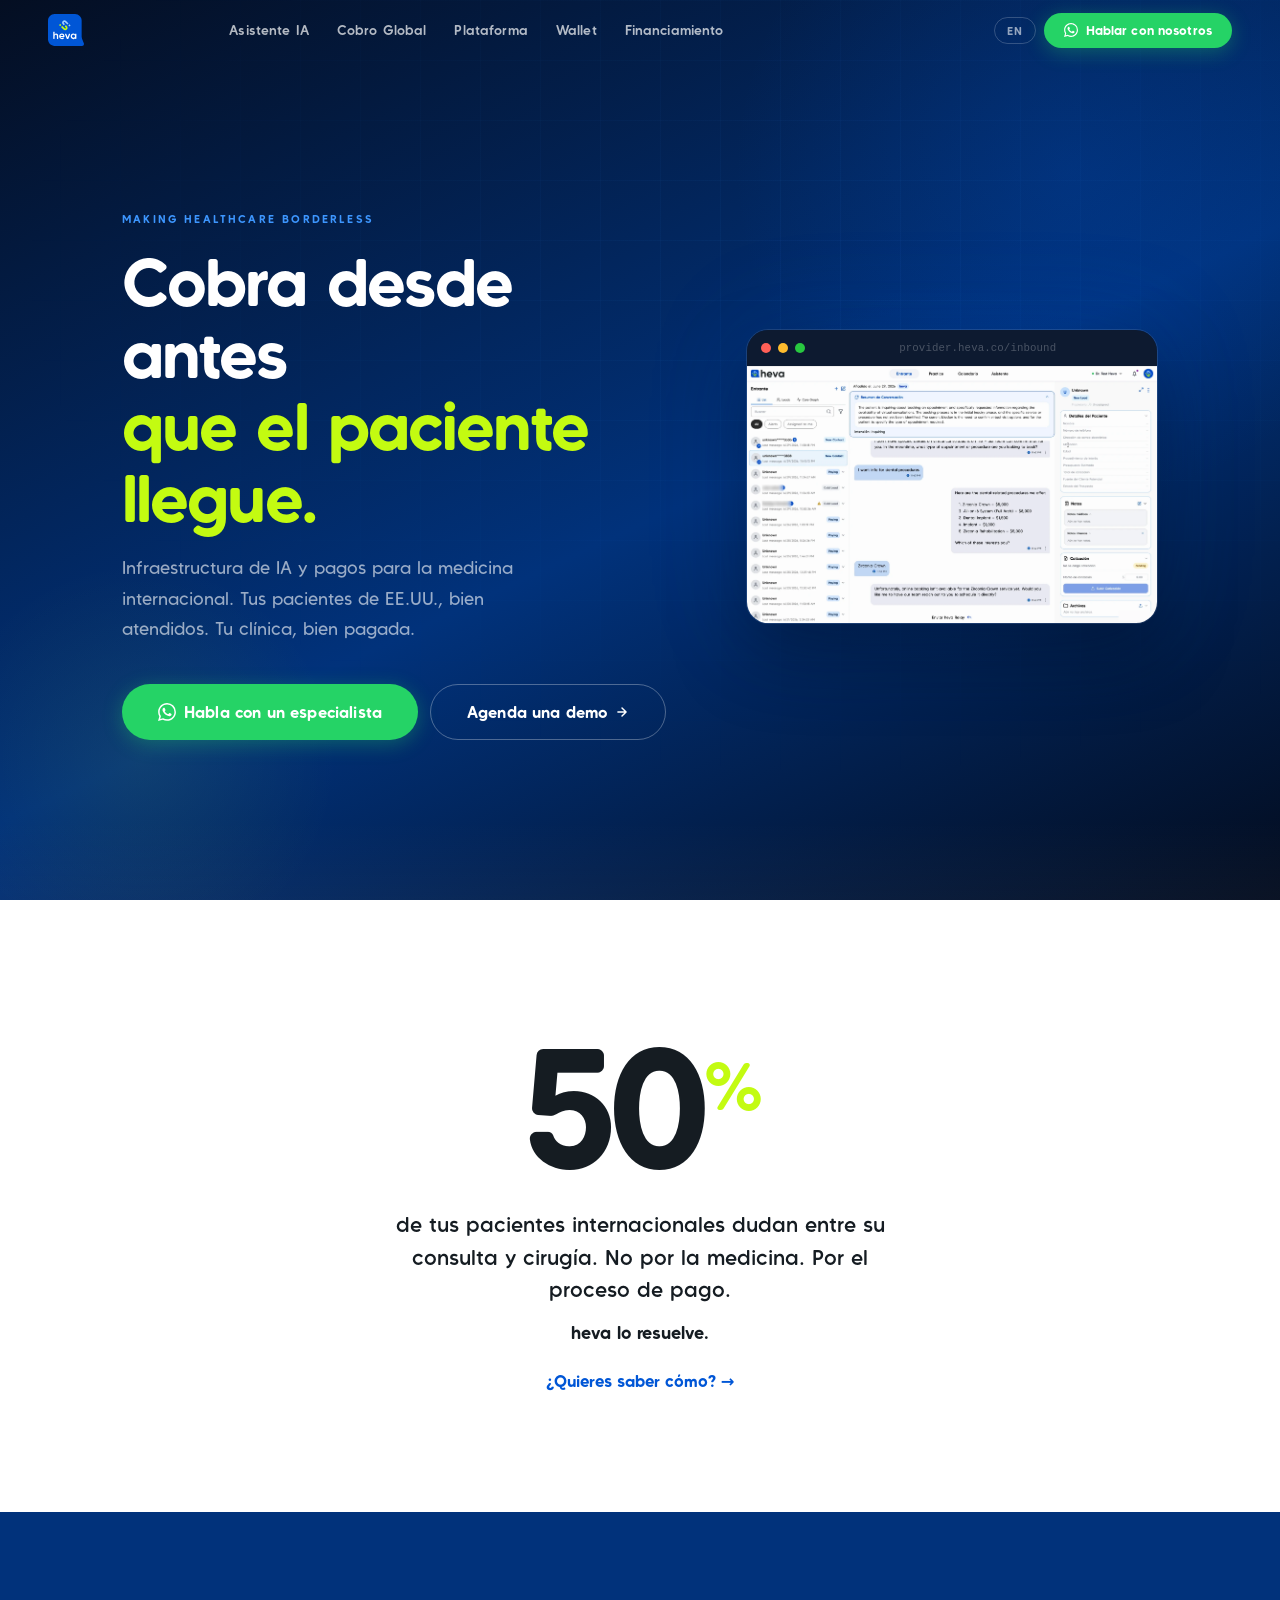
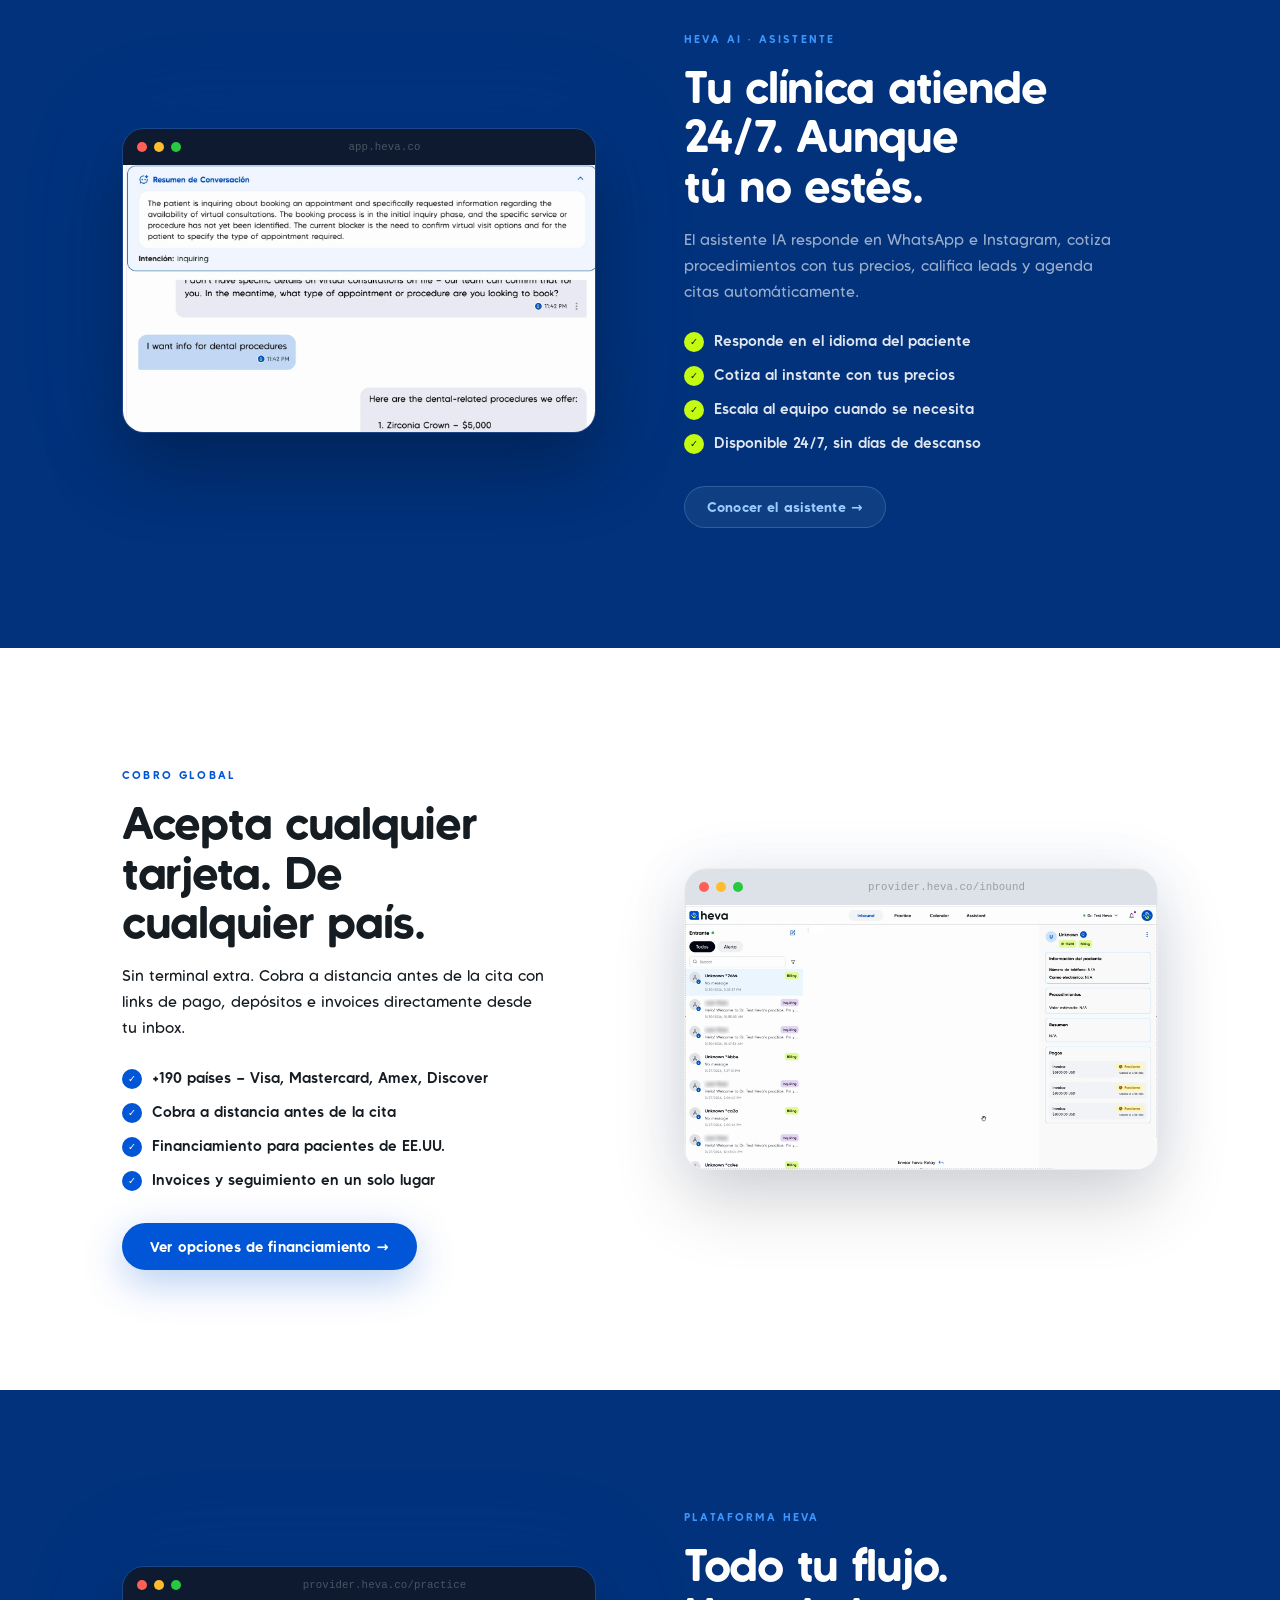
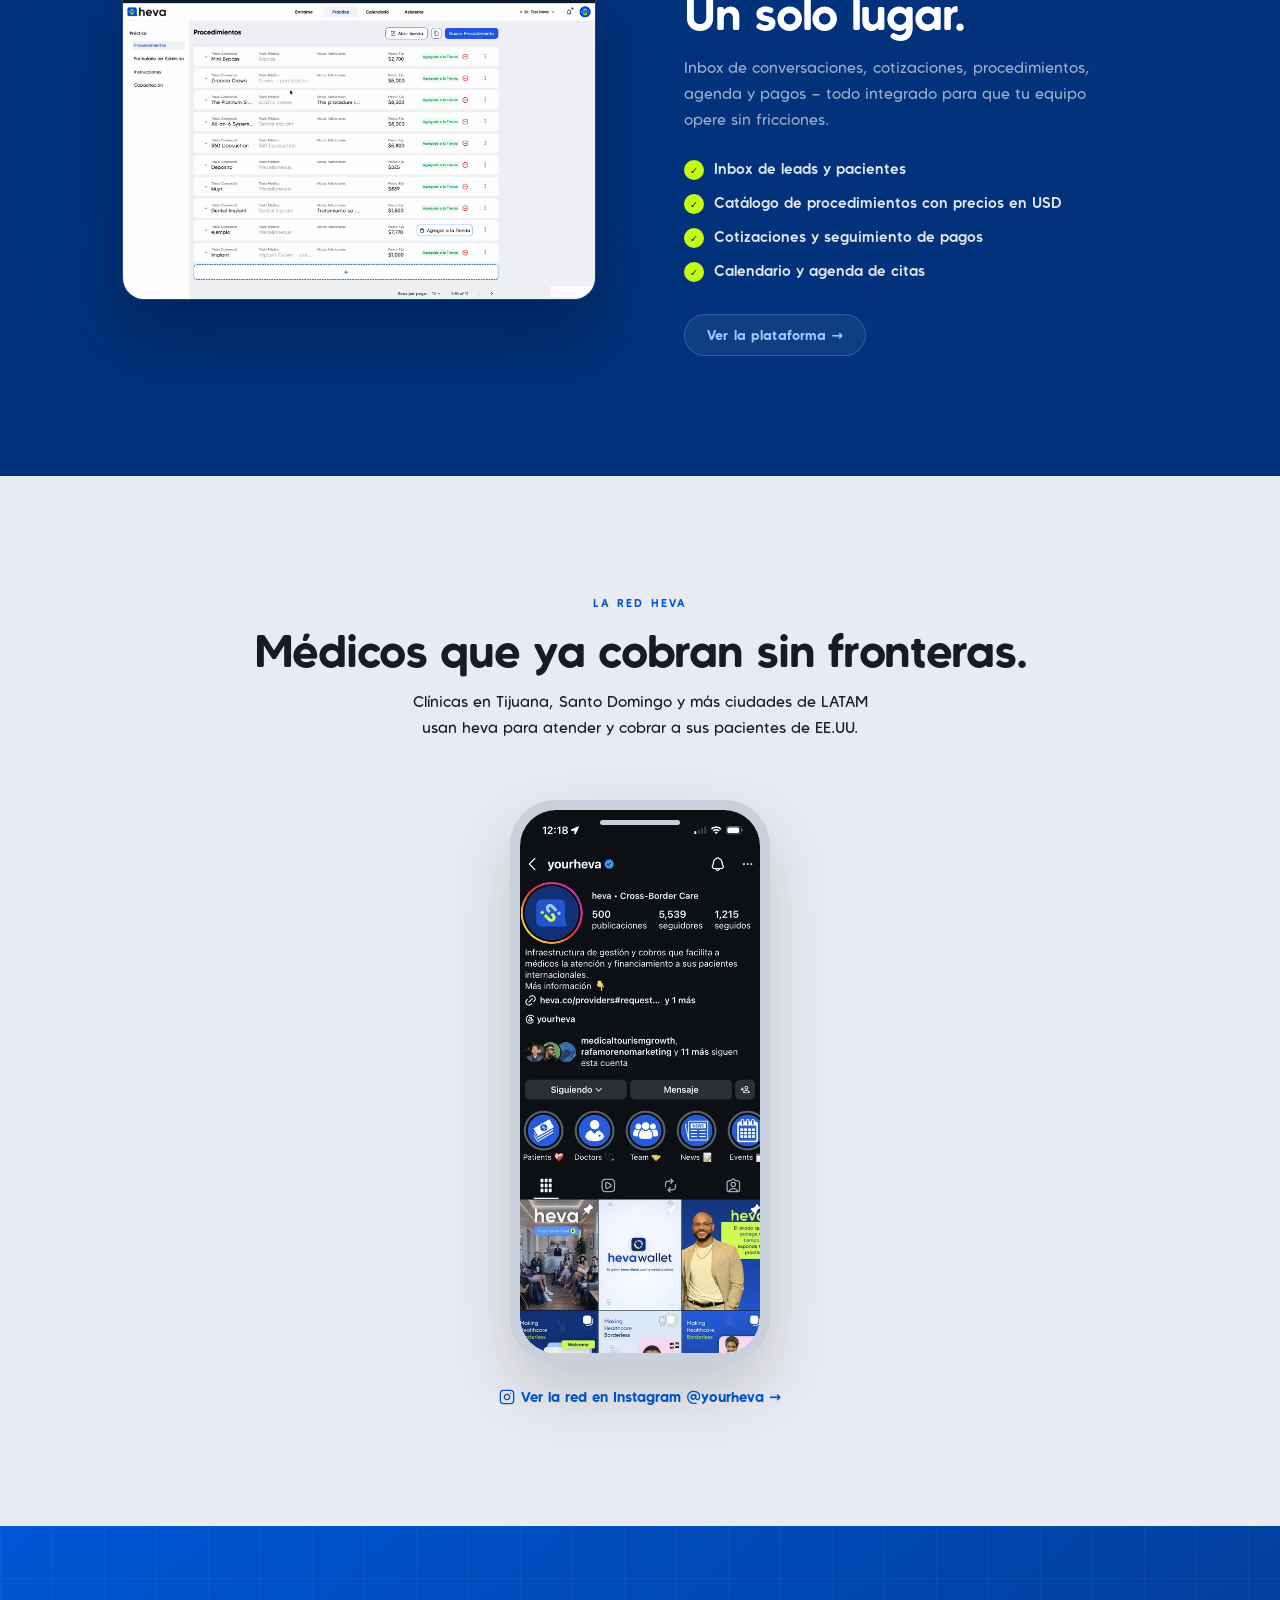
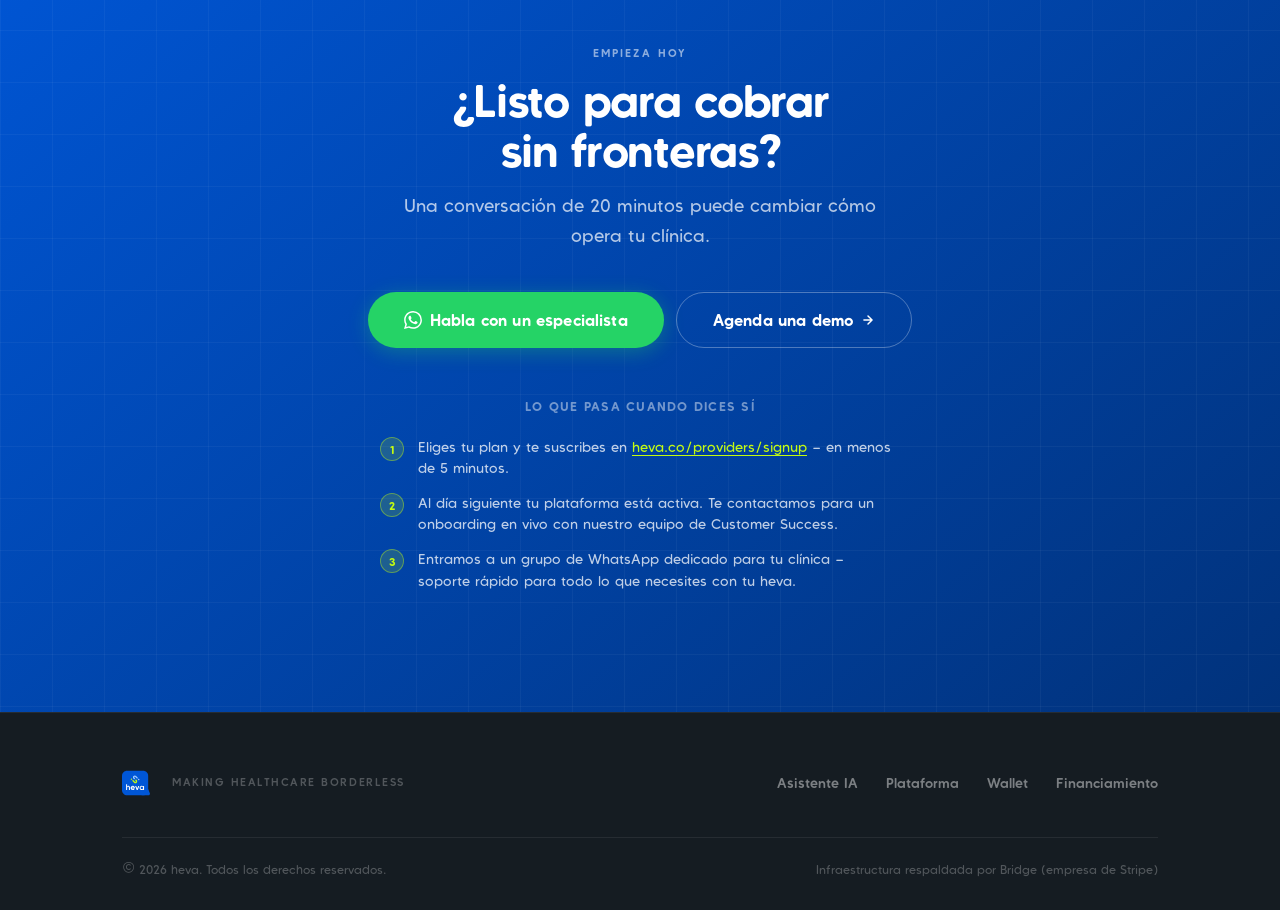
<file: index.html>
<!DOCTYPE html>
<html lang="es">
<head>
  <meta charset="UTF-8">
  <meta name="viewport" content="width=device-width, initial-scale=1, viewport-fit=cover">
  <title>heva — Making Healthcare Borderless</title>

  <!-- SEO -->
  <meta name="description" content="Infraestructura de IA y pagos para la medicina internacional. Cobra desde antes que el paciente llegue. Acepta tarjetas de +190 países, asistente IA 24/7 y gestión de tu clínica en un solo lugar.">
  <meta name="robots" content="index, follow">

  <!-- Open Graph -->
  <meta property="og:title"       content="heva — Cobra desde antes que el paciente llegue">
  <meta property="og:description" content="Infraestructura de IA y pagos para la medicina internacional. Asistente 24/7, cobro global y gestión de tu clínica en un solo lugar.">
  <meta property="og:image"       content="https://heva-site.pages.dev/og-cover.png?v=4">
  <meta property="og:image:width"  content="1200">
  <meta property="og:image:height" content="630">
  <meta property="og:url"         content="https://heva-site.pages.dev/">
  <meta property="og:type"        content="website">
  <meta property="og:locale"      content="es_MX">
  <meta name="twitter:card"       content="summary_large_image">
  <meta name="twitter:title"      content="heva — Cobra desde antes que el paciente llegue">
  <meta name="twitter:description" content="Infraestructura de IA y pagos para la medicina internacional.">
  <meta name="twitter:image"      content="https://heva-site.pages.dev/og-cover.png?v=4">

  <!-- PWA -->
  <link rel="manifest" href="./manifest.webmanifest">
  <meta name="theme-color" content="#0056D6">
  <meta name="apple-mobile-web-app-capable" content="yes">
  <meta name="apple-mobile-web-app-status-bar-style" content="black-translucent">
  <meta name="apple-mobile-web-app-title" content="heva">
  <link rel="apple-touch-icon" href="./Submark-Colors-Primary.svg">

  <!-- Favicon -->
  <link rel="icon" href="./Submark-Colors-Primary.svg" type="image/svg+xml">

  <!-- Fonts: Made Carving Soft (brand font) + Quicksand fallback -->
  <link rel="preconnect" href="https://fonts.googleapis.com">
  <link rel="preconnect" href="https://fonts.gstatic.com" crossorigin>
  <link href="https://fonts.googleapis.com/css2?family=Quicksand:wght@500;600;700&display=swap" rel="stylesheet">

  <!-- Styles -->
  <link rel="stylesheet" href="./css/main.css">
</head>
<body>

  <!-- ══════════════════════════════════════════
       NAV
  ══════════════════════════════════════════ -->
  <nav class="nav" id="nav" role="navigation" aria-label="Navegación principal">
    <div class="nav__inner">

      <a href="/" class="nav__logo" aria-label="heva — inicio">
        <img src="./Submark-Colors-Primary.svg" alt="" width="34" height="30" loading="eager">
        
      </a>

      <div class="nav__links" role="menubar">
        <a href="./asistente.html"     role="menuitem" data-t="nav-ai">Asistente IA</a>
        <a href="./#cobro"             role="menuitem" data-t="nav-cobro">Cobro Global</a>
        <a href="./plataforma.html"    role="menuitem" data-t="nav-plat">Plataforma</a>
        <a href="./wallet.html"        role="menuitem" data-t="nav-wallet">Wallet</a>
        <a href="./financiamiento.html" role="menuitem" data-t="nav-fin">Financiamiento</a>
      </div>

      <div class="nav__actions">
        <button class="lang-btn" id="langBtn" aria-label="Cambiar idioma">EN</button>
        <a href="https://wa.me/526647352121?text=Hola%2C%20me%20interesa%20saber%20m%C3%A1s%20sobre%20heva"
           class="btn btn-wa btn-sm"
           target="_blank" rel="noopener noreferrer"
           aria-label="Contactar por WhatsApp">
          <svg width="14" height="14" viewBox="0 0 24 24" fill="currentColor" aria-hidden="true">
            <path d="M17.472 14.382c-.297-.149-1.758-.867-2.03-.967-.273-.099-.471-.148-.67.15-.197.297-.767.966-.94 1.164-.173.199-.347.223-.644.075-.297-.15-1.255-.463-2.39-1.475-.883-.788-1.48-1.761-1.653-2.059-.173-.297-.018-.458.13-.606.134-.133.298-.347.446-.52.149-.174.198-.298.298-.497.099-.198.05-.371-.025-.52-.075-.149-.669-1.612-.916-2.207-.242-.579-.487-.5-.669-.51-.173-.008-.371-.01-.57-.01-.198 0-.52.074-.792.372-.272.297-1.04 1.016-1.04 2.479 0 1.462 1.065 2.875 1.213 3.074.149.198 2.096 3.2 5.077 4.487.709.306 1.262.489 1.694.625.712.227 1.36.195 1.871.118.571-.085 1.758-.719 2.006-1.413.248-.694.248-1.289.173-1.413-.074-.124-.272-.198-.57-.347m-5.421 7.403h-.004a9.87 9.87 0 01-5.031-1.378l-.361-.214-3.741.982.998-3.648-.235-.374a9.86 9.86 0 01-1.51-5.26c.001-5.45 4.436-9.884 9.888-9.884 2.64 0 5.122 1.03 6.988 2.898a9.825 9.825 0 012.893 6.994c-.003 5.45-4.437 9.884-9.885 9.884m8.413-18.297A11.815 11.815 0 0012.05 0C5.495 0 .16 5.335.157 11.892c0 2.096.547 4.142 1.588 5.945L.057 24l6.305-1.654a11.882 11.882 0 005.683 1.448h.005c6.554 0 11.89-5.335 11.893-11.893a11.821 11.821 0 00-3.48-8.413z"/>
          </svg>
          <span data-t="nav-cta">Hablar con nosotros</span>
        </a>
        <button class="nav__burger" id="burger" aria-label="Abrir menú" aria-expanded="false">
          <span></span><span></span><span></span>
        </button>
      </div>
    </div>

    <!-- Mobile drawer -->
    <div class="nav__drawer" id="drawer" role="menu">
      <a href="./asistente.html"      data-t="nav-ai">Asistente IA</a>
      <a href="./#cobro"              data-t="nav-cobro">Cobro Global</a>
      <a href="./plataforma.html"     data-t="nav-plat">Plataforma</a>
      <a href="./wallet.html"         data-t="nav-wallet">Wallet</a>
      <a href="./financiamiento.html" data-t="nav-fin">Financiamiento</a>
      <button class="lang-btn" id="langBtnMobile" style="align-self:flex-start;margin-top:8px">EN</button>
      <a href="https://wa.me/526647352121?text=Hola%2C%20me%20interesa%20saber%20m%C3%A1s%20sobre%20heva"
         class="btn btn-wa"
         target="_blank" rel="noopener noreferrer">
        <svg width="16" height="16" viewBox="0 0 24 24" fill="currentColor" aria-hidden="true">
          <path d="M17.472 14.382c-.297-.149-1.758-.867-2.03-.967-.273-.099-.471-.148-.67.15-.197.297-.767.966-.94 1.164-.173.199-.347.223-.644.075-.297-.15-1.255-.463-2.39-1.475-.883-.788-1.48-1.761-1.653-2.059-.173-.297-.018-.458.13-.606.134-.133.298-.347.446-.52.149-.174.198-.298.298-.497.099-.198.05-.371-.025-.52-.075-.149-.669-1.612-.916-2.207-.242-.579-.487-.5-.669-.51-.173-.008-.371-.01-.57-.01-.198 0-.52.074-.792.372-.272.297-1.04 1.016-1.04 2.479 0 1.462 1.065 2.875 1.213 3.074.149.198 2.096 3.2 5.077 4.487.709.306 1.262.489 1.694.625.712.227 1.36.195 1.871.118.571-.085 1.758-.719 2.006-1.413.248-.694.248-1.289.173-1.413-.074-.124-.272-.198-.57-.347m-5.421 7.403h-.004a9.87 9.87 0 01-5.031-1.378l-.361-.214-3.741.982.998-3.648-.235-.374a9.86 9.86 0 01-1.51-5.26c.001-5.45 4.436-9.884 9.888-9.884 2.64 0 5.122 1.03 6.988 2.898a9.825 9.825 0 012.893 6.994c-.003 5.45-4.437 9.884-9.885 9.884m8.413-18.297A11.815 11.815 0 0012.05 0C5.495 0 .16 5.335.157 11.892c0 2.096.547 4.142 1.588 5.945L.057 24l6.305-1.654a11.882 11.882 0 005.683 1.448h.005c6.554 0 11.89-5.335 11.893-11.893a11.821 11.821 0 00-3.48-8.413z"/>
        </svg>
        <span data-t="nav-cta">Hablar con nosotros</span>
      </a>
    </div>
  </nav>


  <!-- ══════════════════════════════════════════
       HERO
  ══════════════════════════════════════════ -->
  <section class="hero" id="inicio">
    <div class="hero__orb"   aria-hidden="true"></div>
    <div class="hero__orb-2" aria-hidden="true"></div>

    <div class="wrap">
      <div class="hero__grid">

        <!-- Copy -->
        <div class="hero__copy">
          <span class="eyebrow reveal" data-t="hero-eye">Making Healthcare Borderless</span>

          <h1 class="hero__title reveal d1">
            <span data-t="hero-h1a">Cobra desde antes</span> <br>
            <span class="accent" data-t="hero-h1b">que el paciente llegue.</span>
          </h1>

          <p class="hero__sub reveal d2" data-t="hero-sub">
            Infraestructura de IA y pagos para la medicina internacional. Tus pacientes de EE.UU., bien atendidos. Tu clínica, bien pagada.
          </p>

          <div class="hero__ctas reveal d3">
            <a href="https://wa.me/526647352121?text=Hola%2C%20me%20interesa%20saber%20m%C3%A1s%20sobre%20heva"
               class="btn btn-wa btn-lg"
               target="_blank" rel="noopener noreferrer">
              <svg width="18" height="18" viewBox="0 0 24 24" fill="currentColor" aria-hidden="true">
                <path d="M17.472 14.382c-.297-.149-1.758-.867-2.03-.967-.273-.099-.471-.148-.67.15-.197.297-.767.966-.94 1.164-.173.199-.347.223-.644.075-.297-.15-1.255-.463-2.39-1.475-.883-.788-1.48-1.761-1.653-2.059-.173-.297-.018-.458.13-.606.134-.133.298-.347.446-.52.149-.174.198-.298.298-.497.099-.198.05-.371-.025-.52-.075-.149-.669-1.612-.916-2.207-.242-.579-.487-.5-.669-.51-.173-.008-.371-.01-.57-.01-.198 0-.52.074-.792.372-.272.297-1.04 1.016-1.04 2.479 0 1.462 1.065 2.875 1.213 3.074.149.198 2.096 3.2 5.077 4.487.709.306 1.262.489 1.694.625.712.227 1.36.195 1.871.118.571-.085 1.758-.719 2.006-1.413.248-.694.248-1.289.173-1.413-.074-.124-.272-.198-.57-.347m-5.421 7.403h-.004a9.87 9.87 0 01-5.031-1.378l-.361-.214-3.741.982.998-3.648-.235-.374a9.86 9.86 0 01-1.51-5.26c.001-5.45 4.436-9.884 9.888-9.884 2.64 0 5.122 1.03 6.988 2.898a9.825 9.825 0 012.893 6.994c-.003 5.45-4.437 9.884-9.885 9.884m8.413-18.297A11.815 11.815 0 0012.05 0C5.495 0 .16 5.335.157 11.892c0 2.096.547 4.142 1.588 5.945L.057 24l6.305-1.654a11.882 11.882 0 005.683 1.448h.005c6.554 0 11.89-5.335 11.893-11.893a11.821 11.821 0 00-3.48-8.413z"/>
              </svg>
              <span data-t="hero-wa">Habla con un especialista</span>
            </a>
            <a href="https://calendly.com/evalles-heva/30min"
               class="btn btn-outline btn-lg"
               target="_blank" rel="noopener noreferrer">
              <span data-t="hero-demo">Agenda una demo</span>
              <svg width="14" height="14" viewBox="0 0 24 24" fill="none" stroke="currentColor" stroke-width="2.5" stroke-linecap="round" stroke-linejoin="round" aria-hidden="true"><path d="M5 12h14M12 5l7 7-7 7"/></svg>
            </a>
          </div>
        </div>

        <!-- Product visual -->
        <div class="hero__visual reveal d2">
          <div class="win-frame" style="max-width:580px">
            <div class="win-frame__bar win-frame__bar--dark">
              <span class="win-frame__dot"></span>
              <span class="win-frame__dot"></span>
              <span class="win-frame__dot"></span>
              <span class="win-frame__url">provider.heva.co/inbound</span>
            </div>
            <img src="./screenshots/producto_inbox_asistente_anon.webp"
                 alt="heva — inbox con resumen de conversación IA y detalles del paciente"
                 loading="eager"
                 width="1710" height="1073">
          </div>
        </div>

      </div>
    </div>
  </section>


  <!-- ══════════════════════════════════════════
       STAT HOOK
  ══════════════════════════════════════════ -->
  <section class="stat-hook light-s" aria-label="Por qué heva">
    <div class="wrap wrap--sm">
      <p class="stat-hook__num reveal">
        50<span class="sup">%</span>
      </p>
      <p class="stat-hook__text reveal d1" data-t="hook-text">
        de tus pacientes internacionales dudan entre su consulta y cirugía. No por la medicina. Por el proceso de pago.
      </p>
      <p class="stat-hook__coda reveal d2" data-t="hook-coda">heva lo resuelve.</p>
      <a href="./financiamiento.html" class="reveal d3" data-t="hook-cta" style="display:inline-block; margin-top:22px; color:var(--blue); font-weight:700; text-decoration:none; font-size:1.02rem;">¿Quieres saber cómo? →</a>
    </div>
  </section>


  <!-- ══════════════════════════════════════════
       FEATURE 1 — ASISTENTE IA
  ══════════════════════════════════════════ -->
  <section class="feature dark-s" id="asistente" aria-label="Asistente IA">
    <div class="wrap">
      <div class="feature__grid flip">

        <div class="f-copy reveal">
          <span class="eyebrow" data-t="ai-eye">heva AI · Asistente</span>
          <h2 data-t="ai-h2">Tu clínica atiende 24/7. Aunque tú no estés.</h2>
          <p class="muted" data-t="ai-p">
            El asistente IA responde en WhatsApp e Instagram, cotiza procedimientos con tus precios, califica leads y agenda citas automáticamente.
          </p>
          <ul class="f-bullets">
            <li>
              <span class="bullet-icon bullet-lime" aria-hidden="true">✓</span>
              <span data-t="ai-b1">Responde en el idioma del paciente</span>
            </li>
            <li>
              <span class="bullet-icon bullet-lime" aria-hidden="true">✓</span>
              <span data-t="ai-b2">Cotiza al instante con tus precios</span>
            </li>
            <li>
              <span class="bullet-icon bullet-lime" aria-hidden="true">✓</span>
              <span data-t="ai-b3">Escala al equipo cuando se necesita</span>
            </li>
            <li>
              <span class="bullet-icon bullet-lime" aria-hidden="true">✓</span>
              <span data-t="ai-b4">Disponible 24/7, sin días de descanso</span>
            </li>
          </ul>
          <a href="./asistente.html" class="btn btn-ghost" data-t="ai-cta">Conocer el asistente →</a>
        </div>

        <div class="f-visual reveal d2">
          <div class="win-frame">
            <div class="win-frame__bar win-frame__bar--dark">
              <span class="win-frame__dot"></span>
              <span class="win-frame__dot"></span>
              <span class="win-frame__dot"></span>
              <span class="win-frame__url">app.heva.co</span>
            </div>
            <img src="./screenshots/producto_asistente_resumen_anon.webp"
                 alt="heva AI — resumen de conversación e intención detectada por el asistente"
                 loading="lazy"
                 width="1400" height="793">
          </div>
        </div>

      </div>
    </div>
  </section>


  <!-- ══════════════════════════════════════════
       FEATURE 2 — COBRO GLOBAL
  ══════════════════════════════════════════ -->
  <section class="feature light-s" id="cobro" aria-label="Cobro Global">
    <div class="wrap">
      <div class="feature__grid">

        <div class="f-copy reveal">
          <span class="eyebrow" data-t="cobro-eye">Cobro Global</span>
          <h2 data-t="cobro-h2">Acepta cualquier tarjeta. De cualquier país.</h2>
          <p data-t="cobro-p">
            Sin terminal extra. Cobra a distancia antes de la cita con links de pago, depósitos e invoices directamente desde tu inbox.
          </p>
          <ul class="f-bullets">
            <li>
              <span class="bullet-icon bullet-blue" aria-hidden="true">✓</span>
              <span data-t="cobro-b1">+190 países — Visa, Mastercard, Amex, Discover</span>
            </li>
            <li>
              <span class="bullet-icon bullet-blue" aria-hidden="true">✓</span>
              <span data-t="cobro-b2">Cobra a distancia antes de la cita</span>
            </li>
            <li>
              <span class="bullet-icon bullet-blue" aria-hidden="true">✓</span>
              <span data-t="cobro-b3">Financiamiento para pacientes de EE.UU.</span>
            </li>
            <li>
              <span class="bullet-icon bullet-blue" aria-hidden="true">✓</span>
              <span data-t="cobro-b4">Invoices y seguimiento en un solo lugar</span>
            </li>
          </ul>
          <a href="./financiamiento.html" class="btn btn-primary" data-t="cobro-cta">Ver opciones de financiamiento →</a>
        </div>

        <div class="f-visual reveal d2">
          <div class="win-frame win-frame--light">
            <div class="win-frame__bar win-frame__bar--light">
              <span class="win-frame__dot"></span>
              <span class="win-frame__dot"></span>
              <span class="win-frame__dot"></span>
              <span class="win-frame__url">provider.heva.co/inbound</span>
            </div>
            <img src="./screenshots/producto_pagos_invoices_anon.webp"
                 alt="heva — pagos e invoices con seguimiento de estado, cobro a distancia"
                 loading="lazy"
                 width="1710" height="957">
          </div>
        </div>

      </div>
    </div>
  </section>


  <!-- ══════════════════════════════════════════
       FEATURE 3 — PLATAFORMA
  ══════════════════════════════════════════ -->
  <section class="feature dark-s" id="plataforma" aria-label="Plataforma heva">
    <div class="wrap">
      <div class="feature__grid flip">

        <div class="f-copy reveal">
          <span class="eyebrow" data-t="plat-eye">Plataforma heva</span>
          <h2 data-t="plat-h2">Todo tu flujo. Un solo lugar.</h2>
          <p class="muted" data-t="plat-p">
            Inbox de conversaciones, cotizaciones, procedimientos, agenda y pagos — todo integrado para que tu equipo opere sin&nbsp;fricciones.
          </p>
          <ul class="f-bullets">
            <li>
              <span class="bullet-icon bullet-lime" aria-hidden="true">✓</span>
              <span data-t="plat-b1">Inbox de leads y pacientes</span>
            </li>
            <li>
              <span class="bullet-icon bullet-lime" aria-hidden="true">✓</span>
              <span data-t="plat-b2">Catálogo de procedimientos con precios en USD</span>
            </li>
            <li>
              <span class="bullet-icon bullet-lime" aria-hidden="true">✓</span>
              <span data-t="plat-b3">Cotizaciones y seguimiento de pagos</span>
            </li>
            <li>
              <span class="bullet-icon bullet-lime" aria-hidden="true">✓</span>
              <span data-t="plat-b4">Calendario y agenda de citas</span>
            </li>
          </ul>
          <a href="./plataforma.html" class="btn btn-ghost" data-t="plat-cta">Ver la plataforma →</a>
        </div>

        <div class="f-visual reveal d2">
          <div class="win-frame">
            <div class="win-frame__bar win-frame__bar--dark">
              <span class="win-frame__dot"></span>
              <span class="win-frame__dot"></span>
              <span class="win-frame__dot"></span>
              <span class="win-frame__url">provider.heva.co/practice</span>
            </div>
            <img src="./screenshots/producto_procedimientos_anon.webp"
                 alt="heva — catálogo de procedimientos y precios en USD"
                 loading="lazy"
                 width="1710" height="1073">
          </div>
        </div>

      </div>
    </div>
  </section>


  <!-- ══════════════════════════════════════════
       LA RED HEVA — INSTAGRAM
  ══════════════════════════════════════════ -->
  <section class="red-heva grey-s" id="red" aria-label="La red heva">
    <div class="wrap">
      <div class="red-heva__header reveal">
        <span class="eyebrow" data-t="red-eye">La red heva</span>
        <h2 data-t="red-h2">Médicos que ya cobran sin fronteras.</h2>
        <p class="muted" data-t="red-p">
          Clínicas en Tijuana, Santo Domingo y más ciudades de LATAM usan heva para atender y cobrar a sus pacientes de EE.UU.
        </p>
      </div>

      <div class="ig-wrap reveal d1">
        <a class="ig-link"
           href="https://instagram.com/yourheva"
           target="_blank" rel="noopener noreferrer"
           aria-label="Ver la red heva en Instagram @yourheva">
          <div class="phone-frame phone-frame--light">
            <picture>
              <source srcset="./screenshots/ig-grid.webp" type="image/webp">
              <img src="./screenshots/ig-grid.jpg"
                   alt="Instagram @yourheva — la red de médicos que ya usan heva"
                   loading="lazy"
                   width="480" height="1044">
            </picture>
          </div>
          <span class="ig-cta">
            <svg width="16" height="16" viewBox="0 0 24 24" fill="none" stroke="currentColor" stroke-width="2" stroke-linecap="round" stroke-linejoin="round" aria-hidden="true">
              <rect x="2" y="2" width="20" height="20" rx="5" ry="5"></rect>
              <path d="M16 11.37A4 4 0 1 1 12.63 8 4 4 0 0 1 16 11.37z"></path>
              <line x1="17.5" y1="6.5" x2="17.51" y2="6.5"></line>
            </svg>
            <span data-t="red-cta">Ver la red en Instagram @yourheva →</span>
          </span>
        </a>
      </div>
    </div>
  </section>


  <!-- ══════════════════════════════════════════
       CTA FINAL
  ══════════════════════════════════════════ -->
  <section class="cta-final" id="demo" aria-label="Empieza con heva">
    <div class="wrap wrap--sm">
      <span class="eyebrow reveal" data-t="close-eye">Empieza hoy</span>
      <h2 class="reveal d1" data-t="close-h2">¿Listo para cobrar sin fronteras?</h2>
      <p class="sub reveal d2" data-t="close-p">
        Una conversación de 20 minutos puede cambiar cómo opera tu clínica.
      </p>
      <div class="cta-final__btns reveal d3">
        <a href="https://wa.me/526647352121?text=Hola%2C%20me%20interesa%20saber%20m%C3%A1s%20sobre%20heva"
           class="btn btn-wa btn-lg"
           target="_blank" rel="noopener noreferrer">
          <svg width="18" height="18" viewBox="0 0 24 24" fill="currentColor" aria-hidden="true">
            <path d="M17.472 14.382c-.297-.149-1.758-.867-2.03-.967-.273-.099-.471-.148-.67.15-.197.297-.767.966-.94 1.164-.173.199-.347.223-.644.075-.297-.15-1.255-.463-2.39-1.475-.883-.788-1.48-1.761-1.653-2.059-.173-.297-.018-.458.13-.606.134-.133.298-.347.446-.52.149-.174.198-.298.298-.497.099-.198.05-.371-.025-.52-.075-.149-.669-1.612-.916-2.207-.242-.579-.487-.5-.669-.51-.173-.008-.371-.01-.57-.01-.198 0-.52.074-.792.372-.272.297-1.04 1.016-1.04 2.479 0 1.462 1.065 2.875 1.213 3.074.149.198 2.096 3.2 5.077 4.487.709.306 1.262.489 1.694.625.712.227 1.36.195 1.871.118.571-.085 1.758-.719 2.006-1.413.248-.694.248-1.289.173-1.413-.074-.124-.272-.198-.57-.347m-5.421 7.403h-.004a9.87 9.87 0 01-5.031-1.378l-.361-.214-3.741.982.998-3.648-.235-.374a9.86 9.86 0 01-1.51-5.26c.001-5.45 4.436-9.884 9.888-9.884 2.64 0 5.122 1.03 6.988 2.898a9.825 9.825 0 012.893 6.994c-.003 5.45-4.437 9.884-9.885 9.884m8.413-18.297A11.815 11.815 0 0012.05 0C5.495 0 .16 5.335.157 11.892c0 2.096.547 4.142 1.588 5.945L.057 24l6.305-1.654a11.882 11.882 0 005.683 1.448h.005c6.554 0 11.89-5.335 11.893-11.893a11.821 11.821 0 00-3.48-8.413z"/>
          </svg>
          <span data-t="close-wa">Habla con un especialista</span>
        </a>
        <a href="https://calendly.com/evalles-heva/30min"
           class="btn btn-outline btn-lg"
           target="_blank" rel="noopener noreferrer">
          <span data-t="close-demo">Agenda una demo</span>
          <svg width="14" height="14" viewBox="0 0 24 24" fill="none" stroke="currentColor" stroke-width="2.5" stroke-linecap="round" stroke-linejoin="round" aria-hidden="true"><path d="M5 12h14M12 5l7 7-7 7"/></svg>
        </a>
      </div>

      <!-- Reassurance: what happens after yes -->
      <div class="cta-final__steps reveal d4" style="margin-top:48px; max-width:520px; margin-left:auto; margin-right:auto;">
        <p style="font-size:0.78rem; font-weight:700; letter-spacing:0.10em; text-transform:uppercase; color:rgba(255,255,255,0.45); margin-bottom:20px;" data-t="close-steps-title">Lo que pasa cuando dices sí</p>
        <div style="display:flex; flex-direction:column; gap:14px; text-align:left;">
          <div style="display:flex; align-items:flex-start; gap:14px;">
            <span style="width:24px; height:24px; border-radius:50%; background:rgba(195,251,17,0.15); border:1.5px solid rgba(195,251,17,0.4); display:flex; align-items:center; justify-content:center; flex-shrink:0; font-size:0.72rem; font-weight:700; color:var(--lime);">1</span>
            <span style="font-size:0.88rem; color:rgba(255,255,255,0.75); line-height:1.5;" data-t="close-step1">Eliges tu plan y te suscribes en <a href="https://heva.co/providers/signup" target="_blank" rel="noopener noreferrer" style="color:var(--lime); text-decoration:underline; text-underline-offset:3px;">heva.co/providers/signup</a> — en menos de 5 minutos.</span>
          </div>
          <div style="display:flex; align-items:flex-start; gap:14px;">
            <span style="width:24px; height:24px; border-radius:50%; background:rgba(195,251,17,0.15); border:1.5px solid rgba(195,251,17,0.4); display:flex; align-items:center; justify-content:center; flex-shrink:0; font-size:0.72rem; font-weight:700; color:var(--lime);">2</span>
            <span style="font-size:0.88rem; color:rgba(255,255,255,0.75); line-height:1.5;" data-t="close-step2">Al día siguiente tu plataforma está activa. Te contactamos para un onboarding en vivo con nuestro equipo de Customer Success.</span>
          </div>
          <div style="display:flex; align-items:flex-start; gap:14px;">
            <span style="width:24px; height:24px; border-radius:50%; background:rgba(195,251,17,0.15); border:1.5px solid rgba(195,251,17,0.4); display:flex; align-items:center; justify-content:center; flex-shrink:0; font-size:0.72rem; font-weight:700; color:var(--lime);">3</span>
            <span style="font-size:0.88rem; color:rgba(255,255,255,0.75); line-height:1.5;" data-t="close-step3">Entramos a un grupo de WhatsApp dedicado para tu clínica — soporte rápido para todo lo que necesites con tu heva.</span>
          </div>
        </div>
      </div>

    </div>
  </section>


  <!-- ══════════════════════════════════════════
       FOOTER
  ══════════════════════════════════════════ -->
  <footer class="footer" role="contentinfo">
    <div class="wrap">
      <div class="footer__top">
        <a href="/" class="footer__logo" aria-label="heva — inicio">
          <img src="./Submark-Colors-Primary.svg" alt="" width="28" height="25">
          
        </a>
        <p class="footer__tag" data-t="ft-tag">Making Healthcare Borderless</p>
        <nav class="footer__nav" aria-label="Footer">
          <a href="./asistente.html"     data-t="nav-ai">Asistente IA</a>
          <a href="./plataforma.html"    data-t="nav-plat">Plataforma</a>
          <a href="./wallet.html"        data-t="nav-wallet">Wallet</a>
          <a href="./financiamiento.html" data-t="nav-fin">Financiamiento</a>
        </nav>
      </div>
      <div class="footer__bottom">
        <p data-t="ft-c">© 2026 heva. Todos los derechos reservados.</p>
        <p>
          <span data-t="ft-stripe">Infraestructura respaldada por Bridge (empresa de Stripe)</span>
        </p>
      </div>
    </div>
  </footer>

  <script src="./js/main.js" defer></script>
</body>
</html>
</file>
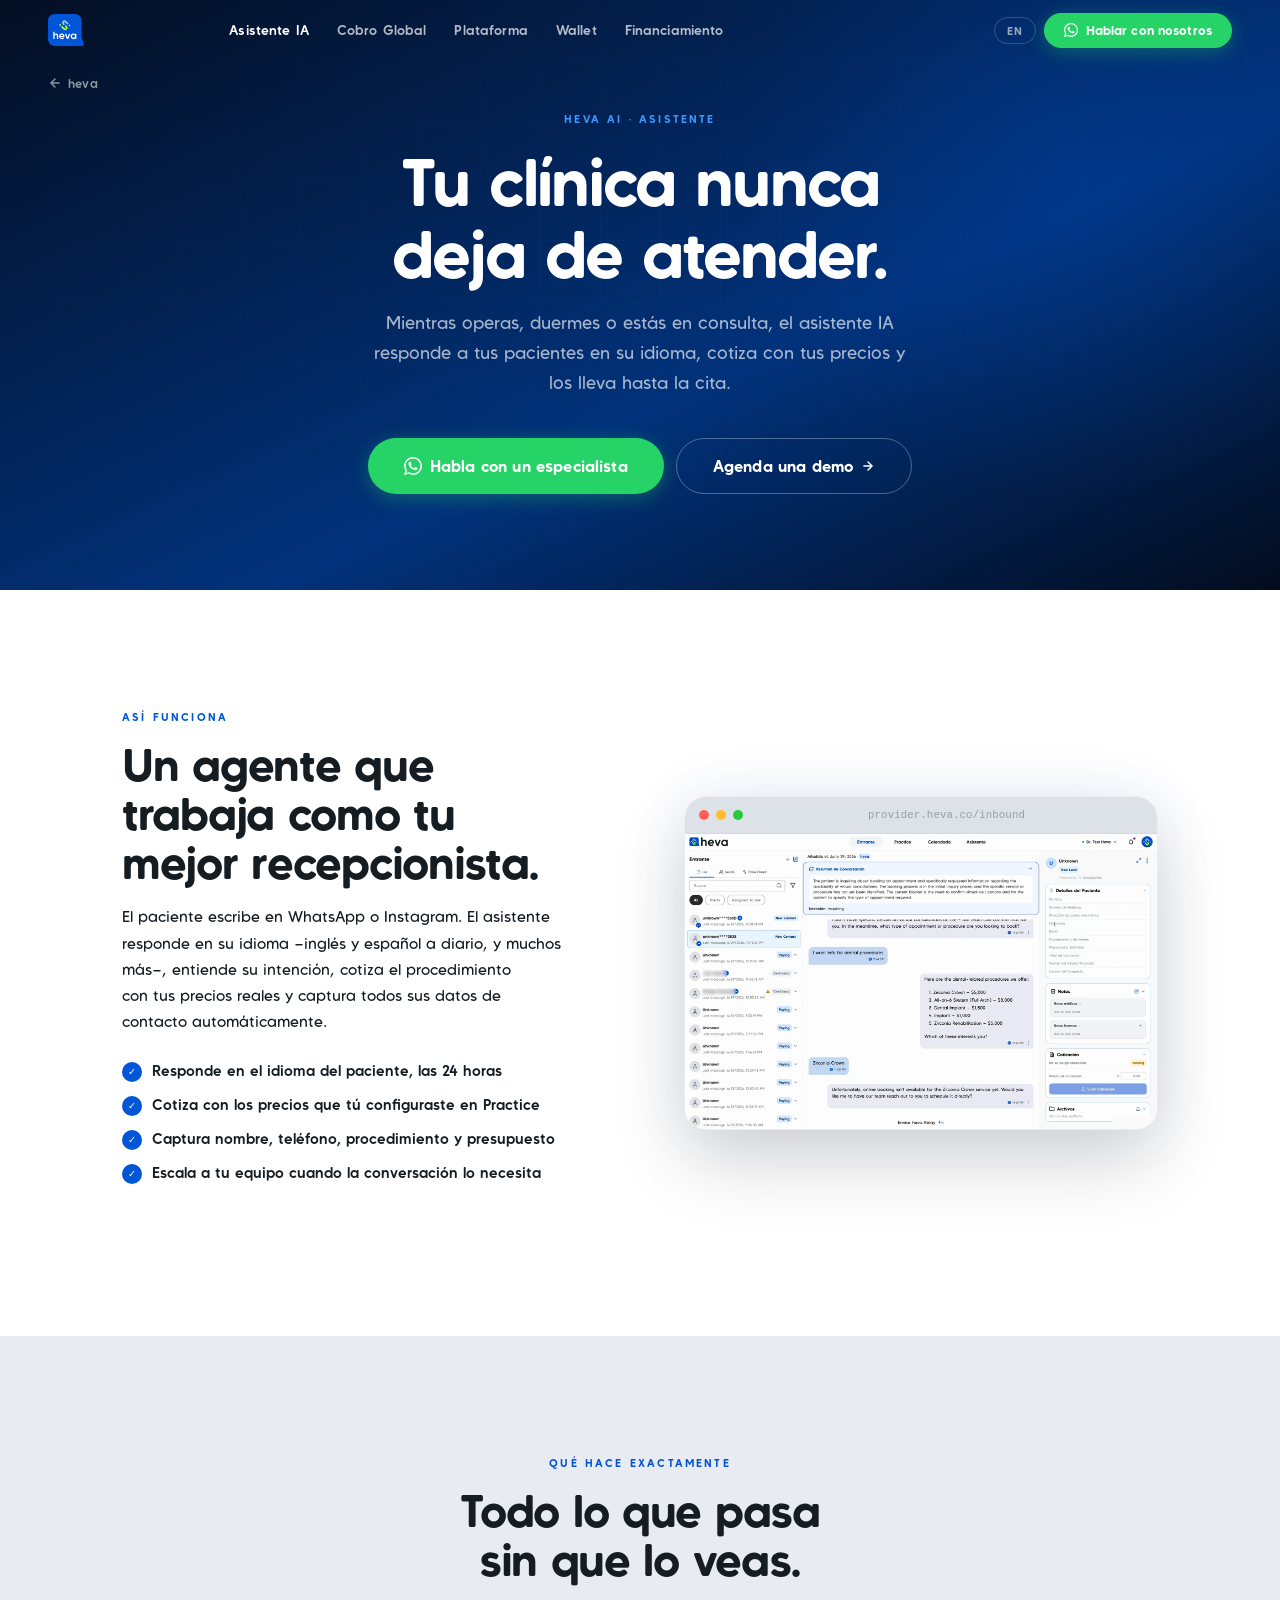
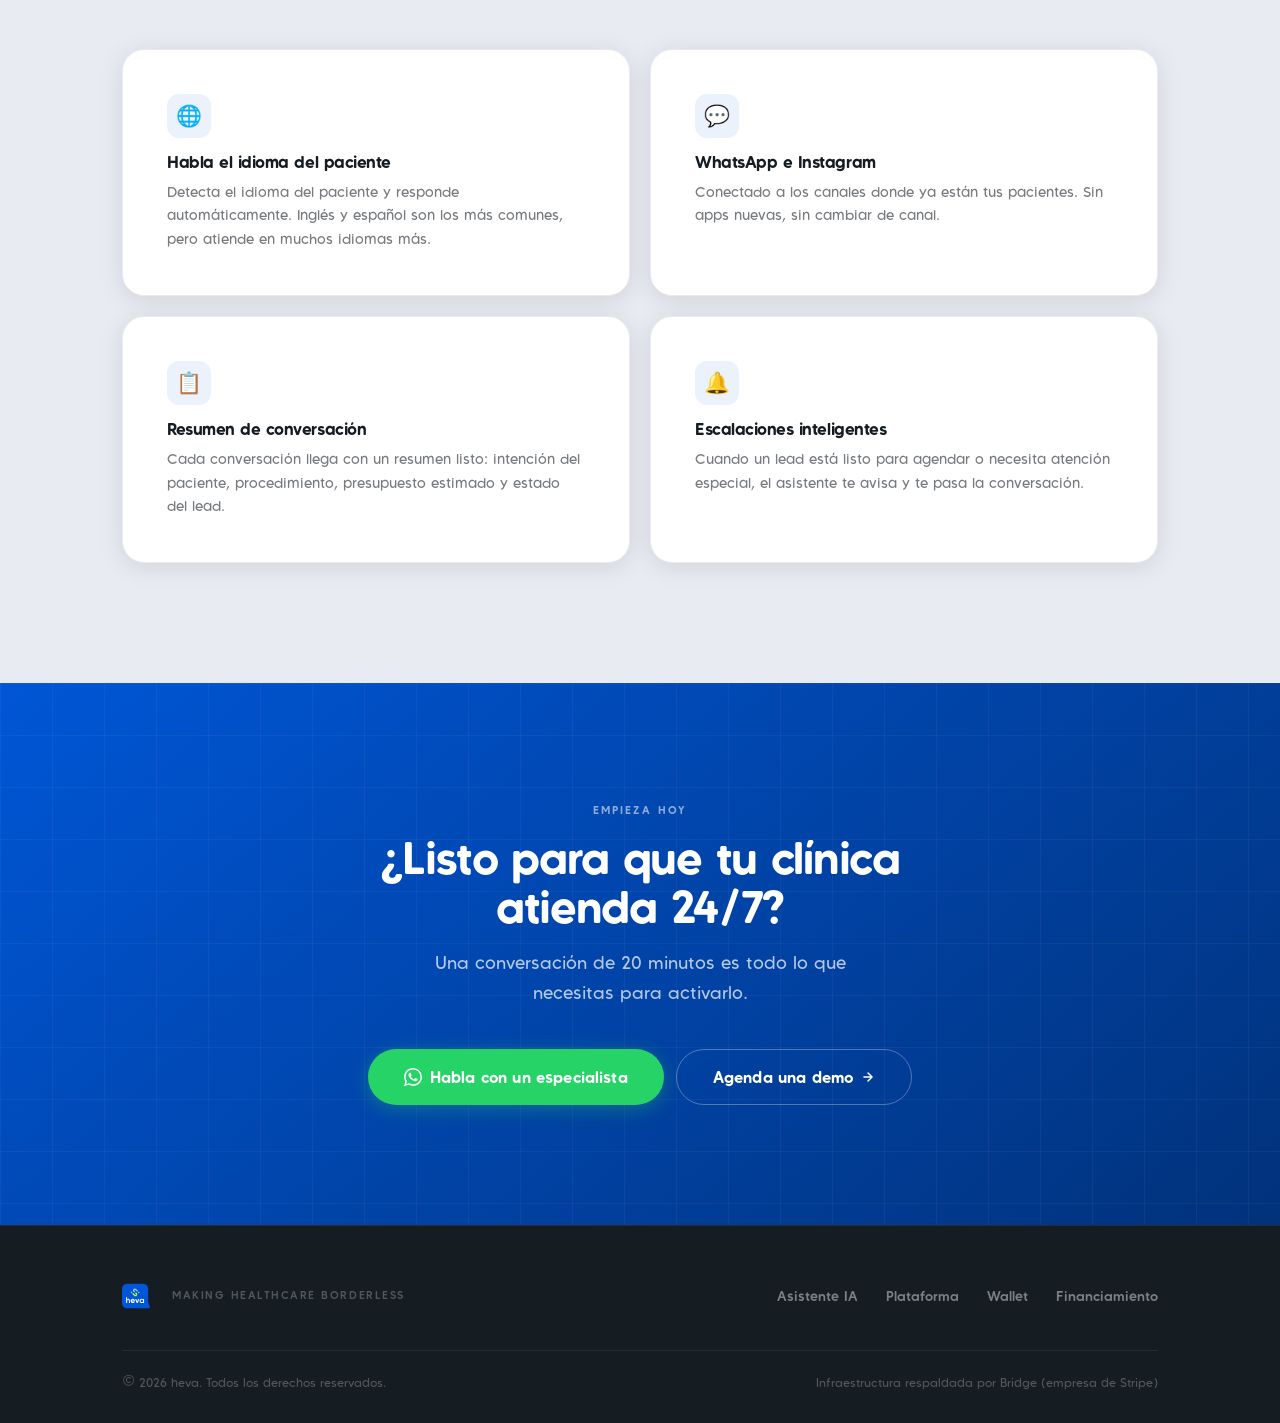
<file: asistente.html>
<!DOCTYPE html>
<html lang="es">
<head>
  <meta charset="UTF-8">
  <meta name="viewport" content="width=device-width, initial-scale=1, viewport-fit=cover">
  <title>heva AI — Tu clínica atiende 24/7</title>
  <meta name="description" content="El asistente IA de heva responde a tus pacientes de EE.UU. en WhatsApp e Instagram, cotiza procedimientos y agenda citas automáticamente. Tu clínica nunca para.">

  <meta property="og:title"       content="heva AI — Tu clínica atiende 24/7">
  <meta property="og:description" content="Asistente IA que atiende a tus pacientes internacionales en su idioma, cotiza y agenda automáticamente.">
  <meta property="og:image"       content="https://heva-site.pages.dev/og-cover.png?v=4">
  <meta property="og:image:width"  content="1200">
  <meta property="og:image:height" content="630">
  <meta property="og:type"        content="website">

  <link rel="manifest"     href="./manifest.webmanifest">
  <meta name="theme-color" content="#0056D6">
  <link rel="icon"         href="./Submark-Colors-Primary.svg" type="image/svg+xml">

  <link rel="preconnect" href="https://fonts.googleapis.com">
  <link rel="preconnect" href="https://fonts.gstatic.com" crossorigin>
  <link href="https://fonts.googleapis.com/css2?family=Quicksand:wght@500;600;700&display=swap" rel="stylesheet">
  <link rel="stylesheet" href="./css/main.css">
</head>
<body>

  <!-- NAV -->
  <nav class="nav" id="nav" role="navigation" aria-label="Navegación principal">
    <div class="nav__inner">
      <a href="./index.html" class="nav__logo" aria-label="heva — inicio">
        <img src="./Submark-Colors-Primary.svg" alt="" width="34" height="30" loading="eager">
        
      </a>
      <div class="nav__links" role="menubar">
        <a href="./asistente.html"      class="active" role="menuitem" data-t="nav-ai">Asistente IA</a>
        <a href="./index.html#cobro"    role="menuitem" data-t="nav-cobro">Cobro Global</a>
        <a href="./plataforma.html"     role="menuitem" data-t="nav-plat">Plataforma</a>
        <a href="./wallet.html"         role="menuitem" data-t="nav-wallet">Wallet</a>
        <a href="./financiamiento.html" role="menuitem" data-t="nav-fin">Financiamiento</a>
      </div>
      <div class="nav__actions">
        <button class="lang-btn" id="langBtn" aria-label="Cambiar idioma">EN</button>
        <a href="https://wa.me/526647352121?text=Hola%2C%20me%20interesa%20el%20asistente%20IA%20de%20heva"
           class="btn btn-wa btn-sm" target="_blank" rel="noopener noreferrer">
          <svg width="14" height="14" viewBox="0 0 24 24" fill="currentColor" aria-hidden="true"><path d="M17.472 14.382c-.297-.149-1.758-.867-2.03-.967-.273-.099-.471-.148-.67.15-.197.297-.767.966-.94 1.164-.173.199-.347.223-.644.075-.297-.15-1.255-.463-2.39-1.475-.883-.788-1.48-1.761-1.653-2.059-.173-.297-.018-.458.13-.606.134-.133.298-.347.446-.52.149-.174.198-.298.298-.497.099-.198.05-.371-.025-.52-.075-.149-.669-1.612-.916-2.207-.242-.579-.487-.5-.669-.51-.173-.008-.371-.01-.57-.01-.198 0-.52.074-.792.372-.272.297-1.04 1.016-1.04 2.479 0 1.462 1.065 2.875 1.213 3.074.149.198 2.096 3.2 5.077 4.487.709.306 1.262.489 1.694.625.712.227 1.36.195 1.871.118.571-.085 1.758-.719 2.006-1.413.248-.694.248-1.289.173-1.413-.074-.124-.272-.198-.57-.347m-5.421 7.403h-.004a9.87 9.87 0 01-5.031-1.378l-.361-.214-3.741.982.998-3.648-.235-.374a9.86 9.86 0 01-1.51-5.26c.001-5.45 4.436-9.884 9.888-9.884 2.64 0 5.122 1.03 6.988 2.898a9.825 9.825 0 012.893 6.994c-.003 5.45-4.437 9.884-9.885 9.884m8.413-18.297A11.815 11.815 0 0012.05 0C5.495 0 .16 5.335.157 11.892c0 2.096.547 4.142 1.588 5.945L.057 24l6.305-1.654a11.882 11.882 0 005.683 1.448h.005c6.554 0 11.89-5.335 11.893-11.893a11.821 11.821 0 00-3.48-8.413z"/></svg>
          <span data-t="nav-cta">Hablar con nosotros</span>
        </a>
        <button class="nav__burger" id="burger" aria-label="Abrir menú" aria-expanded="false">
          <span></span><span></span><span></span>
        </button>
      </div>
    </div>
    <div class="nav__drawer" id="drawer" role="menu">
      <a href="./asistente.html" data-t="nav-ai">Asistente IA</a>
      <a href="./index.html#cobro" data-t="nav-cobro">Cobro Global</a>
      <a href="./plataforma.html" data-t="nav-plat">Plataforma</a>
      <a href="./wallet.html" data-t="nav-wallet">Wallet</a>
      <a href="./financiamiento.html" data-t="nav-fin">Financiamiento</a>
      <button class="lang-btn" id="langBtnMobile" style="align-self:flex-start;margin-top:8px">EN</button>
      <a href="https://wa.me/526647352121?text=Hola%2C%20me%20interesa%20el%20asistente%20IA%20de%20heva"
         class="btn btn-wa" target="_blank" rel="noopener noreferrer" data-t="nav-cta">Hablar con nosotros</a>
    </div>
  </nav>

  <!-- BACK NAV -->
  <div class="back-nav" aria-label="Regresar al inicio">
    <div class="back-nav__inner">
      <a href="./index.html" class="back-link">
        <svg width="14" height="14" viewBox="0 0 24 24" fill="none" stroke="currentColor" stroke-width="2.5" stroke-linecap="round" stroke-linejoin="round" aria-hidden="true"><path d="M19 12H5M12 5l-7 7 7 7"/></svg>
        heva
      </a>
    </div>
  </div>


  <!-- HERO -->
  <section class="subpage-hero">
    <div class="hero__orb" aria-hidden="true"></div>
    <div class="wrap">
      <div class="subpage-hero__inner">
        <span class="eyebrow reveal" data-t="as-h-eye">heva AI · Asistente</span>
        <h1 class="reveal d1" data-t="as-h-h1">Tu clínica nunca <br>deja de atender.</h1>
        <p class="sub reveal d2" data-t="as-h-sub">
          Mientras operas, duermes o estás en consulta, el asistente IA responde a tus pacientes en su idioma, cotiza con tus precios y los lleva hasta la&nbsp;cita.
        </p>
        <div class="subpage-hero__ctas reveal d3">
          <a href="https://wa.me/526647352121?text=Hola%2C%20me%20interesa%20el%20asistente%20IA%20de%20heva"
             class="btn btn-wa btn-lg" target="_blank" rel="noopener noreferrer">
            <svg width="18" height="18" viewBox="0 0 24 24" fill="currentColor" aria-hidden="true"><path d="M17.472 14.382c-.297-.149-1.758-.867-2.03-.967-.273-.099-.471-.148-.67.15-.197.297-.767.966-.94 1.164-.173.199-.347.223-.644.075-.297-.15-1.255-.463-2.39-1.475-.883-.788-1.48-1.761-1.653-2.059-.173-.297-.018-.458.13-.606.134-.133.298-.347.446-.52.149-.174.198-.298.298-.497.099-.198.05-.371-.025-.52-.075-.149-.669-1.612-.916-2.207-.242-.579-.487-.5-.669-.51-.173-.008-.371-.01-.57-.01-.198 0-.52.074-.792.372-.272.297-1.04 1.016-1.04 2.479 0 1.462 1.065 2.875 1.213 3.074.149.198 2.096 3.2 5.077 4.487.709.306 1.262.489 1.694.625.712.227 1.36.195 1.871.118.571-.085 1.758-.719 2.006-1.413.248-.694.248-1.289.173-1.413-.074-.124-.272-.198-.57-.347m-5.421 7.403h-.004a9.87 9.87 0 01-5.031-1.378l-.361-.214-3.741.982.998-3.648-.235-.374a9.86 9.86 0 01-1.51-5.26c.001-5.45 4.436-9.884 9.888-9.884 2.64 0 5.122 1.03 6.988 2.898a9.825 9.825 0 012.893 6.994c-.003 5.45-4.437 9.884-9.885 9.884m8.413-18.297A11.815 11.815 0 0012.05 0C5.495 0 .16 5.335.157 11.892c0 2.096.547 4.142 1.588 5.945L.057 24l6.305-1.654a11.882 11.882 0 005.683 1.448h.005c6.554 0 11.89-5.335 11.893-11.893a11.821 11.821 0 00-3.48-8.413z"/></svg>
            <span data-t="hero-wa">Habla con un especialista</span>
          </a>
          <a href="https://calendly.com/evalles-heva/30min"
             class="btn btn-outline btn-lg" target="_blank" rel="noopener noreferrer">
            <span data-t="hero-demo">Agenda una demo</span>
            <svg width="14" height="14" viewBox="0 0 24 24" fill="none" stroke="currentColor" stroke-width="2.5" stroke-linecap="round" stroke-linejoin="round" aria-hidden="true"><path d="M5 12h14M12 5l7 7-7 7"/></svg>
          </a>
        </div>
      </div>
    </div>
  </section>


  <!-- HOW IT WORKS -->
  <section class="feature light-s">
    <div class="wrap">
      <div class="feature__grid">
        <div class="f-copy reveal">
          <span class="eyebrow" data-t="as-hiw-eye">Así funciona</span>
          <h2 data-t="as-hiw-h2">Un agente que trabaja como tu mejor recepcionista.</h2>
          <p data-t="as-hiw-p">
            El paciente escribe en WhatsApp o Instagram. El asistente responde en su idioma —inglés y español a diario, y muchos más—, entiende su intención, cotiza el procedimiento con tus precios reales y captura todos sus datos de contacto automáticamente.
          </p>
          <ul class="f-bullets">
            <li>
              <span class="bullet-icon bullet-blue" aria-hidden="true">✓</span>
              <span data-t="as-hiw-b1">Responde en el idioma del paciente, las 24 horas</span>
            </li>
            <li>
              <span class="bullet-icon bullet-blue" aria-hidden="true">✓</span>
              <span data-t="as-hiw-b2">Cotiza con los precios que tú configuraste en Practice</span>
            </li>
            <li>
              <span class="bullet-icon bullet-blue" aria-hidden="true">✓</span>
              <span data-t="as-hiw-b3">Captura nombre, teléfono, procedimiento y presupuesto</span>
            </li>
            <li>
              <span class="bullet-icon bullet-blue" aria-hidden="true">✓</span>
              <span data-t="as-hiw-b4">Escala a tu equipo cuando la conversación lo necesita</span>
            </li>
          </ul>
        </div>
        <div class="f-visual reveal d2">
          <div class="win-frame win-frame--light">
            <div class="win-frame__bar win-frame__bar--light">
              <span class="win-frame__dot"></span>
              <span class="win-frame__dot"></span>
              <span class="win-frame__dot"></span>
              <span class="win-frame__url">provider.heva.co/inbound</span>
            </div>
            <img src="./screenshots/producto_inbox_asistente_anon.webp"
                 alt="heva AI — inbox del asistente con resumen de conversación, intención y cotización"
                 loading="lazy" width="1710" height="1072">
          </div>
        </div>
      </div>
    </div>
  </section>


  <!-- CAPABILITIES -->
  <section class="feature grey-s">
    <div class="wrap">
      <div class="reveal" style="text-align:center; max-width:600px; margin:0 auto clamp(40px,6vw,64px)">
        <span class="eyebrow" style="margin-bottom:16px; display:block" data-t="as-cap-eye">Qué hace exactamente</span>
        <h2 data-t="as-cap-h2">Todo lo que pasa <br>sin que lo veas.</h2>
      </div>
      <div class="feature-card-grid">
        <div class="feature-card reveal d1">
          <div class="feature-card__icon">🌐</div>
          <h3 data-t="as-cap-c1t">Habla el idioma del paciente</h3>
          <p data-t="as-cap-c1p">Detecta el idioma del paciente y responde automáticamente. Inglés y español son los más comunes, pero atiende en muchos idiomas más.</p>
        </div>
        <div class="feature-card reveal d2">
          <div class="feature-card__icon">💬</div>
          <h3 data-t="as-cap-c2t">WhatsApp e Instagram</h3>
          <p data-t="as-cap-c2p">Conectado a los canales donde ya están tus pacientes. Sin apps nuevas, sin cambiar de canal.</p>
        </div>
        <div class="feature-card reveal d1">
          <div class="feature-card__icon">📋</div>
          <h3 data-t="as-cap-c3t">Resumen de conversación</h3>
          <p data-t="as-cap-c3p">Cada conversación llega con un resumen listo: intención del paciente, procedimiento, presupuesto estimado y estado del lead.</p>
        </div>
        <div class="feature-card reveal d2">
          <div class="feature-card__icon">🔔</div>
          <h3 data-t="as-cap-c4t">Escalaciones inteligentes</h3>
          <p data-t="as-cap-c4p">Cuando un lead está listo para agendar o necesita atención especial, el asistente te avisa y te pasa la conversación.</p>
        </div>
      </div>
    </div>
  </section>


  <!-- CTA -->
  <section class="cta-final" id="demo">
    <div class="wrap wrap--sm">
      <span class="eyebrow reveal" data-t="as-cta-eye">Empieza hoy</span>
      <h2 class="reveal d1" data-t="as-cta-h2">¿Listo para que tu clínica <br>atienda 24/7?</h2>
      <p class="sub reveal d2" data-t="as-cta-p">Una conversación de 20 minutos es todo lo que necesitas para activarlo.</p>
      <div class="cta-final__btns reveal d3">
        <a href="https://wa.me/526647352121?text=Hola%2C%20me%20interesa%20el%20asistente%20IA%20de%20heva"
           class="btn btn-wa btn-lg" target="_blank" rel="noopener noreferrer">
          <svg width="18" height="18" viewBox="0 0 24 24" fill="currentColor" aria-hidden="true"><path d="M17.472 14.382c-.297-.149-1.758-.867-2.03-.967-.273-.099-.471-.148-.67.15-.197.297-.767.966-.94 1.164-.173.199-.347.223-.644.075-.297-.15-1.255-.463-2.39-1.475-.883-.788-1.48-1.761-1.653-2.059-.173-.297-.018-.458.13-.606.134-.133.298-.347.446-.52.149-.174.198-.298.298-.497.099-.198.05-.371-.025-.52-.075-.149-.669-1.612-.916-2.207-.242-.579-.487-.5-.669-.51-.173-.008-.371-.01-.57-.01-.198 0-.52.074-.792.372-.272.297-1.04 1.016-1.04 2.479 0 1.462 1.065 2.875 1.213 3.074.149.198 2.096 3.2 5.077 4.487.709.306 1.262.489 1.694.625.712.227 1.36.195 1.871.118.571-.085 1.758-.719 2.006-1.413.248-.694.248-1.289.173-1.413-.074-.124-.272-.198-.57-.347m-5.421 7.403h-.004a9.87 9.87 0 01-5.031-1.378l-.361-.214-3.741.982.998-3.648-.235-.374a9.86 9.86 0 01-1.51-5.26c.001-5.45 4.436-9.884 9.888-9.884 2.64 0 5.122 1.03 6.988 2.898a9.825 9.825 0 012.893 6.994c-.003 5.45-4.437 9.884-9.885 9.884m8.413-18.297A11.815 11.815 0 0012.05 0C5.495 0 .16 5.335.157 11.892c0 2.096.547 4.142 1.588 5.945L.057 24l6.305-1.654a11.882 11.882 0 005.683 1.448h.005c6.554 0 11.89-5.335 11.893-11.893a11.821 11.821 0 00-3.48-8.413z"/></svg>
          <span data-t="hero-wa">Habla con un especialista</span>
        </a>
        <a href="https://calendly.com/evalles-heva/30min"
           class="btn btn-outline btn-lg" target="_blank" rel="noopener noreferrer">
          <span data-t="hero-demo">Agenda una demo</span>
          <svg width="14" height="14" viewBox="0 0 24 24" fill="none" stroke="currentColor" stroke-width="2.5" stroke-linecap="round" stroke-linejoin="round" aria-hidden="true"><path d="M5 12h14M12 5l7 7-7 7"/></svg>
        </a>
      </div>
    </div>
  </section>


  <!-- FOOTER -->
  <footer class="footer" role="contentinfo">
    <div class="wrap">
      <div class="footer__top">
        <a href="./index.html" class="footer__logo" aria-label="heva — inicio">
          <img src="./Submark-Colors-Primary.svg" alt="" width="28" height="25">
          
        </a>
        <p class="footer__tag" data-t="ft-tag">Making Healthcare Borderless</p>
        <nav class="footer__nav" aria-label="Footer">
          <a href="./asistente.html" data-t="nav-ai">Asistente IA</a>
          <a href="./plataforma.html" data-t="nav-plat">Plataforma</a>
          <a href="./wallet.html" data-t="nav-wallet">Wallet</a>
          <a href="./financiamiento.html" data-t="nav-fin">Financiamiento</a>
        </nav>
      </div>
      <div class="footer__bottom">
        <p data-t="ft-c">© 2026 heva. Todos los derechos reservados.</p>
        <p data-t="ft-stripe">Infraestructura respaldada por Bridge (empresa de Stripe)</p>
      </div>
    </div>
  </footer>

  <script src="./js/main.js" defer></script>
</body>
</html>
</file>
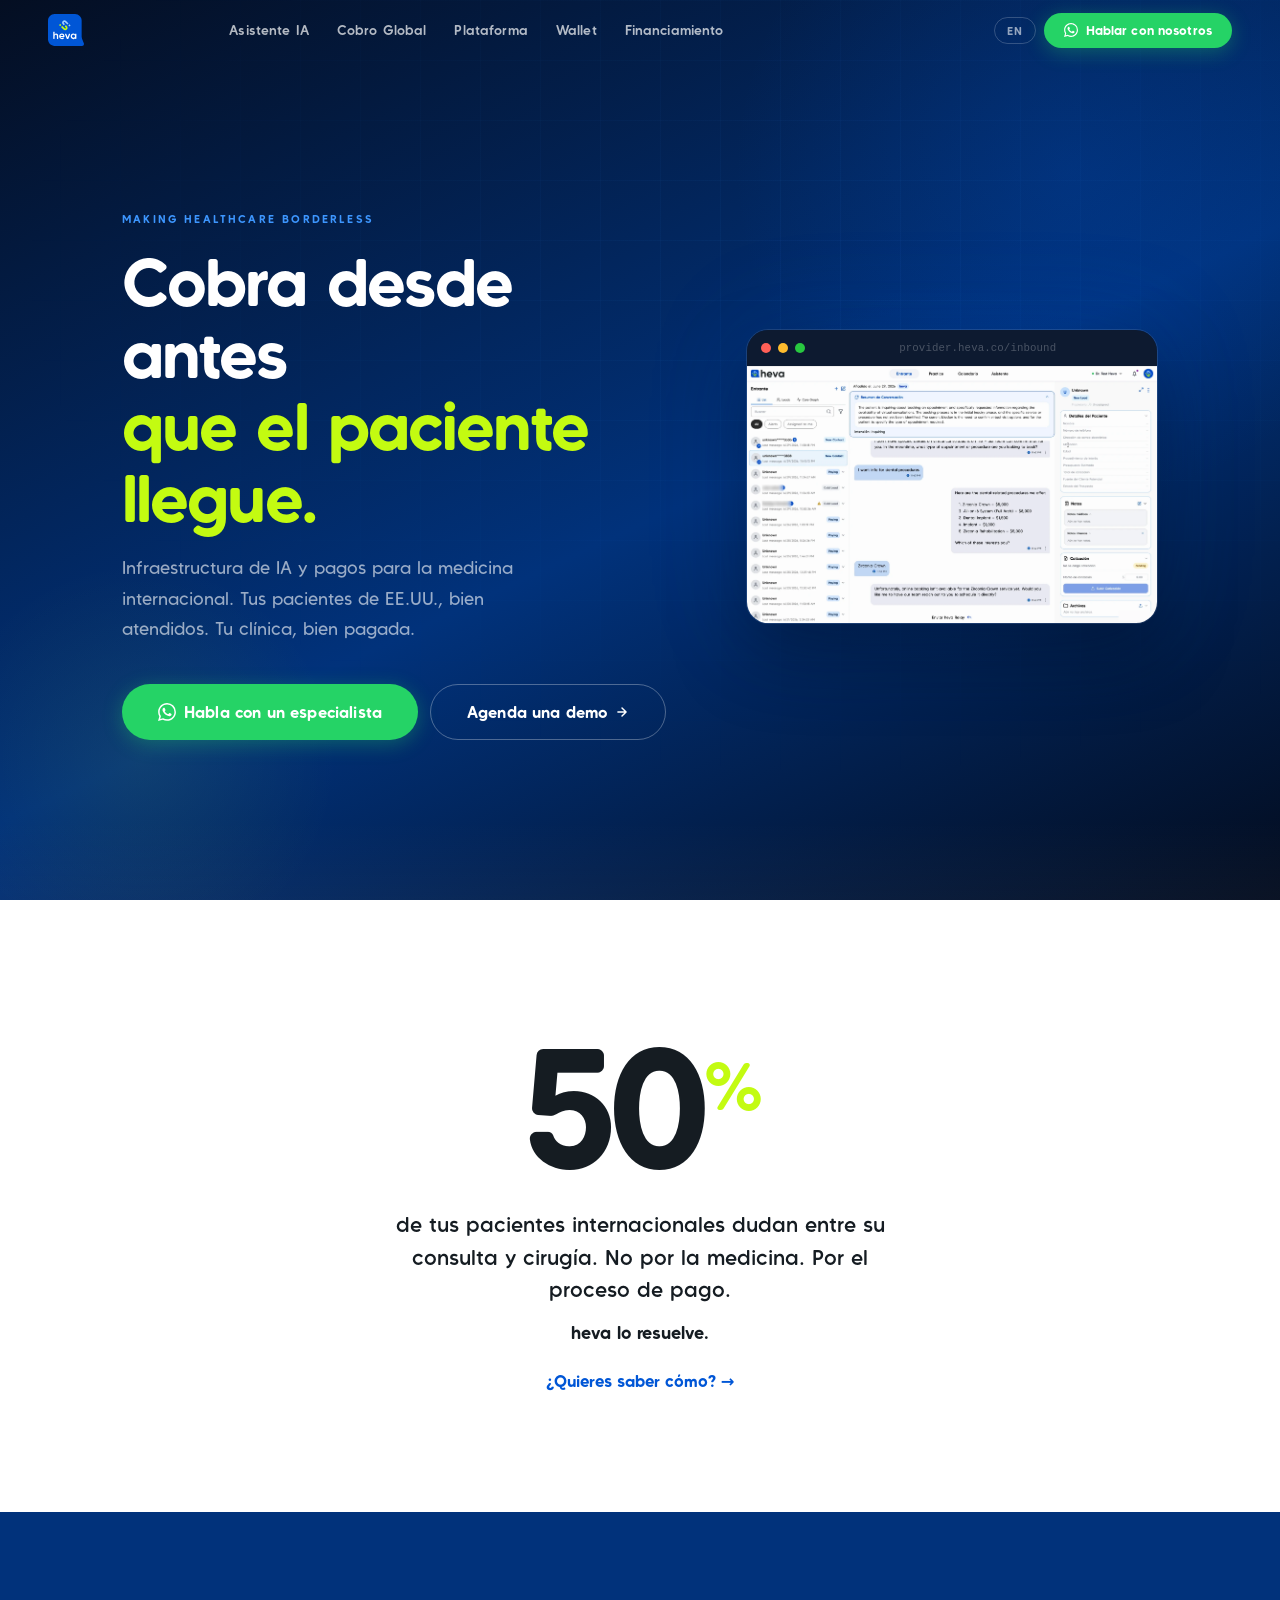
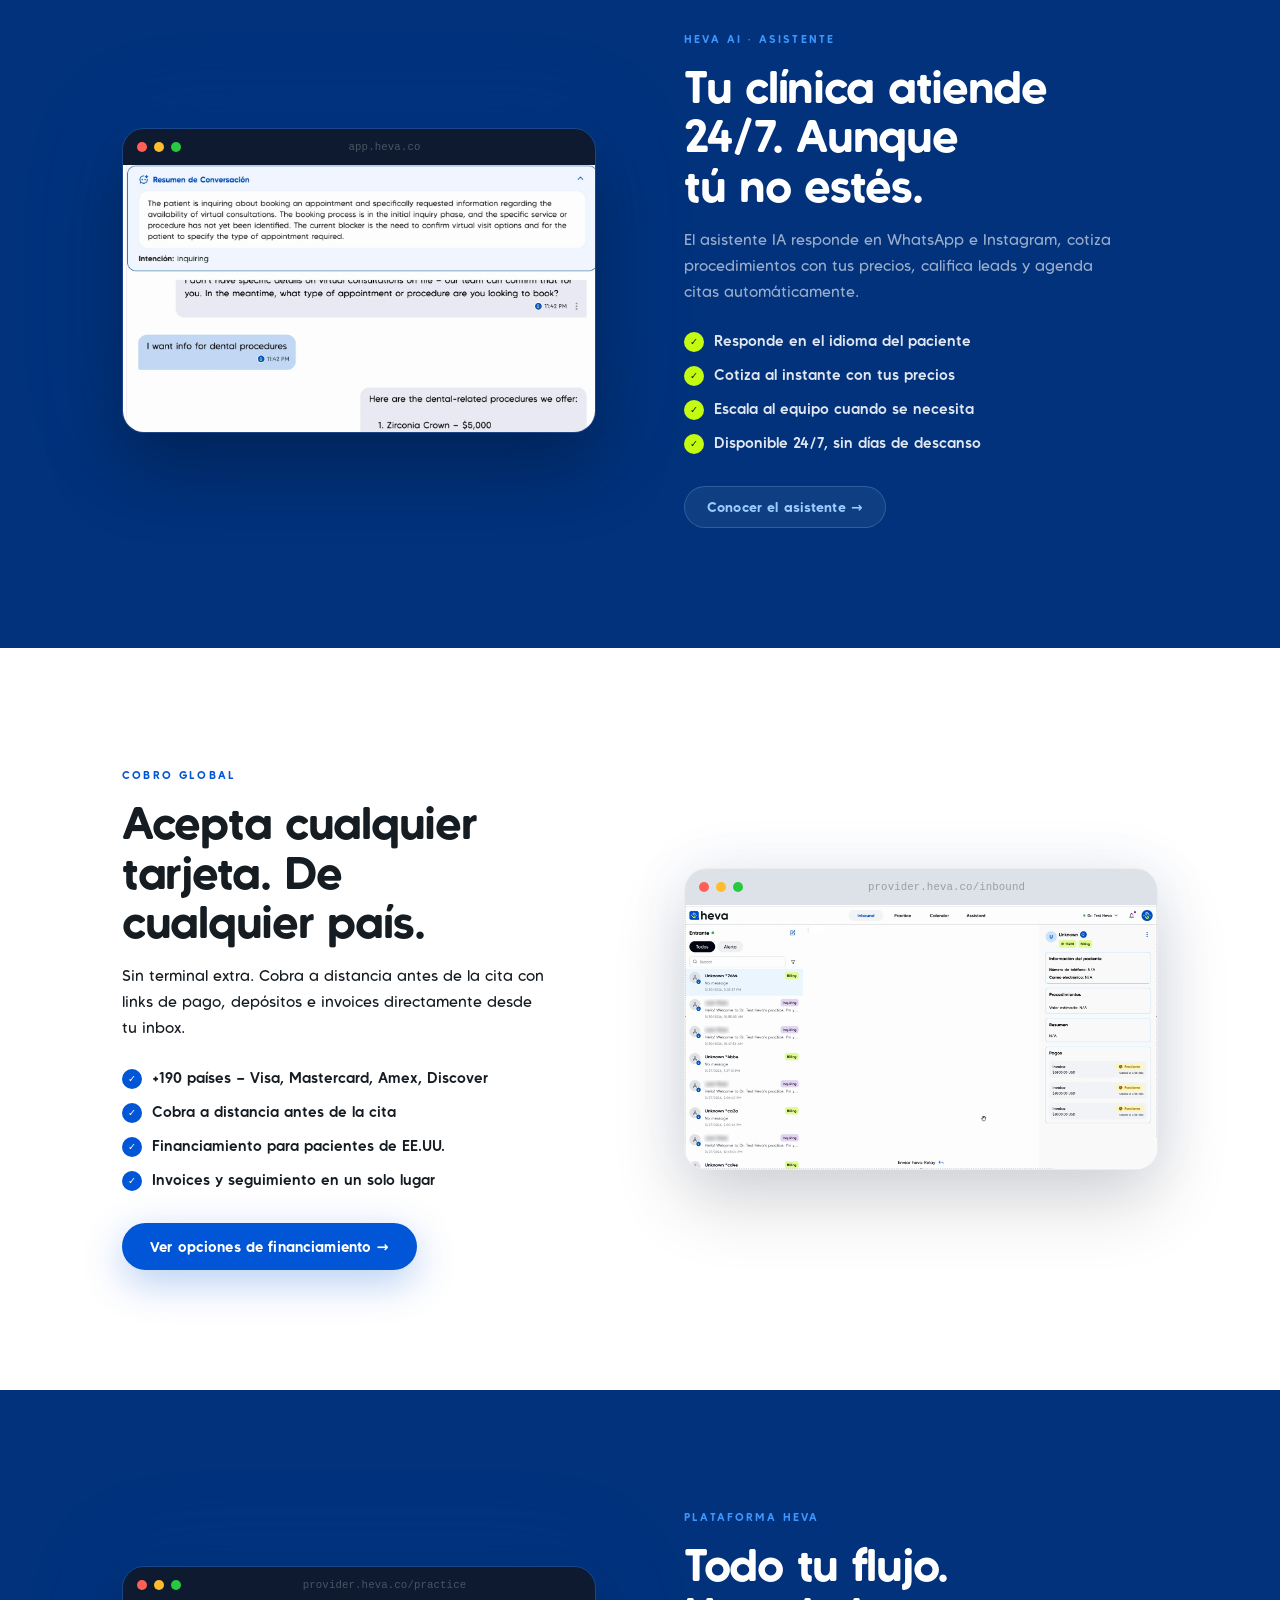
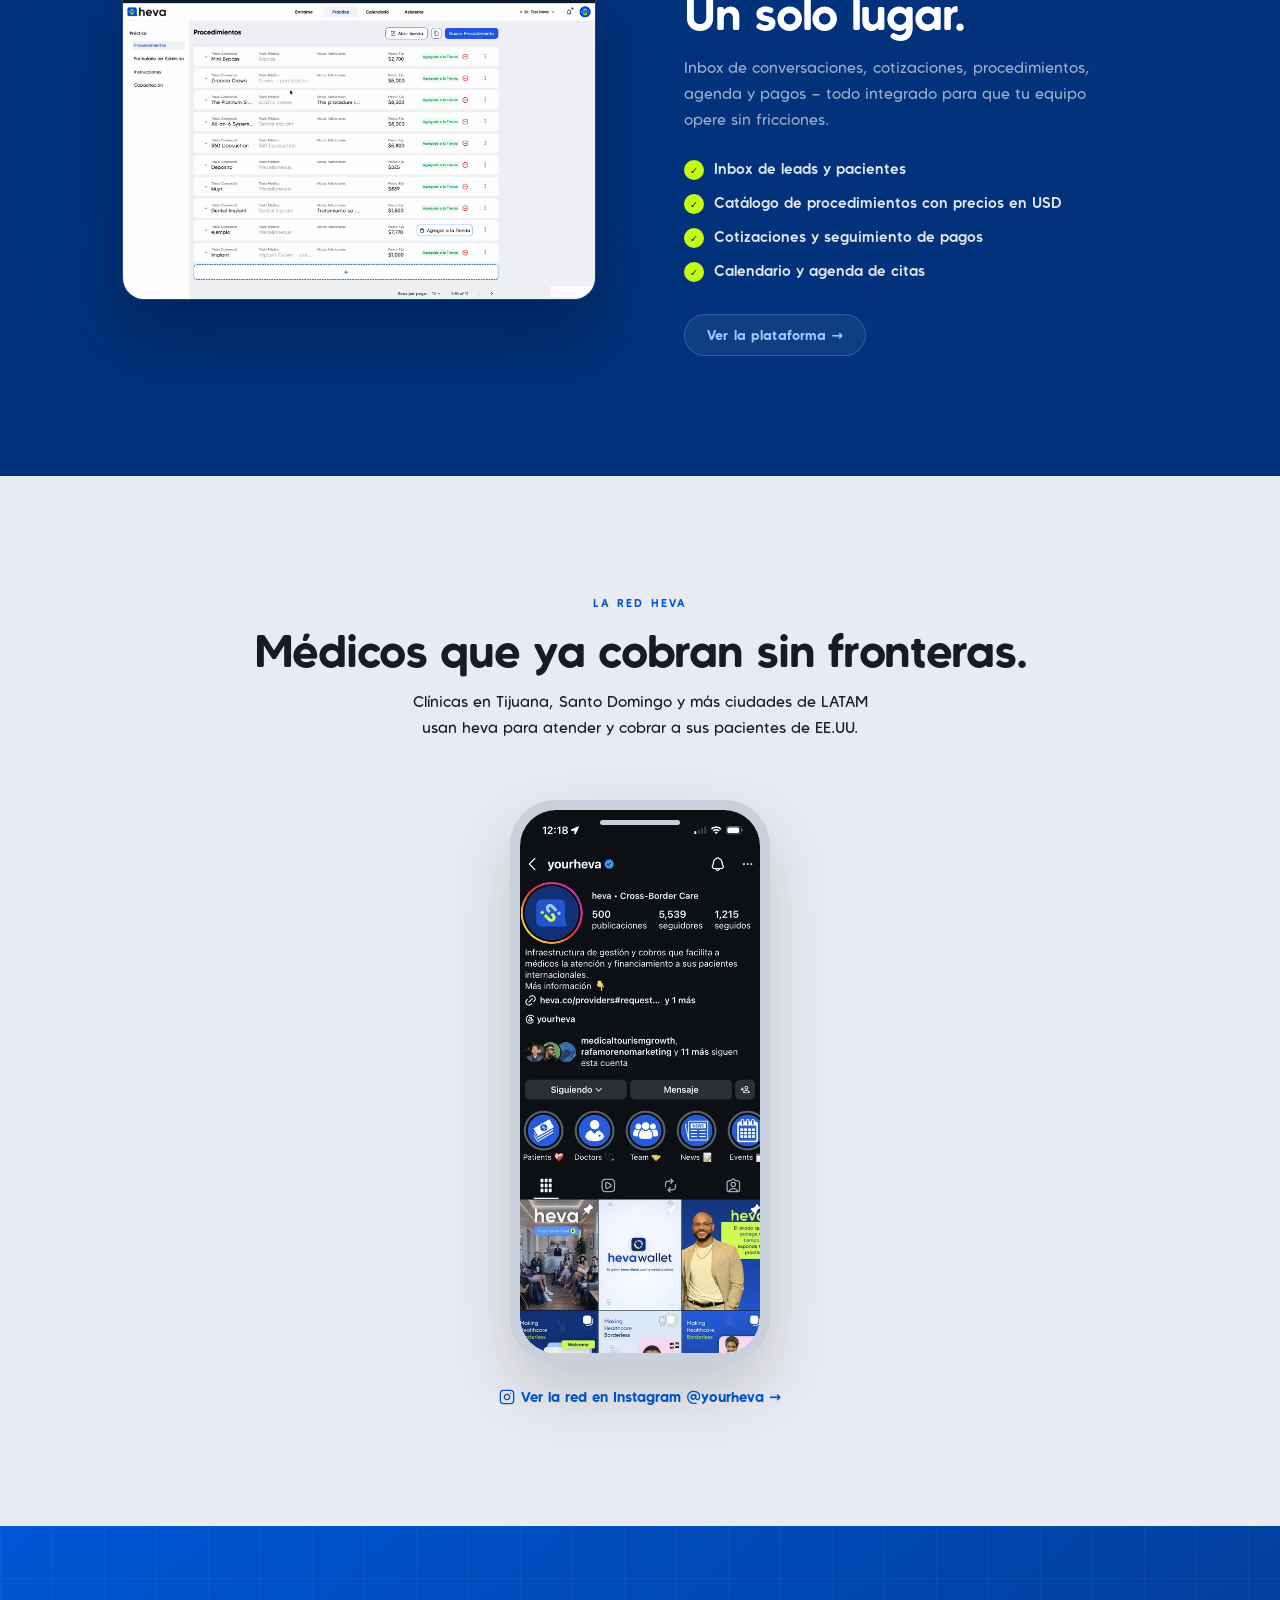
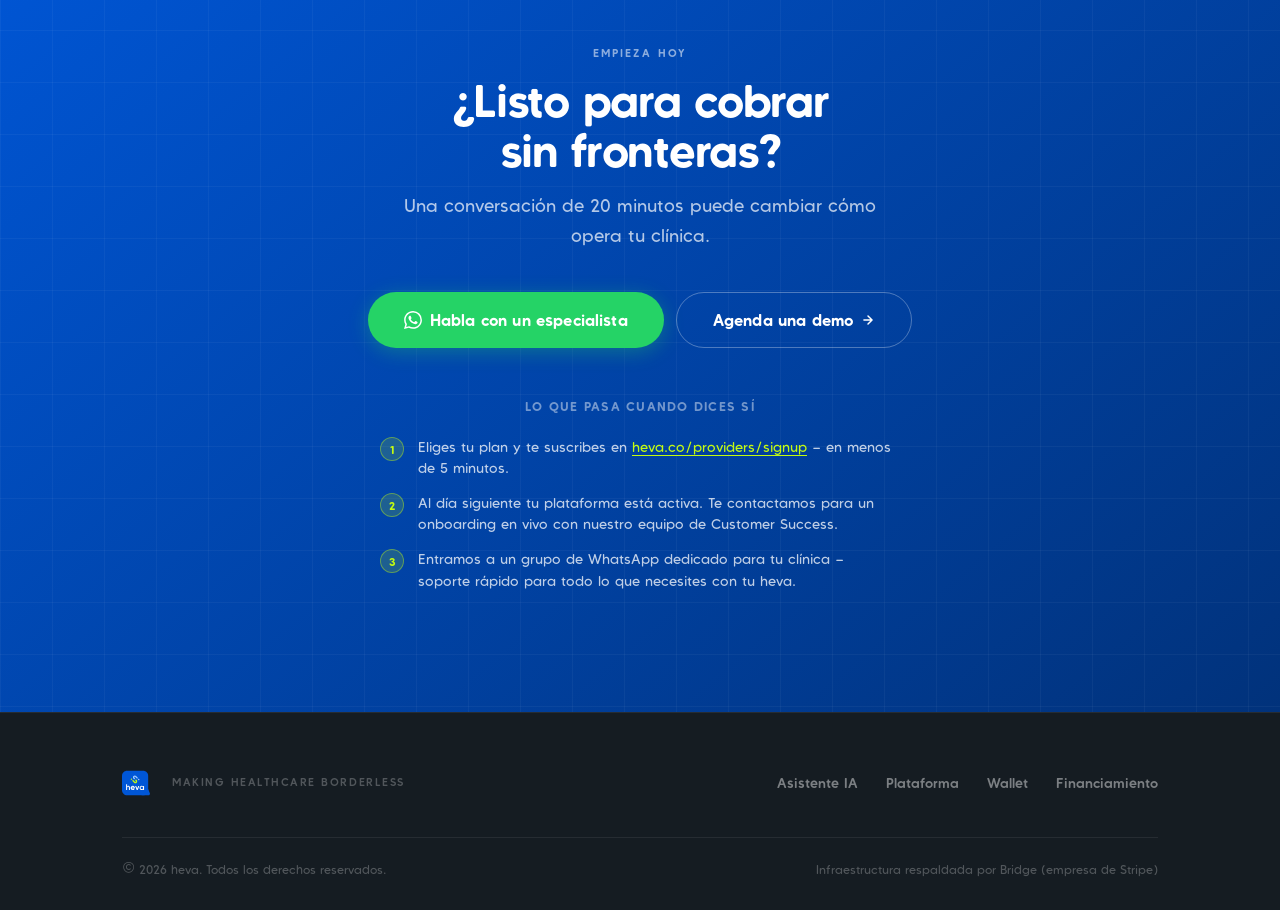
<file: chris.html>
<!DOCTYPE html>
<html lang="es">
<head>
  <meta charset="UTF-8">
  <meta name="viewport" content="width=device-width, initial-scale=1">
  <title>heva — Cobra desde antes que el paciente llegue</title>
  <meta name="description"        content="Infraestructura de IA y pagos para la medicina internacional. Asistente 24/7, cobro global y gestión de tu clínica en un solo lugar.">
  <meta property="og:title"       content="heva — Cobra desde antes que el paciente llegue">
  <meta property="og:description" content="Infraestructura de IA y pagos para la medicina internacional. Asistente 24/7, cobro global y gestión de tu clínica en un solo lugar.">
  <meta property="og:image"       content="https://heva-site.pages.dev/og-cover.png?v=4">
  <meta property="og:image:width"  content="1200">
  <meta property="og:image:height" content="630">
  <meta property="og:type"        content="website">
  <meta name="robots" content="noindex">
  <link rel="icon" href="./Submark-Colors-Primary.svg" type="image/svg+xml">
  <!-- Página estable por vendedor: WhatsApp lee el Open Graph aquí
       (no sigue redirecciones de servidor) y el visitante pasa al
       sitio con los datos de chris al instante. -->
  <script>location.replace('./?r=chris');</script>
  <meta http-equiv="refresh" content="0;url=./?r=chris">
</head>
<body></body>
</html>
</file>
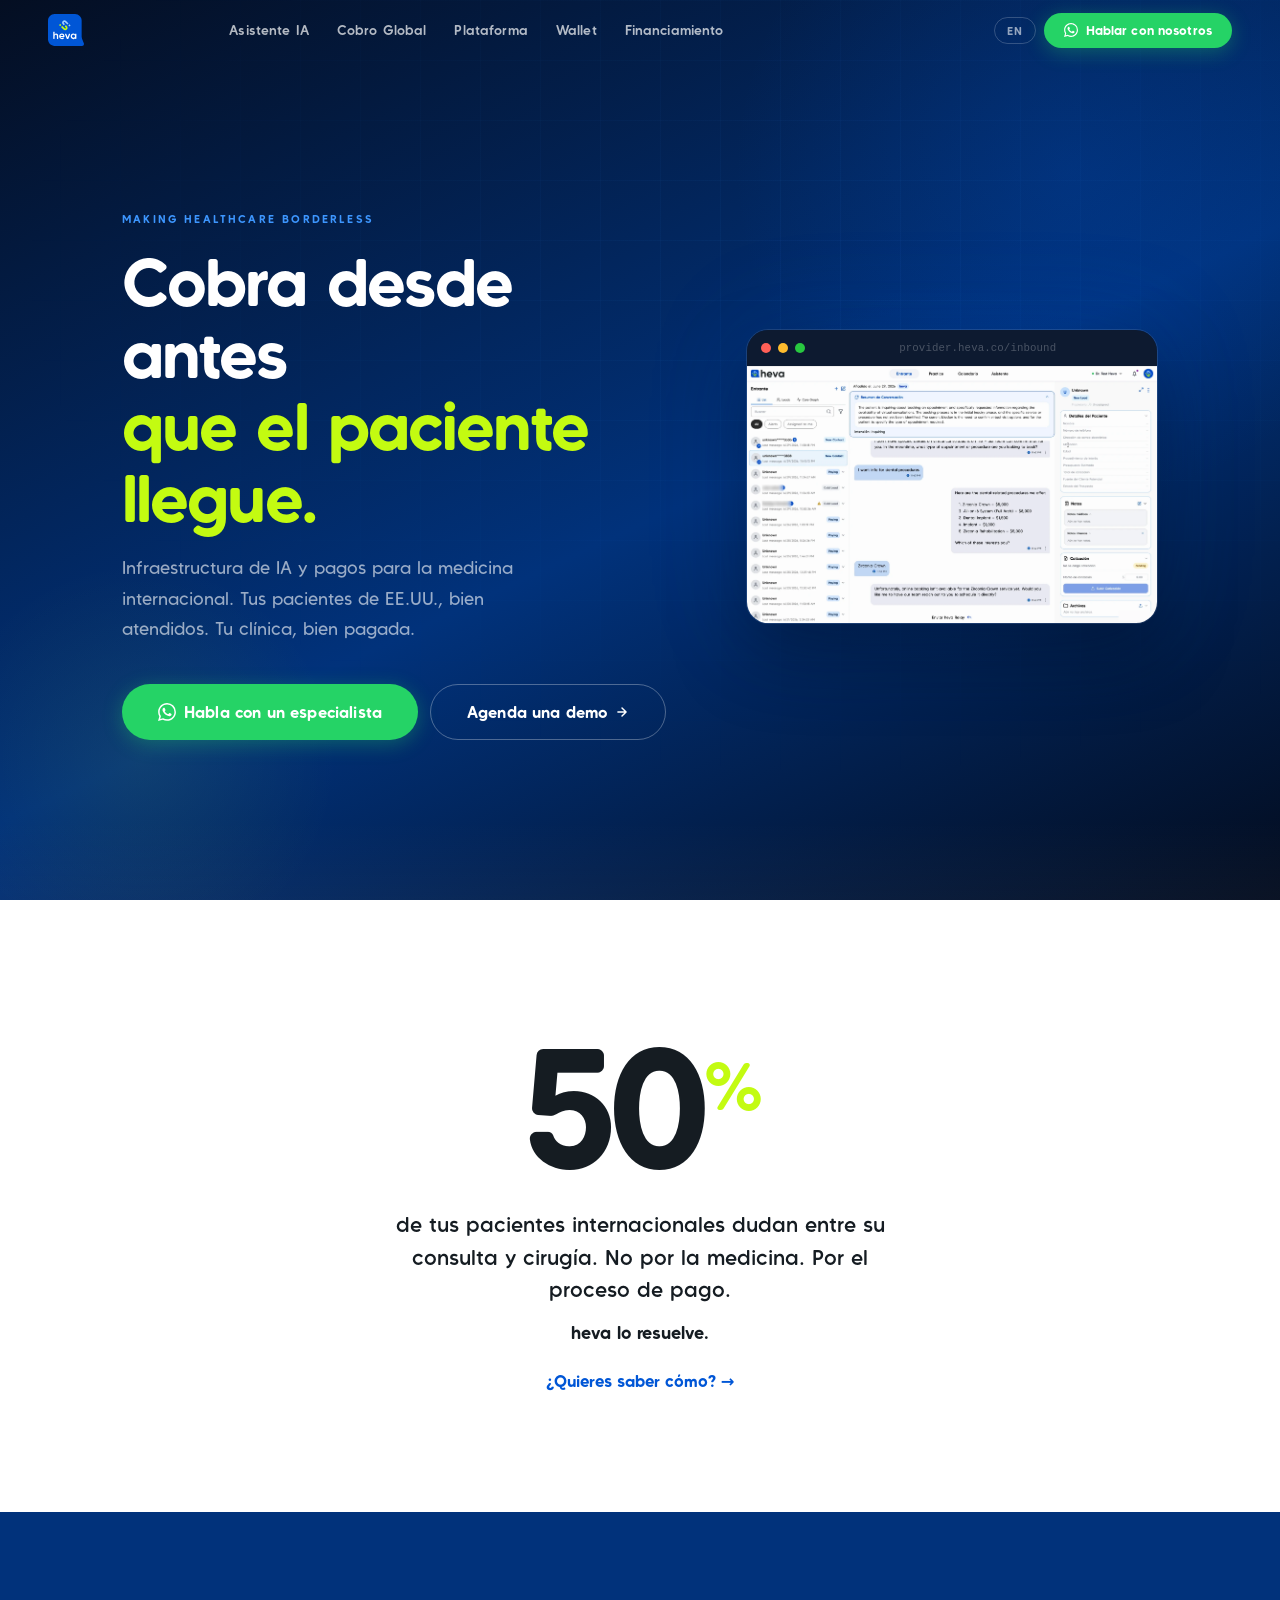
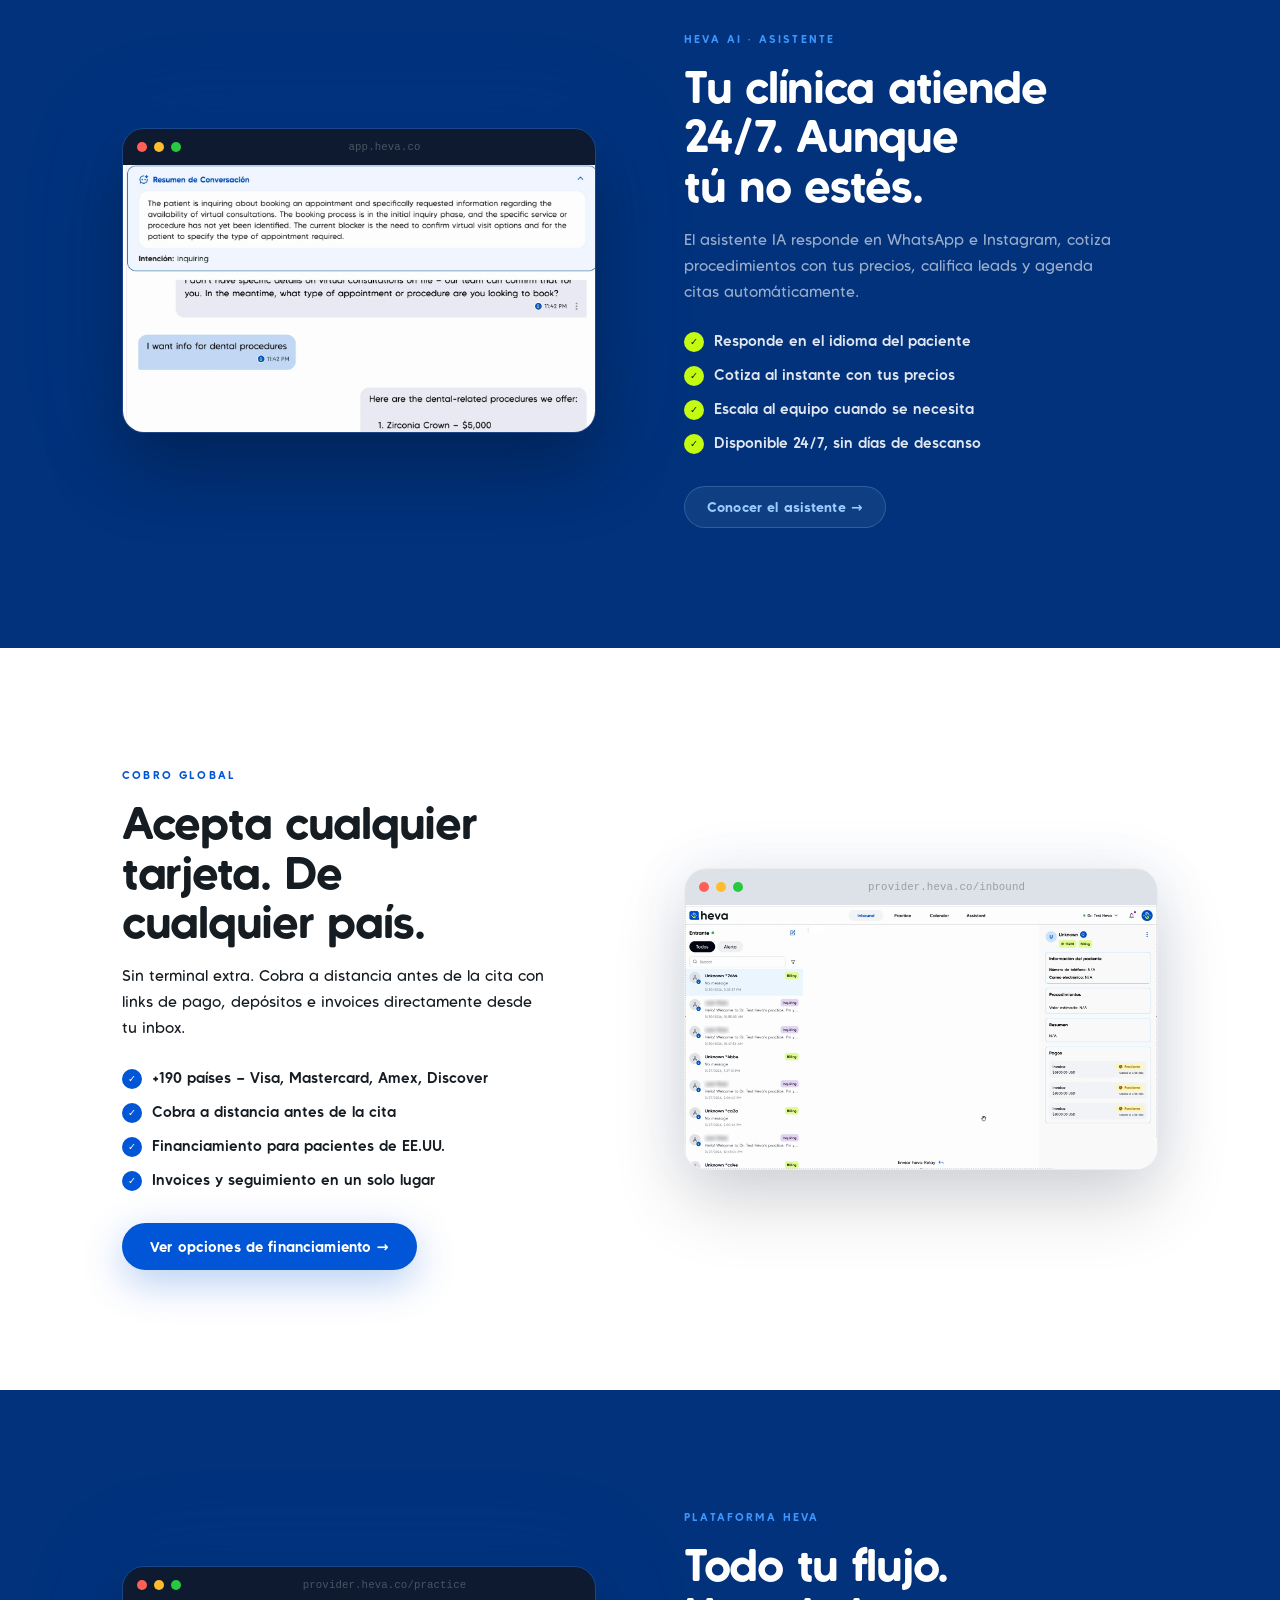
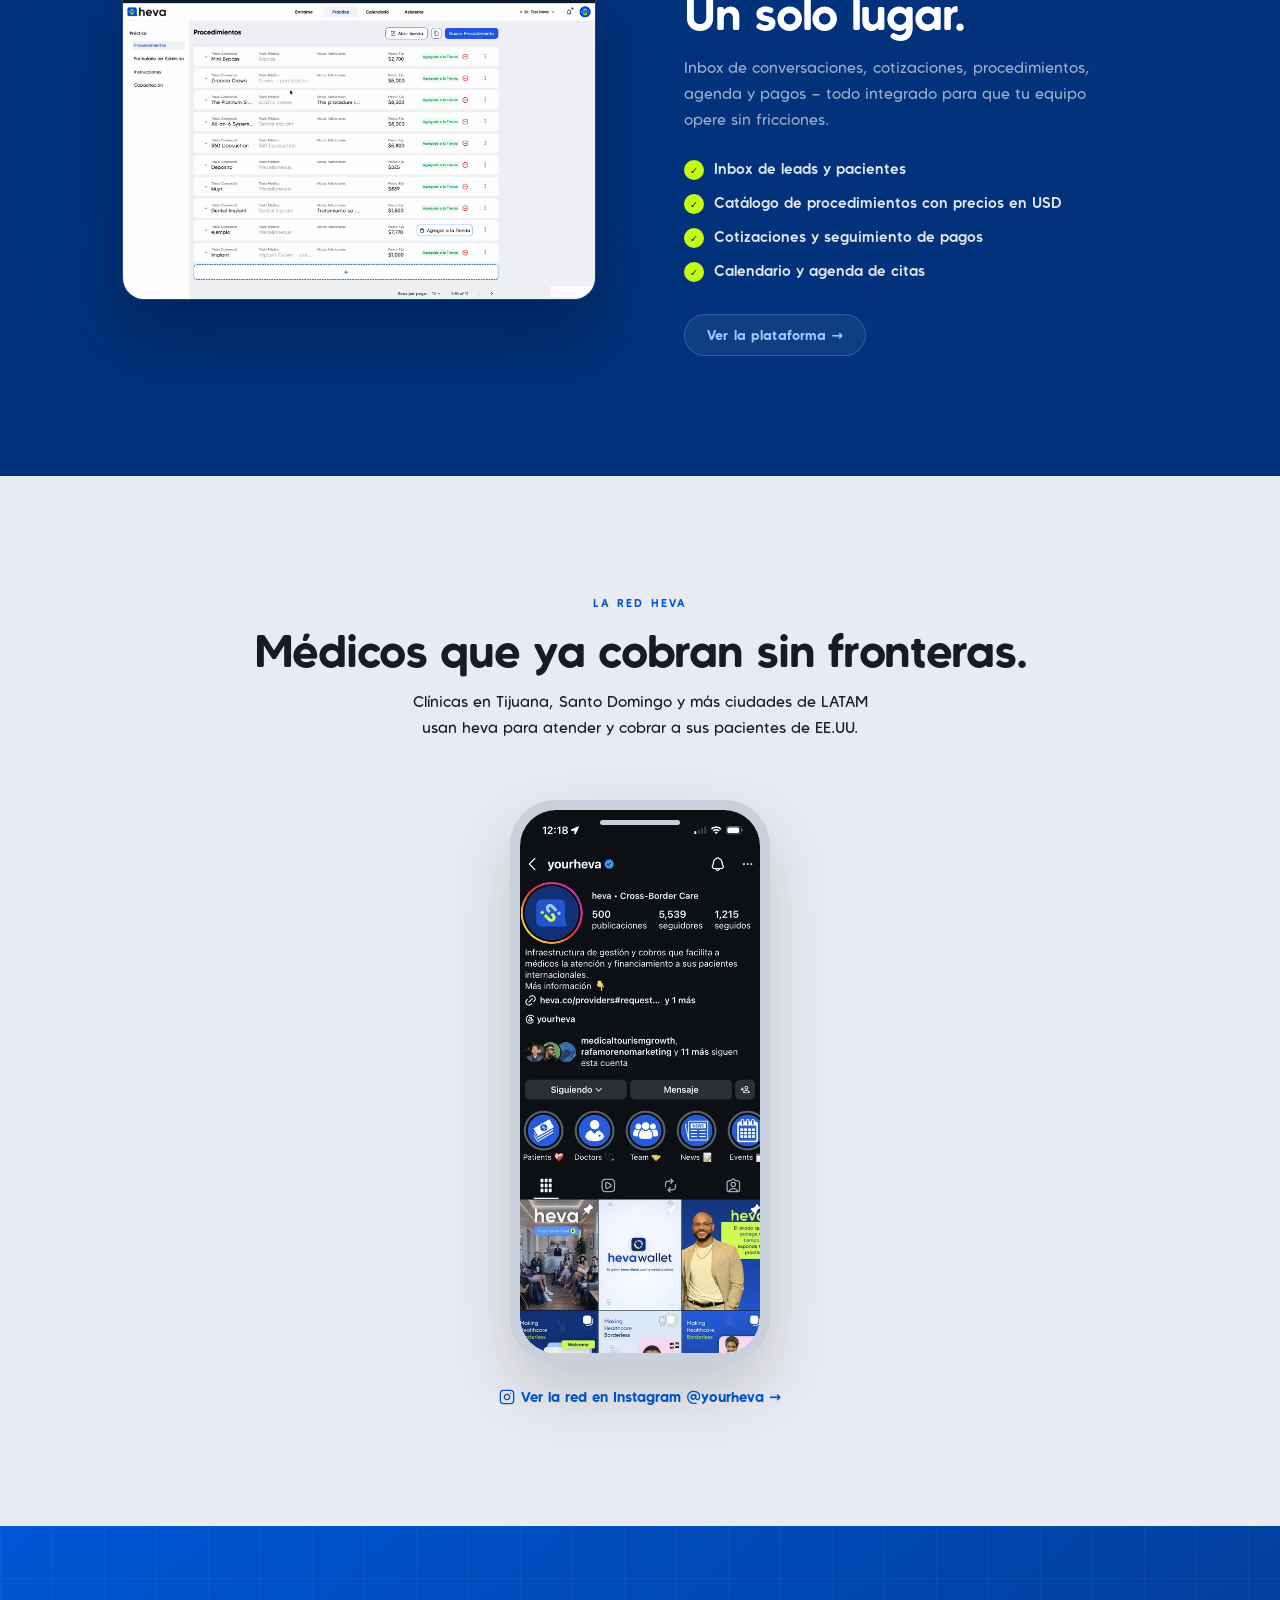
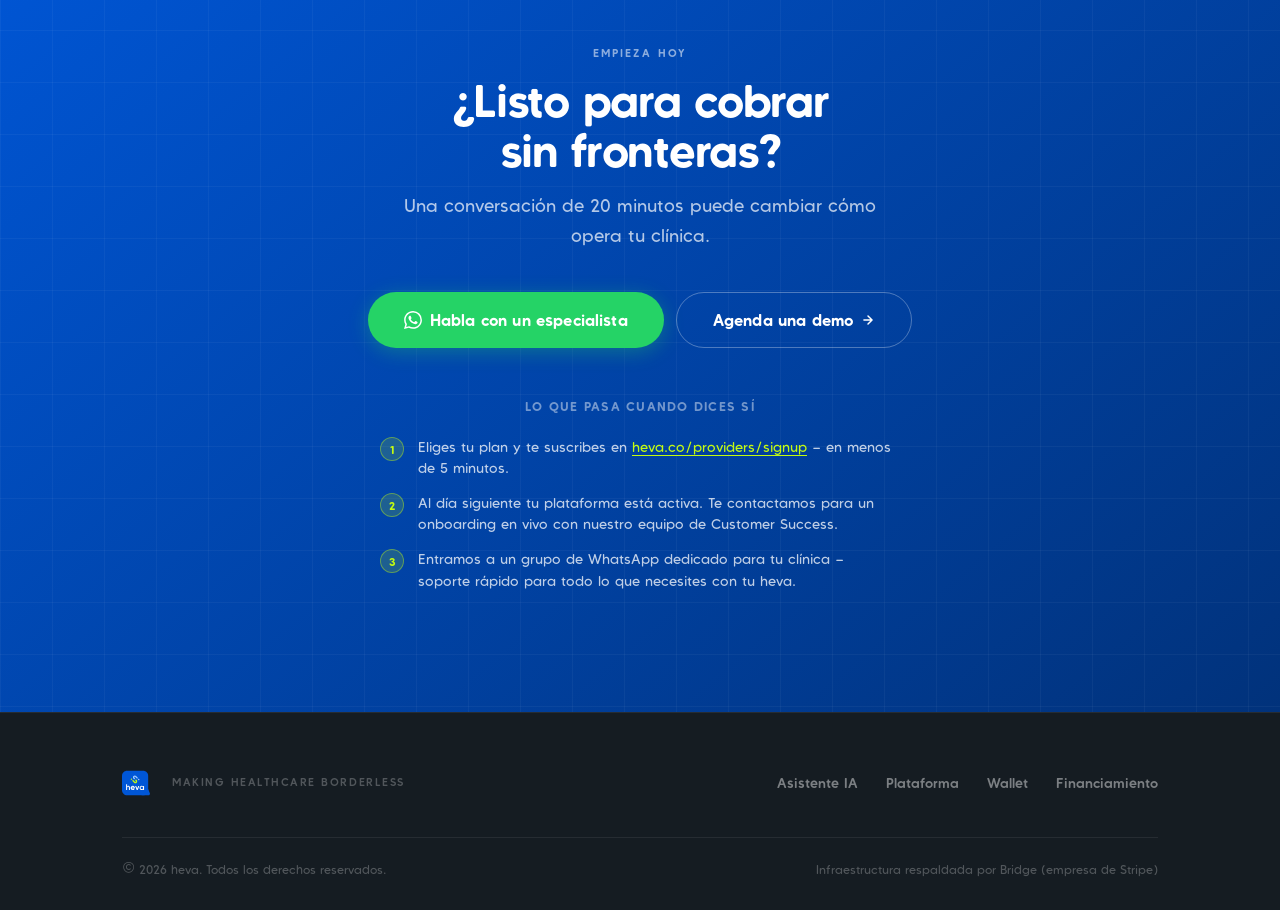
<file: edgar.html>
<!DOCTYPE html>
<html lang="es">
<head>
  <meta charset="UTF-8">
  <meta name="viewport" content="width=device-width, initial-scale=1">
  <title>heva — Cobra desde antes que el paciente llegue</title>
  <meta name="description"        content="Infraestructura de IA y pagos para la medicina internacional. Asistente 24/7, cobro global y gestión de tu clínica en un solo lugar.">
  <meta property="og:title"       content="heva — Cobra desde antes que el paciente llegue">
  <meta property="og:description" content="Infraestructura de IA y pagos para la medicina internacional. Asistente 24/7, cobro global y gestión de tu clínica en un solo lugar.">
  <meta property="og:image"       content="https://heva-site.pages.dev/og-cover.png?v=4">
  <meta property="og:image:width"  content="1200">
  <meta property="og:image:height" content="630">
  <meta property="og:type"        content="website">
  <meta name="robots" content="noindex">
  <link rel="icon" href="./Submark-Colors-Primary.svg" type="image/svg+xml">
  <!-- Página estable por vendedor: WhatsApp lee el Open Graph aquí
       (no sigue redirecciones de servidor) y el visitante pasa al
       sitio con los datos de edgar al instante. -->
  <script>location.replace('./?r=edgar');</script>
  <meta http-equiv="refresh" content="0;url=./?r=edgar">
</head>
<body></body>
</html>
</file>
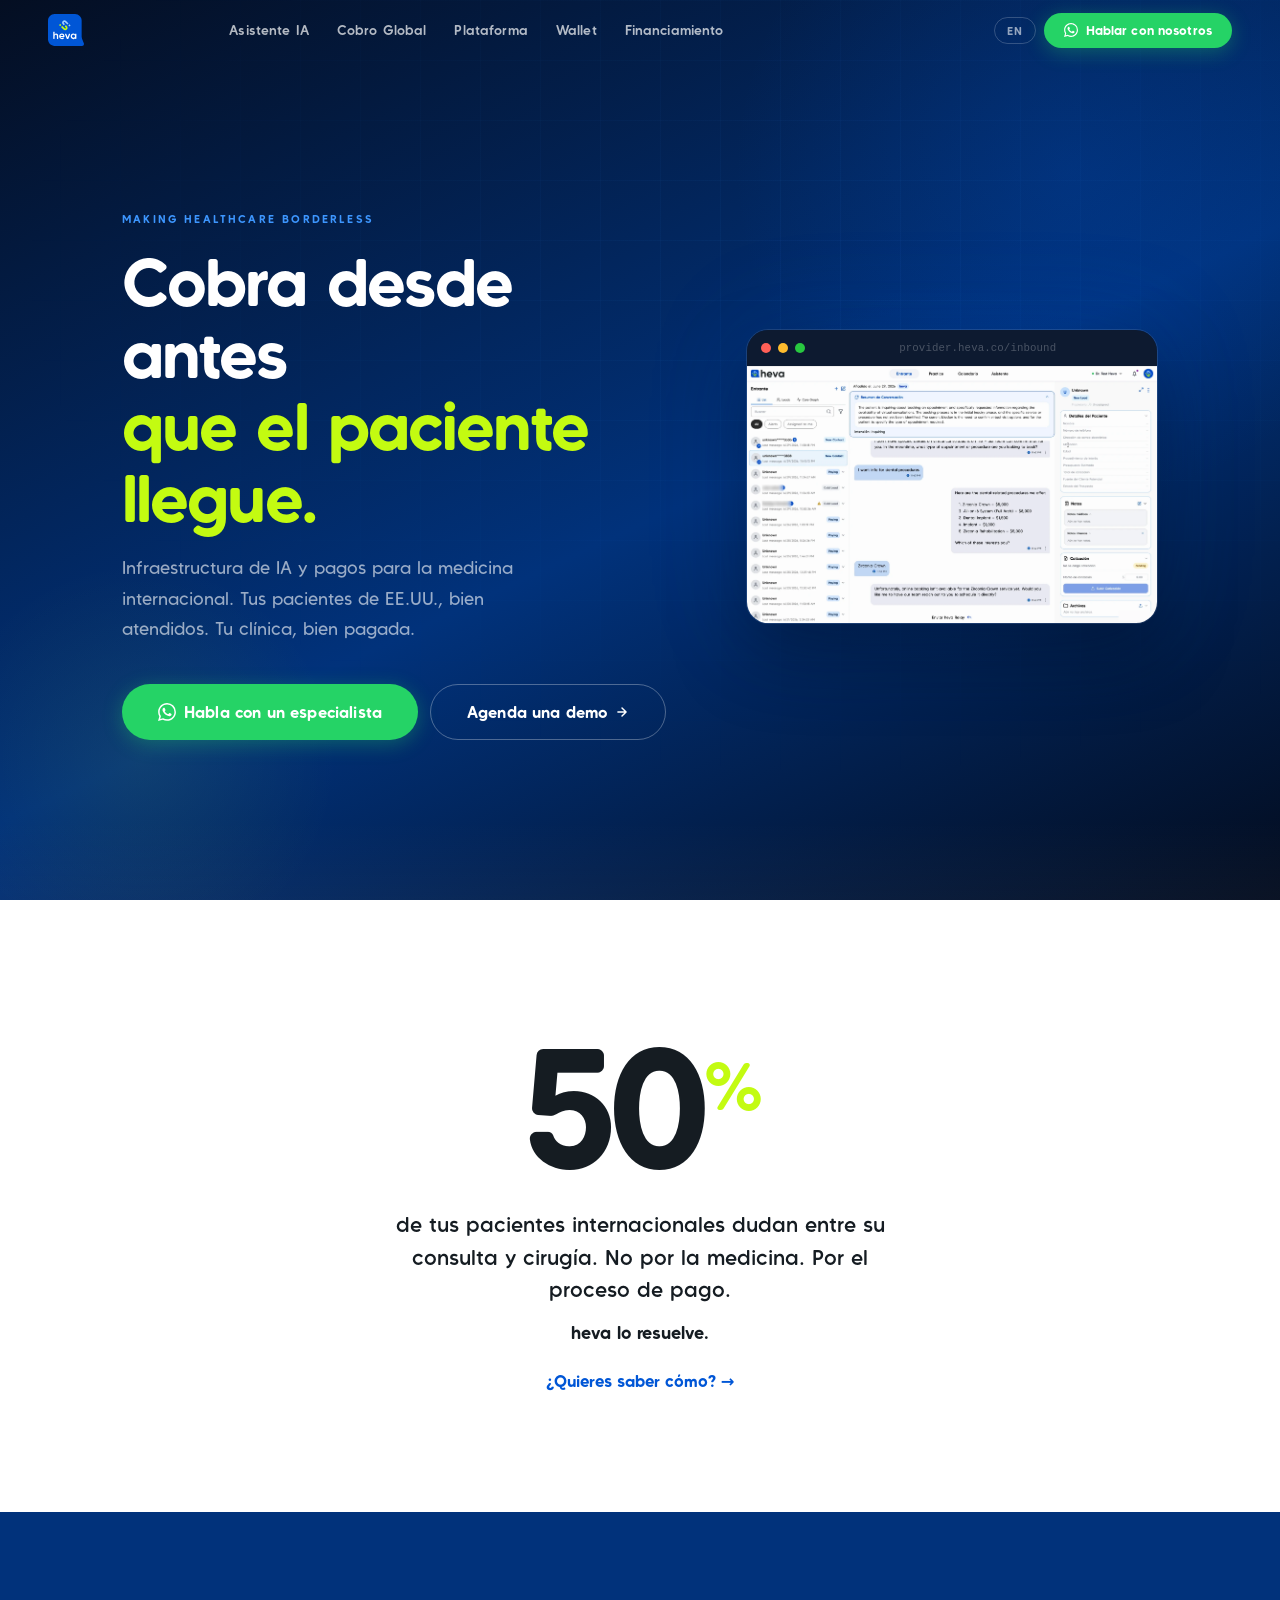
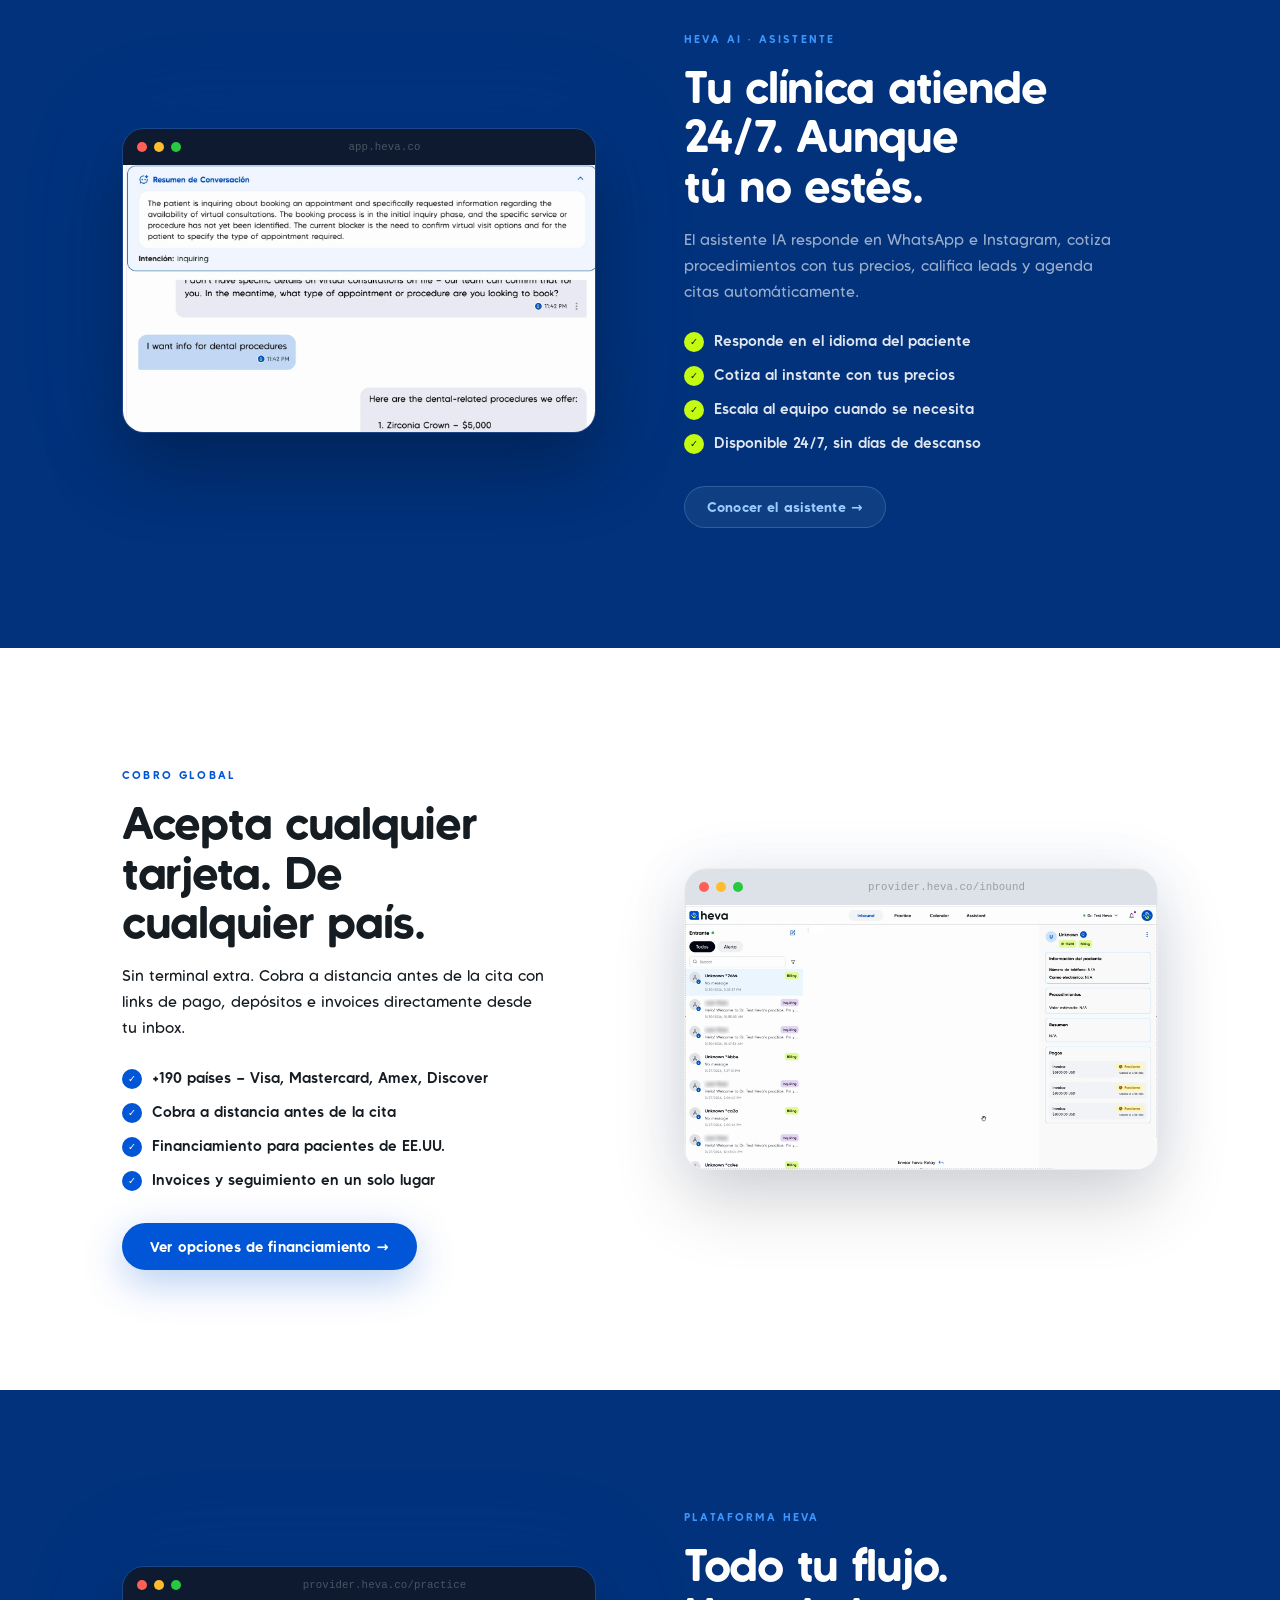
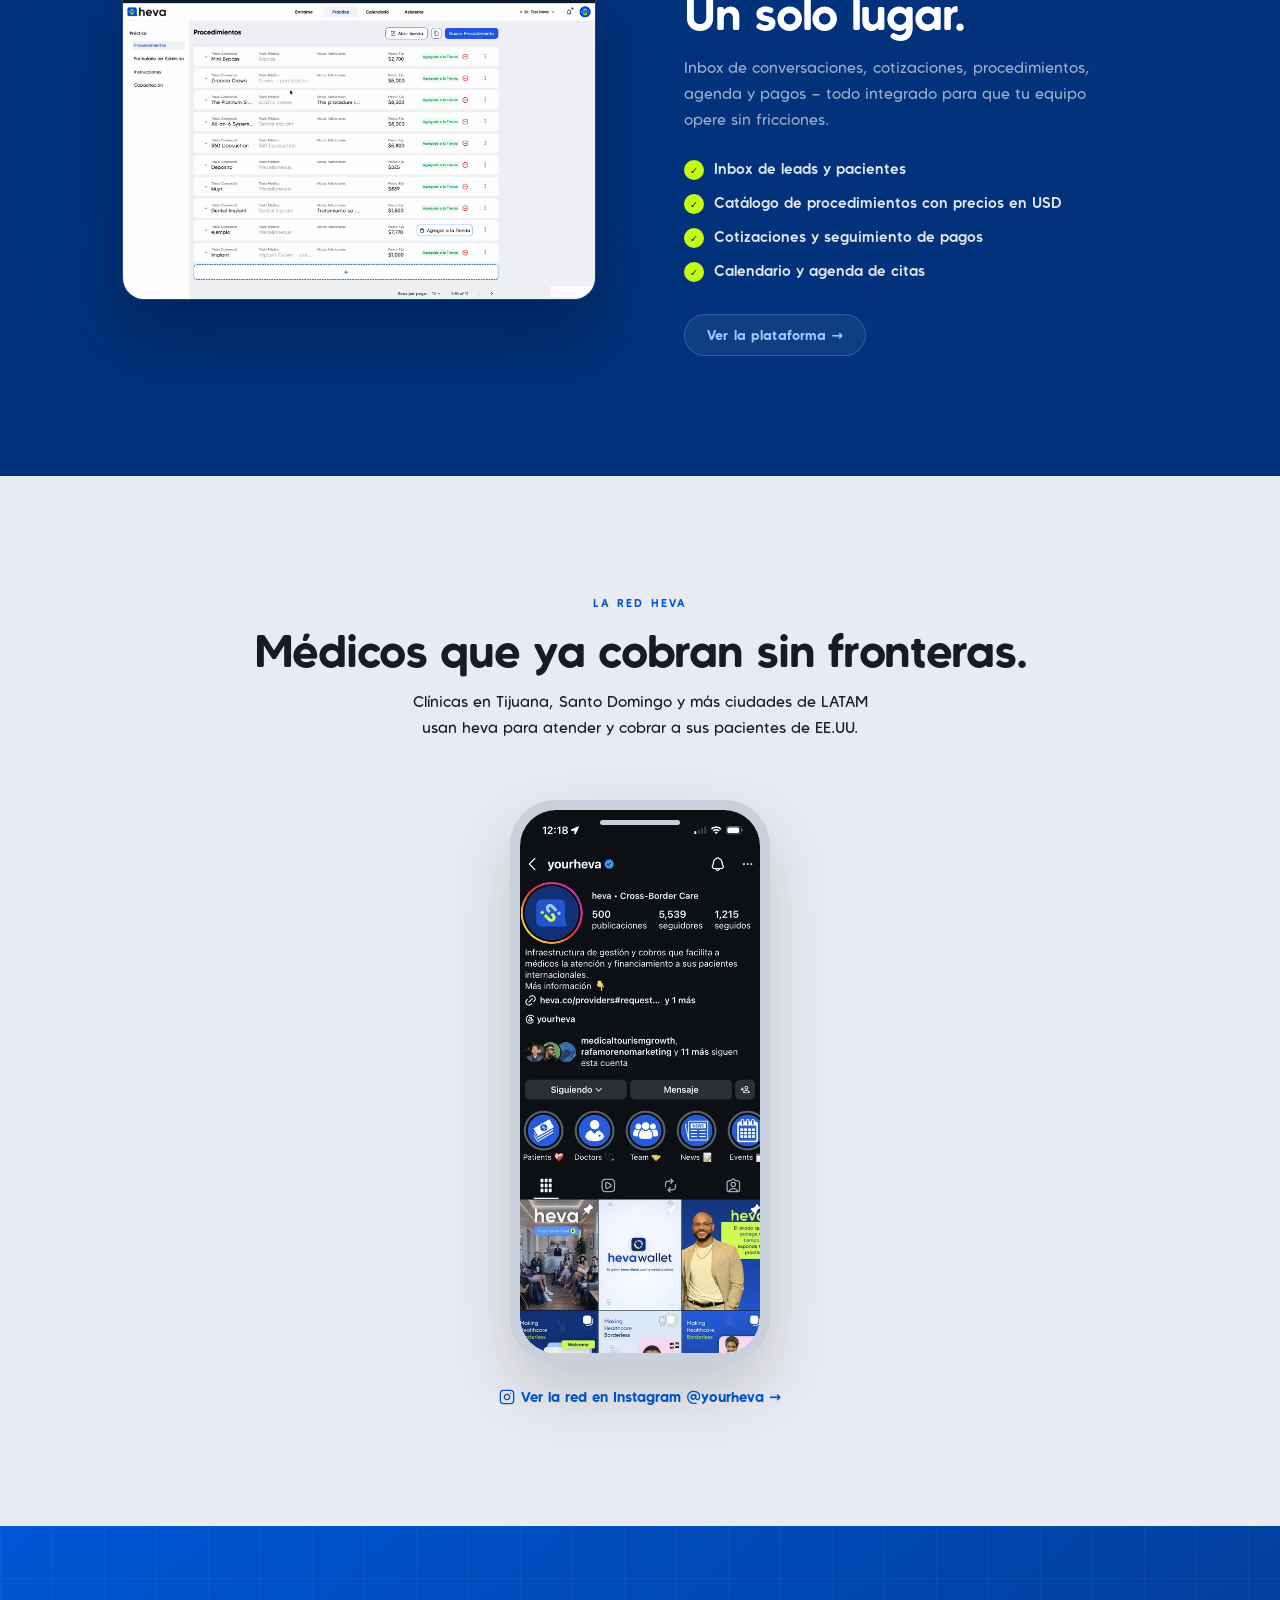
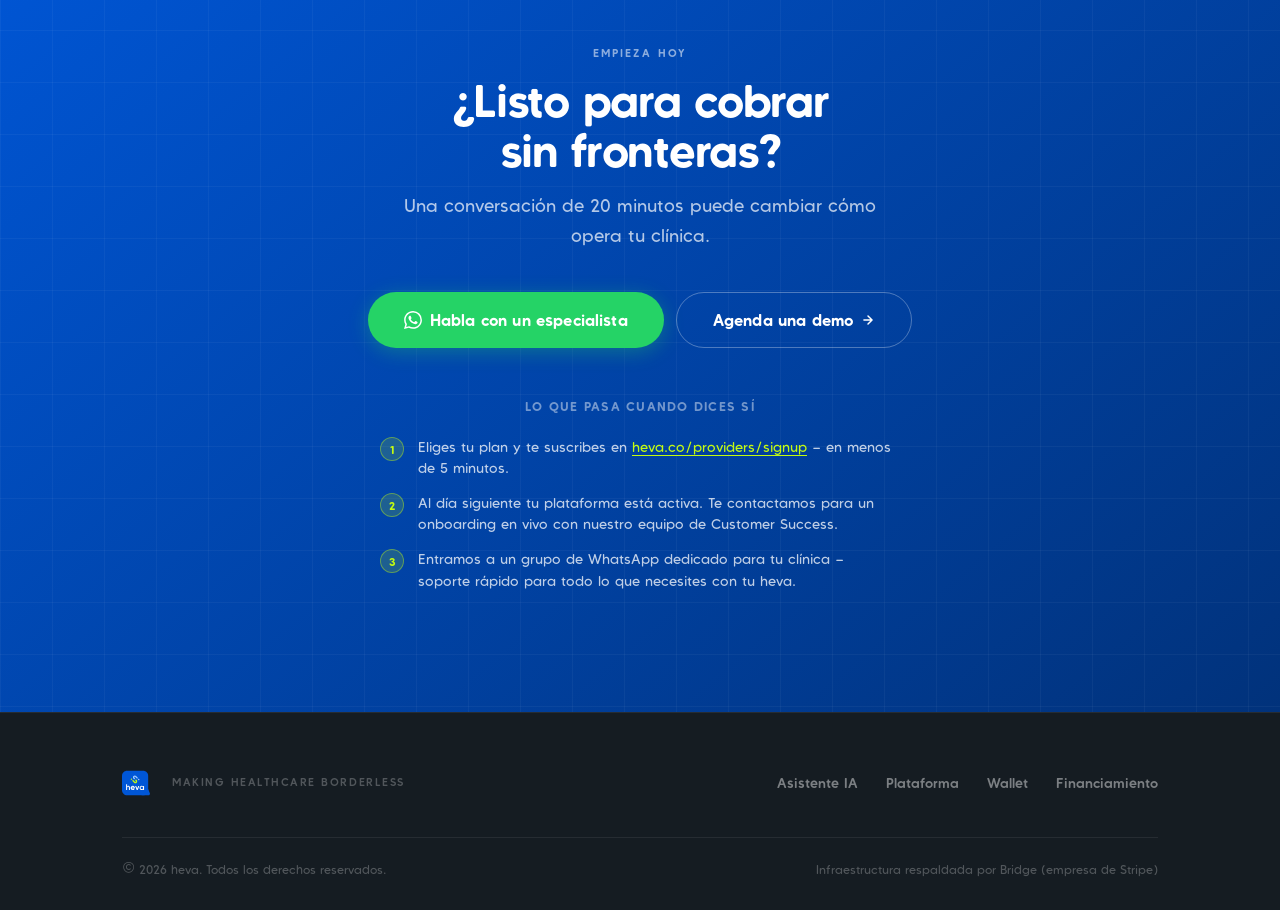
<file: eduardo.html>
<!DOCTYPE html>
<html lang="es">
<head>
  <meta charset="UTF-8">
  <meta name="viewport" content="width=device-width, initial-scale=1">
  <title>heva — Cobra desde antes que el paciente llegue</title>
  <meta name="description"        content="Infraestructura de IA y pagos para la medicina internacional. Asistente 24/7, cobro global y gestión de tu clínica en un solo lugar.">
  <meta property="og:title"       content="heva — Cobra desde antes que el paciente llegue">
  <meta property="og:description" content="Infraestructura de IA y pagos para la medicina internacional. Asistente 24/7, cobro global y gestión de tu clínica en un solo lugar.">
  <meta property="og:image"       content="https://heva-site.pages.dev/og-cover.png?v=4">
  <meta property="og:image:width"  content="1200">
  <meta property="og:image:height" content="630">
  <meta property="og:type"        content="website">
  <meta name="robots" content="noindex">
  <link rel="icon" href="./Submark-Colors-Primary.svg" type="image/svg+xml">
  <!-- Página estable por vendedor: WhatsApp lee el Open Graph aquí
       (no sigue redirecciones de servidor) y el visitante pasa al
       sitio con los datos de eduardo al instante. -->
  <script>location.replace('./?r=eduardo');</script>
  <meta http-equiv="refresh" content="0;url=./?r=eduardo">
</head>
<body></body>
</html>
</file>
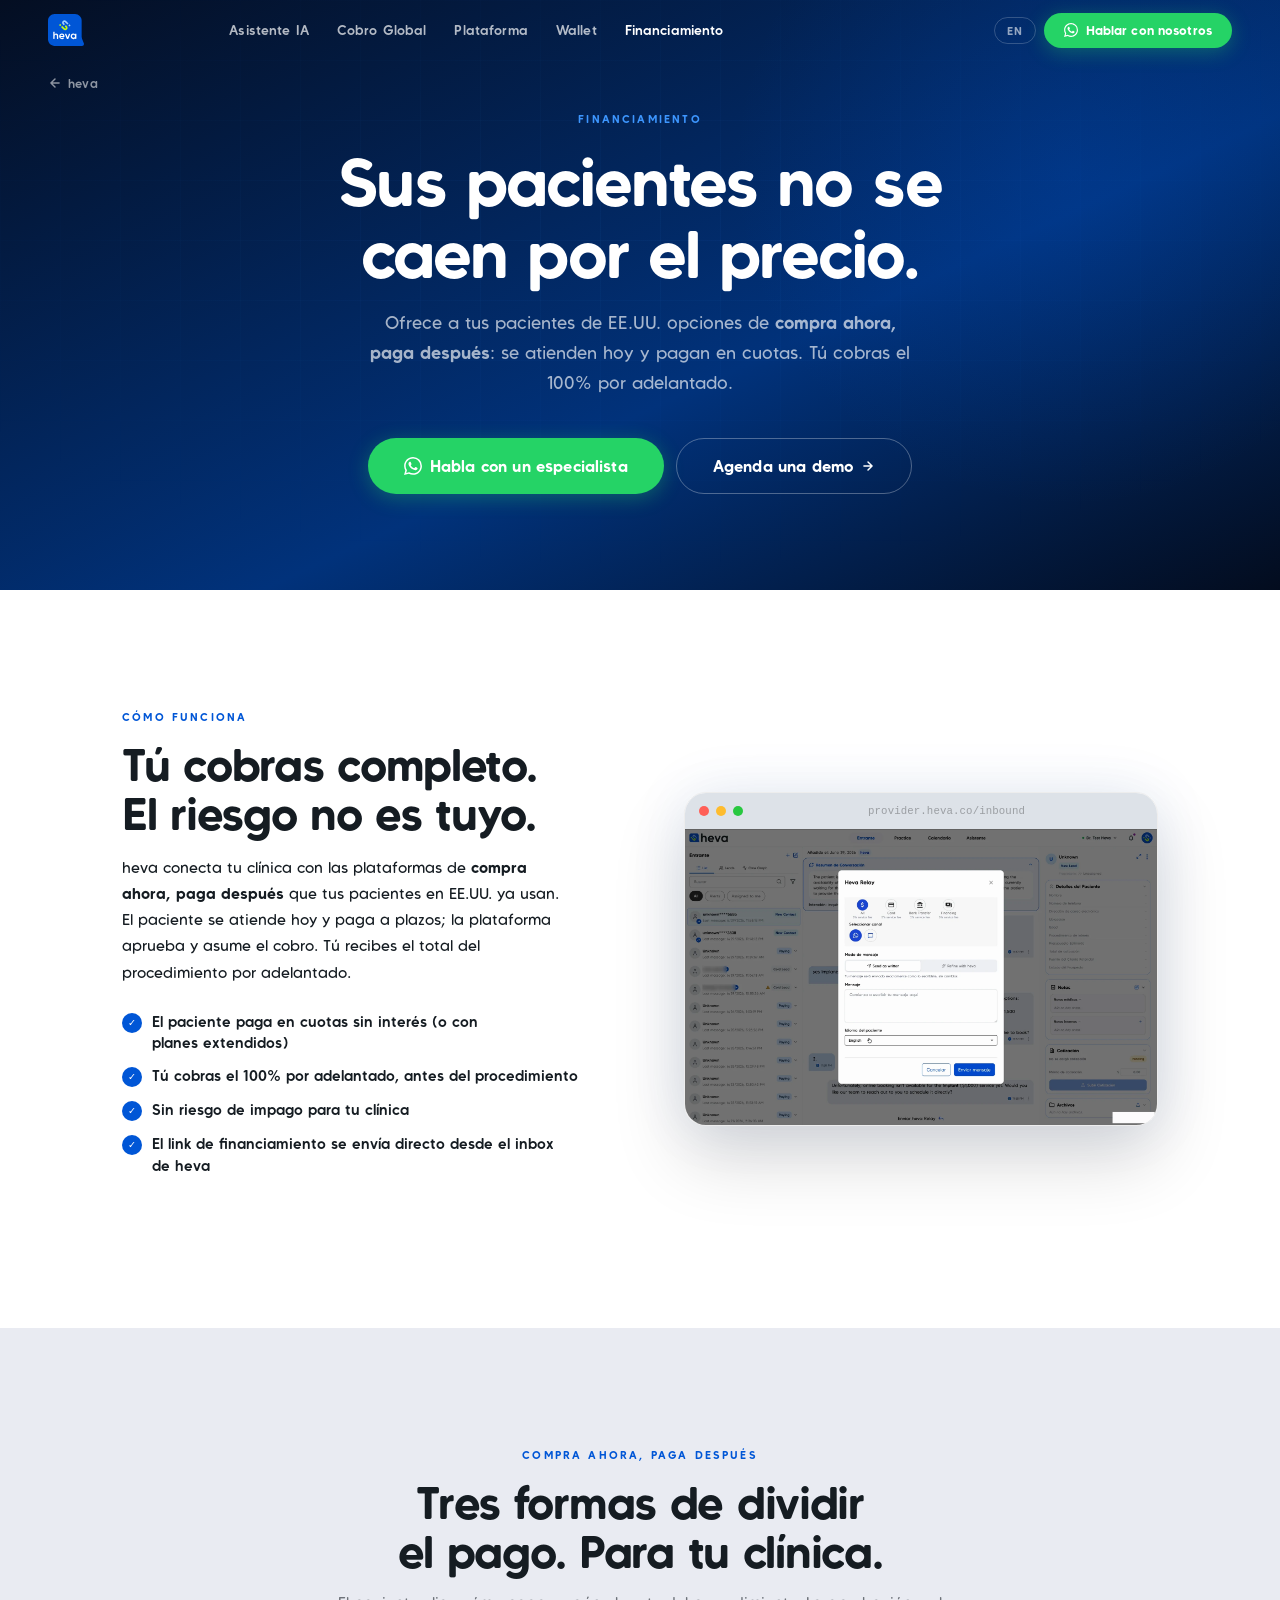
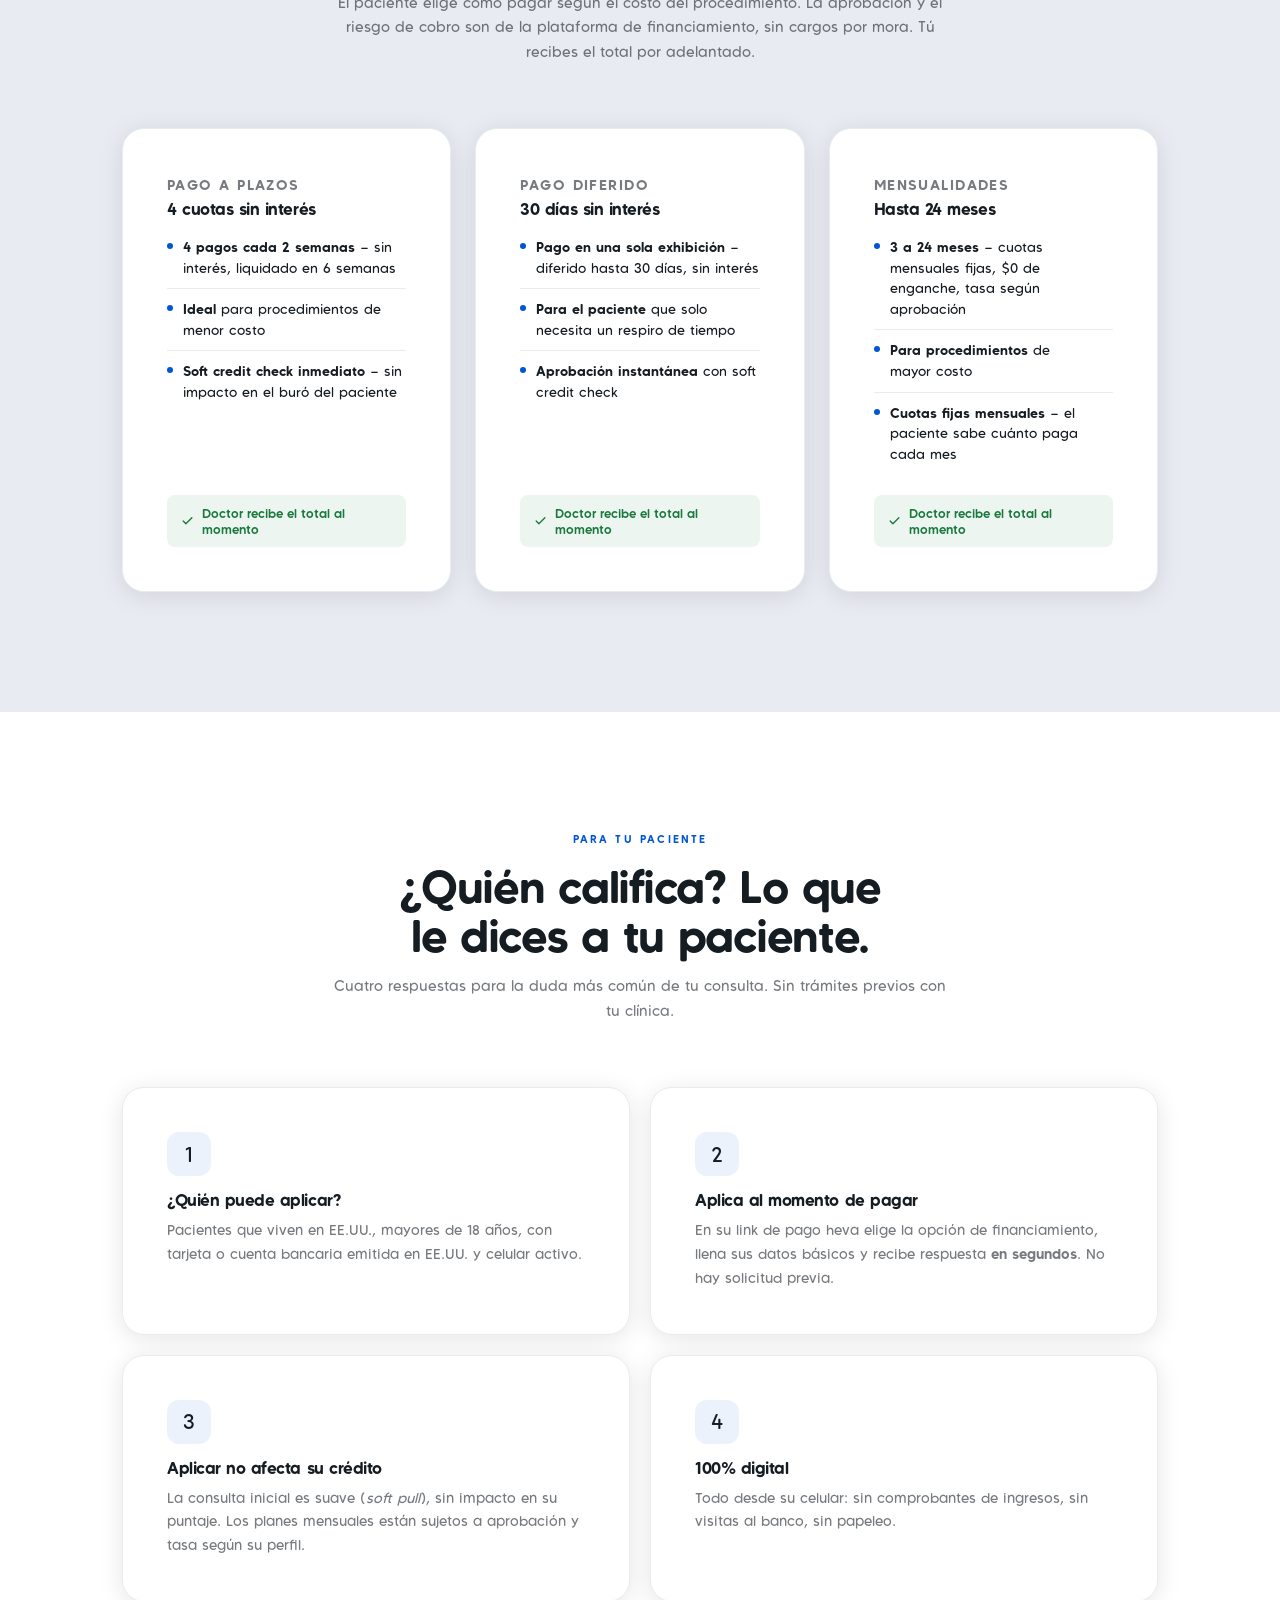
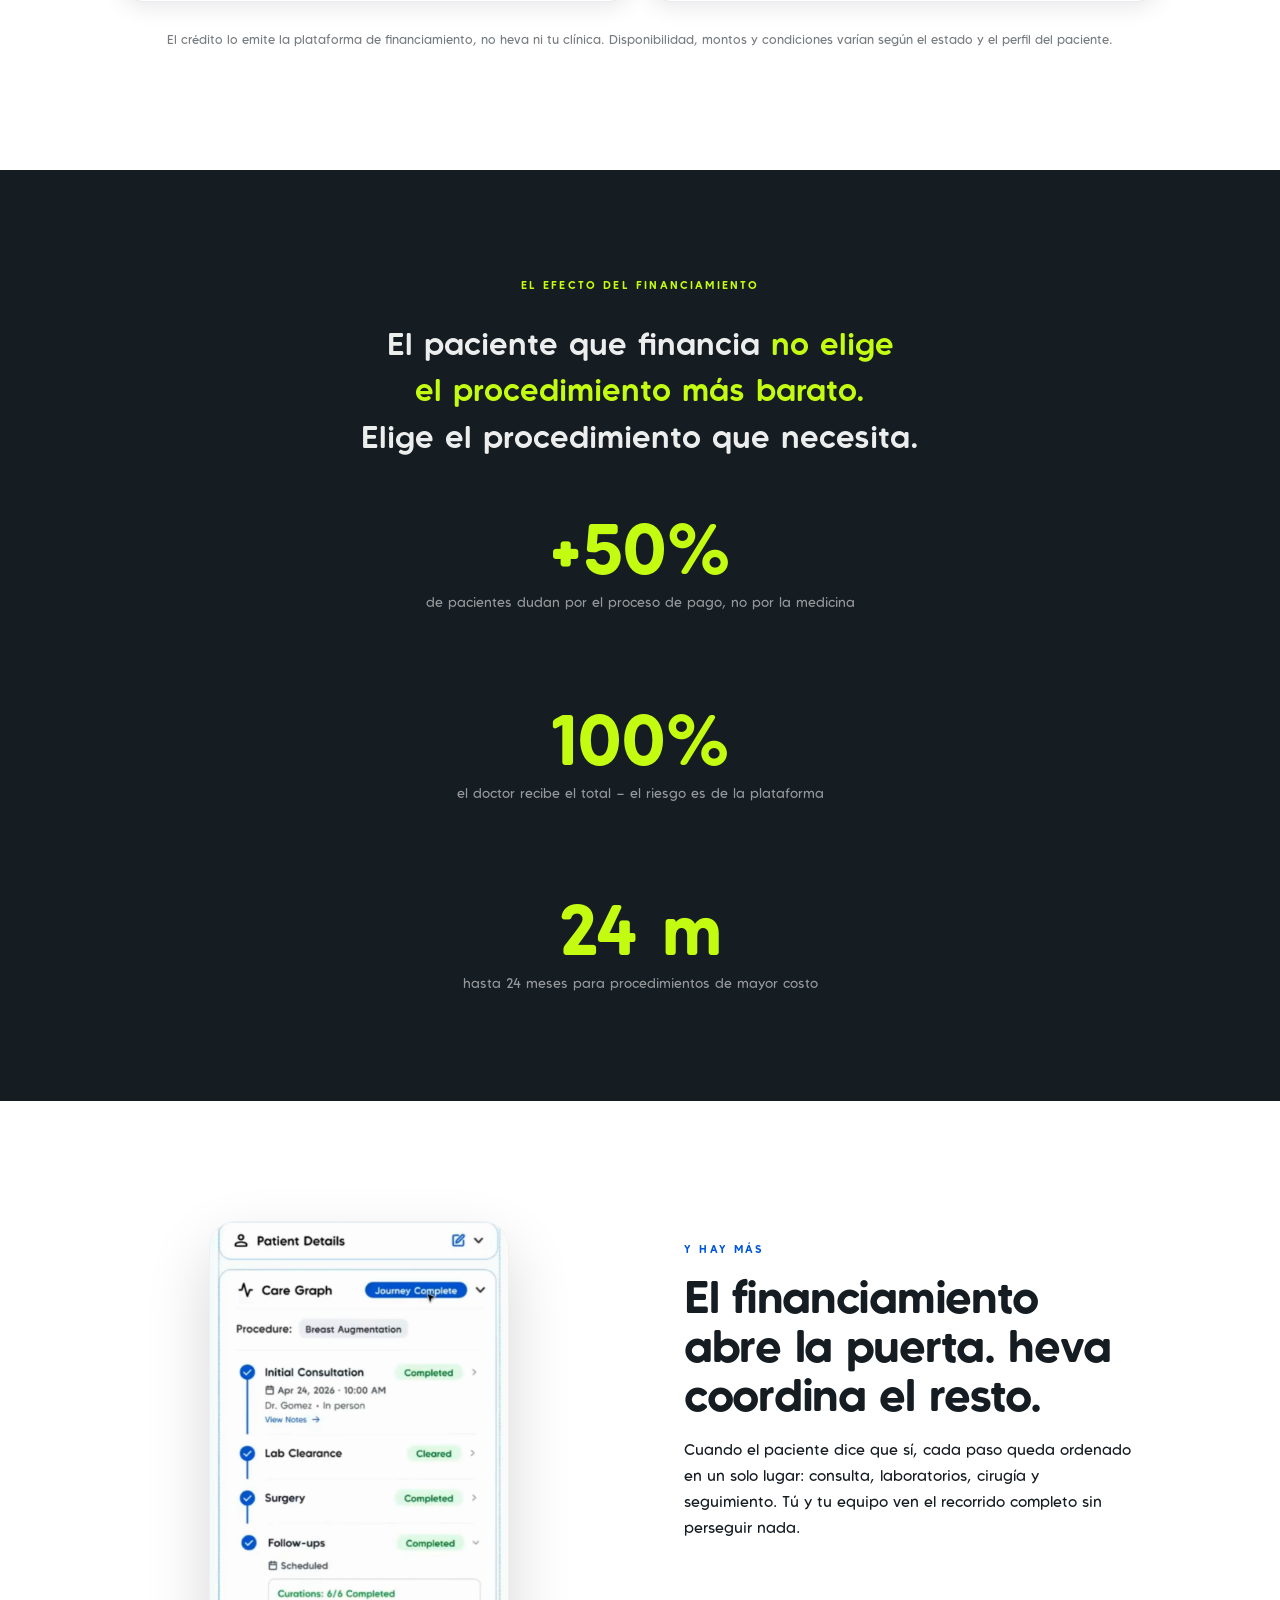
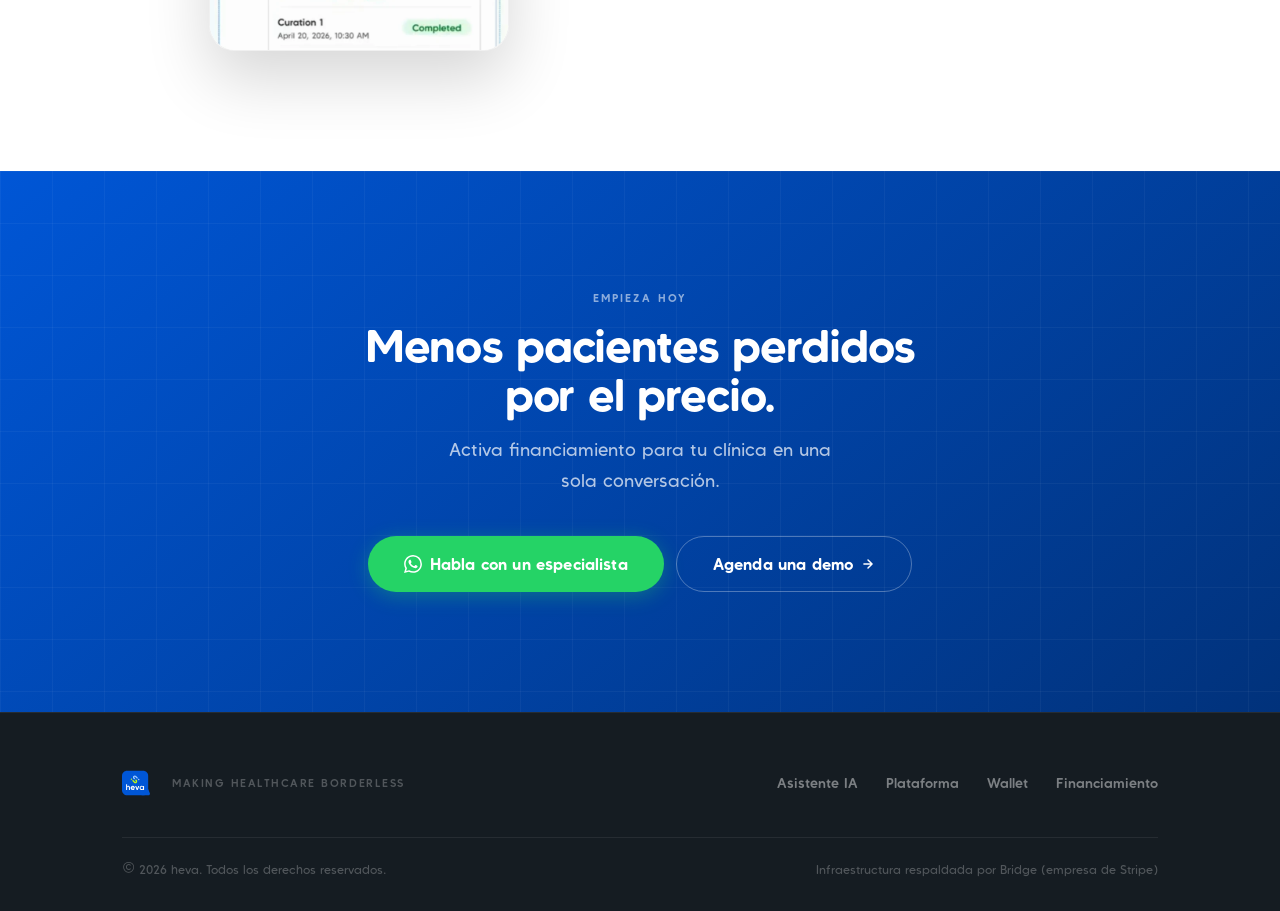
<file: financiamiento.html>
<!DOCTYPE html>
<html lang="es">
<head>
  <meta charset="UTF-8">
  <meta name="viewport" content="width=device-width, initial-scale=1, viewport-fit=cover">
  <title>heva — Financiamiento para pacientes de EE.UU.</title>
  <meta name="description" content="Ofrece opciones de pago a plazos a tus pacientes de EE.UU. Tú cobras completo por adelantado. El paciente paga en cuotas. heva lo gestiona todo.">

  <meta property="og:title"       content="heva — Financiamiento para pacientes de EE.UU.">
  <meta property="og:description" content="Más pacientes dicen sí cuando tienen opciones de pago. Tú cobras completo, el paciente paga a plazos.">
  <meta property="og:image"       content="https://heva-site.pages.dev/og-cover.png?v=4">
  <meta property="og:image:width"  content="1200">
  <meta property="og:image:height" content="630">
  <meta property="og:type"        content="website">

  <link rel="manifest"     href="./manifest.webmanifest">
  <meta name="theme-color" content="#0056D6">
  <link rel="icon"         href="./Submark-Colors-Primary.svg" type="image/svg+xml">

  <link rel="preconnect" href="https://fonts.googleapis.com">
  <link rel="preconnect" href="https://fonts.gstatic.com" crossorigin>
  <link href="https://fonts.googleapis.com/css2?family=Quicksand:wght@500;600;700&display=swap" rel="stylesheet">
  <link rel="stylesheet" href="./css/main.css">
</head>
<body>

  <!-- NAV -->
  <nav class="nav" id="nav" role="navigation" aria-label="Navegación principal">
    <div class="nav__inner">
      <a href="./index.html" class="nav__logo" aria-label="heva — inicio">
        <img src="./Submark-Colors-Primary.svg" alt="" width="34" height="30" loading="eager">
        
      </a>
      <div class="nav__links" role="menubar">
        <a href="./asistente.html"      role="menuitem" data-t="nav-ai">Asistente IA</a>
        <a href="./index.html#cobro"    role="menuitem" data-t="nav-cobro">Cobro Global</a>
        <a href="./plataforma.html"     role="menuitem" data-t="nav-plat">Plataforma</a>
        <a href="./wallet.html"         role="menuitem" data-t="nav-wallet">Wallet</a>
        <a href="./financiamiento.html" class="active" role="menuitem" data-t="nav-fin">Financiamiento</a>
      </div>
      <div class="nav__actions">
        <button class="lang-btn" id="langBtn" aria-label="Cambiar idioma">EN</button>
        <a href="https://wa.me/526647352121?text=Hola%2C%20me%20interesa%20el%20financiamiento%20de%20heva"
           class="btn btn-wa btn-sm" target="_blank" rel="noopener noreferrer">
          <svg width="14" height="14" viewBox="0 0 24 24" fill="currentColor" aria-hidden="true"><path d="M17.472 14.382c-.297-.149-1.758-.867-2.03-.967-.273-.099-.471-.148-.67.15-.197.297-.767.966-.94 1.164-.173.199-.347.223-.644.075-.297-.15-1.255-.463-2.39-1.475-.883-.788-1.48-1.761-1.653-2.059-.173-.297-.018-.458.13-.606.134-.133.298-.347.446-.52.149-.174.198-.298.298-.497.099-.198.05-.371-.025-.52-.075-.149-.669-1.612-.916-2.207-.242-.579-.487-.5-.669-.51-.173-.008-.371-.01-.57-.01-.198 0-.52.074-.792.372-.272.297-1.04 1.016-1.04 2.479 0 1.462 1.065 2.875 1.213 3.074.149.198 2.096 3.2 5.077 4.487.709.306 1.262.489 1.694.625.712.227 1.36.195 1.871.118.571-.085 1.758-.719 2.006-1.413.248-.694.248-1.289.173-1.413-.074-.124-.272-.198-.57-.347m-5.421 7.403h-.004a9.87 9.87 0 01-5.031-1.378l-.361-.214-3.741.982.998-3.648-.235-.374a9.86 9.86 0 01-1.51-5.26c.001-5.45 4.436-9.884 9.888-9.884 2.64 0 5.122 1.03 6.988 2.898a9.825 9.825 0 012.893 6.994c-.003 5.45-4.437 9.884-9.885 9.884m8.413-18.297A11.815 11.815 0 0012.05 0C5.495 0 .16 5.335.157 11.892c0 2.096.547 4.142 1.588 5.945L.057 24l6.305-1.654a11.882 11.882 0 005.683 1.448h.005c6.554 0 11.89-5.335 11.893-11.893a11.821 11.821 0 00-3.48-8.413z"/></svg>
          <span data-t="nav-cta">Hablar con nosotros</span>
        </a>
        <button class="nav__burger" id="burger" aria-label="Abrir menú" aria-expanded="false">
          <span></span><span></span><span></span>
        </button>
      </div>
    </div>
    <div class="nav__drawer" id="drawer" role="menu">
      <a href="./asistente.html" data-t="nav-ai">Asistente IA</a>
      <a href="./index.html#cobro" data-t="nav-cobro">Cobro Global</a>
      <a href="./plataforma.html" data-t="nav-plat">Plataforma</a>
      <a href="./wallet.html" data-t="nav-wallet">Wallet</a>
      <a href="./financiamiento.html" data-t="nav-fin">Financiamiento</a>
      <button class="lang-btn" id="langBtnMobile" style="align-self:flex-start;margin-top:8px">EN</button>
      <a href="https://wa.me/526647352121?text=Hola%2C%20me%20interesa%20el%20financiamiento%20de%20heva"
         class="btn btn-wa" target="_blank" rel="noopener noreferrer" data-t="nav-cta">Hablar con nosotros</a>
    </div>
  </nav>

  <!-- BACK NAV -->
  <div class="back-nav" aria-label="Regresar al inicio">
    <div class="back-nav__inner">
      <a href="./index.html" class="back-link">
        <svg width="14" height="14" viewBox="0 0 24 24" fill="none" stroke="currentColor" stroke-width="2.5" stroke-linecap="round" stroke-linejoin="round" aria-hidden="true"><path d="M19 12H5M12 5l-7 7 7 7"/></svg>
        heva
      </a>
    </div>
  </div>


  <!-- HERO -->
  <section class="subpage-hero">
    <div class="hero__orb" aria-hidden="true"></div>
    <div class="wrap">
      <div class="subpage-hero__inner">
        <span class="eyebrow reveal" data-t="fin-h-eye">Financiamiento</span>
        <h1 class="reveal d1" data-t="fin-h-h1">Sus pacientes no se <br>caen por el precio.</h1>
        <p class="sub reveal d2" data-t="fin-h-sub">
          Ofrece a tus pacientes de EE.UU. opciones de <strong>compra ahora, paga después</strong>: se atienden hoy y pagan en cuotas. Tú cobras el 100% por adelantado.
        </p>
        <div class="subpage-hero__ctas reveal d3">
          <a href="https://wa.me/526647352121?text=Hola%2C%20me%20interesa%20el%20financiamiento%20de%20heva"
             class="btn btn-wa btn-lg" target="_blank" rel="noopener noreferrer">
            <svg width="18" height="18" viewBox="0 0 24 24" fill="currentColor" aria-hidden="true"><path d="M17.472 14.382c-.297-.149-1.758-.867-2.03-.967-.273-.099-.471-.148-.67.15-.197.297-.767.966-.94 1.164-.173.199-.347.223-.644.075-.297-.15-1.255-.463-2.39-1.475-.883-.788-1.48-1.761-1.653-2.059-.173-.297-.018-.458.13-.606.134-.133.298-.347.446-.52.149-.174.198-.298.298-.497.099-.198.05-.371-.025-.52-.075-.149-.669-1.612-.916-2.207-.242-.579-.487-.5-.669-.51-.173-.008-.371-.01-.57-.01-.198 0-.52.074-.792.372-.272.297-1.04 1.016-1.04 2.479 0 1.462 1.065 2.875 1.213 3.074.149.198 2.096 3.2 5.077 4.487.709.306 1.262.489 1.694.625.712.227 1.36.195 1.871.118.571-.085 1.758-.719 2.006-1.413.248-.694.248-1.289.173-1.413-.074-.124-.272-.198-.57-.347m-5.421 7.403h-.004a9.87 9.87 0 01-5.031-1.378l-.361-.214-3.741.982.998-3.648-.235-.374a9.86 9.86 0 01-1.51-5.26c.001-5.45 4.436-9.884 9.888-9.884 2.64 0 5.122 1.03 6.988 2.898a9.825 9.825 0 012.893 6.994c-.003 5.45-4.437 9.884-9.885 9.884m8.413-18.297A11.815 11.815 0 0012.05 0C5.495 0 .16 5.335.157 11.892c0 2.096.547 4.142 1.588 5.945L.057 24l6.305-1.654a11.882 11.882 0 005.683 1.448h.005c6.554 0 11.89-5.335 11.893-11.893a11.821 11.821 0 00-3.48-8.413z"/></svg>
            <span data-t="hero-wa">Habla con un especialista</span>
          </a>
          <a href="https://calendly.com/evalles-heva/30min"
             class="btn btn-outline btn-lg" target="_blank" rel="noopener noreferrer">
            <span data-t="hero-demo">Agenda una demo</span>
            <svg width="14" height="14" viewBox="0 0 24 24" fill="none" stroke="currentColor" stroke-width="2.5" stroke-linecap="round" stroke-linejoin="round" aria-hidden="true"><path d="M5 12h14M12 5l7 7-7 7"/></svg>
          </a>
        </div>
      </div>
    </div>
  </section>


  <!-- HOW IT WORKS -->
  <section class="feature light-s">
    <div class="wrap">
      <div class="feature__grid">
        <div class="f-copy reveal">
          <span class="eyebrow" data-t="fin-hiw-eye">Cómo funciona</span>
          <h2 data-t="fin-hiw-h2">Tú cobras completo. El riesgo no es tuyo.</h2>
          <p data-t="fin-hiw-p">
            heva conecta tu clínica con las plataformas de <strong>compra ahora, paga después</strong> que tus pacientes en EE.UU. ya usan. El paciente se atiende hoy y paga a plazos; la plataforma aprueba y asume el cobro. Tú recibes el total del procedimiento por adelantado.
          </p>
          <ul class="f-bullets">
            <li>
              <span class="bullet-icon bullet-blue" aria-hidden="true">✓</span>
              <span data-t="fin-hiw-b1">El paciente paga en cuotas sin interés (o con planes extendidos)</span>
            </li>
            <li>
              <span class="bullet-icon bullet-blue" aria-hidden="true">✓</span>
              <span data-t="fin-hiw-b2">Tú cobras el 100% por adelantado, antes del procedimiento</span>
            </li>
            <li>
              <span class="bullet-icon bullet-blue" aria-hidden="true">✓</span>
              <span data-t="fin-hiw-b3">Sin riesgo de impago para tu clínica</span>
            </li>
            <li>
              <span class="bullet-icon bullet-blue" aria-hidden="true">✓</span>
              <span data-t="fin-hiw-b4">El link de financiamiento se envía directo desde el inbox de heva</span>
            </li>
          </ul>
        </div>
        <div class="f-visual reveal d2">
          <div class="win-frame win-frame--light">
            <div class="win-frame__bar win-frame__bar--light">
              <span class="win-frame__dot"></span>
              <span class="win-frame__dot"></span>
              <span class="win-frame__dot"></span>
              <span class="win-frame__url">provider.heva.co/inbound</span>
            </div>
            <img src="./screenshots/producto_heva_relay_anon.webp"
                 alt="heva Relay — envío de opciones de pago desde el inbox"
                 loading="lazy" width="1710" height="1073">
          </div>
        </div>
      </div>
    </div>
  </section>


  <!-- PLATFORMS -->
  <section class="feature grey-s">
    <div class="wrap">
      <div class="reveal" style="text-align:center; max-width:620px; margin:0 auto clamp(40px,6vw,64px)">
        <span class="eyebrow" style="margin-bottom:16px; display:block" data-t="fin-pl-eye">Compra ahora, paga después</span>
        <h2 data-t="fin-pl-h2">Tres formas de dividir el pago. Para tu clínica.</h2>
        <p style="font-size:0.93rem; color:var(--muted-light); margin-top:14px; line-height:1.65" data-t="fin-pl-p">
          El paciente elige cómo pagar según el costo del procedimiento. La aprobación y el riesgo de cobro son de la plataforma de financiamiento, sin cargos por mora. Tú recibes el total por adelantado.
        </p>
      </div>
      <div class="feature-card-grid--3">

        <!-- Plan: Pago en cuotas corto plazo -->
        <div class="feature-card bnpl-card reveal d1">
          <p class="bnpl-card__platform" data-t="fin-c1-plat">Pago a plazos</p>
          <h3 class="bnpl-card__name" data-t="fin-c1-name">4 cuotas sin interés</h3>
          <ul class="bnpl-card__plans">
            <li class="bnpl-card__plan">
              <span class="bnpl-card__plan-dot"></span>
              <span data-t="fin-c1-p1"><strong>4 pagos cada 2 semanas</strong> — sin interés, liquidado en 6 semanas</span>
            </li>
            <li class="bnpl-card__plan">
              <span class="bnpl-card__plan-dot"></span>
              <span data-t="fin-c1-p2"><strong>Ideal</strong> para procedimientos de menor costo</span>
            </li>
            <li class="bnpl-card__plan">
              <span class="bnpl-card__plan-dot"></span>
              <span data-t="fin-c1-p3"><strong>Soft credit check inmediato</strong> — sin impacto en el buró del paciente</span>
            </li>
          </ul>
          <div class="bnpl-card__confirm">
            <svg width="14" height="14" viewBox="0 0 24 24" fill="none" stroke="currentColor" stroke-width="2.5" stroke-linecap="round" stroke-linejoin="round" aria-hidden="true"><polyline points="20 6 9 17 4 12"/></svg>
            <span data-t="fin-conf">Doctor recibe el total al momento</span>
          </div>
        </div>

        <!-- Plan: Diferido 30 días -->
        <div class="feature-card bnpl-card reveal d2">
          <p class="bnpl-card__platform" data-t="fin-c2-plat">Pago diferido</p>
          <h3 class="bnpl-card__name" data-t="fin-c2-name">30 días sin interés</h3>
          <ul class="bnpl-card__plans">
            <li class="bnpl-card__plan">
              <span class="bnpl-card__plan-dot"></span>
              <span data-t="fin-c2-p1"><strong>Pago en una sola exhibición</strong> — diferido hasta 30 días, sin interés</span>
            </li>
            <li class="bnpl-card__plan">
              <span class="bnpl-card__plan-dot"></span>
              <span data-t="fin-c2-p2"><strong>Para el paciente</strong> que solo necesita un respiro de tiempo</span>
            </li>
            <li class="bnpl-card__plan">
              <span class="bnpl-card__plan-dot"></span>
              <span data-t="fin-c2-p3"><strong>Aprobación instantánea</strong> con soft credit check</span>
            </li>
          </ul>
          <div class="bnpl-card__confirm">
            <svg width="14" height="14" viewBox="0 0 24 24" fill="none" stroke="currentColor" stroke-width="2.5" stroke-linecap="round" stroke-linejoin="round" aria-hidden="true"><polyline points="20 6 9 17 4 12"/></svg>
            <span data-t="fin-conf">Doctor recibe el total al momento</span>
          </div>
        </div>

        <!-- Plan: Mensualidades largo plazo -->
        <div class="feature-card bnpl-card reveal d3">
          <p class="bnpl-card__platform" data-t="fin-c3-plat">Mensualidades</p>
          <h3 class="bnpl-card__name" data-t="fin-c3-name">Hasta 24 meses</h3>
          <ul class="bnpl-card__plans">
            <li class="bnpl-card__plan">
              <span class="bnpl-card__plan-dot"></span>
              <span data-t="fin-c3-p1"><strong>3 a 24 meses</strong> — cuotas mensuales fijas, $0 de enganche, tasa según aprobación</span>
            </li>
            <li class="bnpl-card__plan">
              <span class="bnpl-card__plan-dot"></span>
              <span data-t="fin-c3-p2"><strong>Para procedimientos</strong> de mayor costo</span>
            </li>
            <li class="bnpl-card__plan">
              <span class="bnpl-card__plan-dot"></span>
              <span data-t="fin-c3-p3"><strong>Cuotas fijas mensuales</strong> — el paciente sabe cuánto paga cada mes</span>
            </li>
          </ul>
          <div class="bnpl-card__confirm">
            <svg width="14" height="14" viewBox="0 0 24 24" fill="none" stroke="currentColor" stroke-width="2.5" stroke-linecap="round" stroke-linejoin="round" aria-hidden="true"><polyline points="20 6 9 17 4 12"/></svg>
            <span data-t="fin-conf">Doctor recibe el total al momento</span>
          </div>
        </div>

      </div>
    </div>
  </section>


  <!-- QUIÉN CALIFICA -->
  <section class="feature light-s">
    <div class="wrap">
      <div class="reveal" style="text-align:center; max-width:620px; margin:0 auto clamp(40px,6vw,64px)">
        <span class="eyebrow" style="margin-bottom:16px; display:block" data-t="fin-q-eye">Para tu paciente</span>
        <h2 data-t="fin-q-h2">¿Quién califica? Lo que le dices a tu paciente.</h2>
        <p style="font-size:0.93rem; color:var(--muted-light); margin-top:14px; line-height:1.65" data-t="fin-q-p">
          Cuatro respuestas para la duda más común de tu consulta. Sin trámites previos con tu clínica.
        </p>
      </div>
      <div class="feature-card-grid">
        <div class="feature-card reveal d1">
          <div class="feature-card__icon" aria-hidden="true">1</div>
          <h3 data-t="fin-q1-h">¿Quién puede aplicar?</h3>
          <p data-t="fin-q1-p">Pacientes que viven en EE.UU., mayores de 18 años, con tarjeta o cuenta bancaria emitida en EE.UU. y celular activo.</p>
        </div>
        <div class="feature-card reveal d2">
          <div class="feature-card__icon" aria-hidden="true">2</div>
          <h3 data-t="fin-q2-h">Aplica al momento de pagar</h3>
          <p data-t="fin-q2-p">En su link de pago heva elige la opción de financiamiento, llena sus datos básicos y recibe respuesta <strong>en segundos</strong>. No hay solicitud previa.</p>
        </div>
        <div class="feature-card reveal d3">
          <div class="feature-card__icon" aria-hidden="true">3</div>
          <h3 data-t="fin-q3-h">Aplicar no afecta su crédito</h3>
          <p data-t="fin-q3-p">La consulta inicial es suave (<em>soft pull</em>), sin impacto en su puntaje. Los planes mensuales están sujetos a aprobación y tasa según su perfil.</p>
        </div>
        <div class="feature-card reveal d4">
          <div class="feature-card__icon" aria-hidden="true">4</div>
          <h3 data-t="fin-q4-h">100% digital</h3>
          <p data-t="fin-q4-p">Todo desde su celular: sin comprobantes de ingresos, sin visitas al banco, sin papeleo.</p>
        </div>
      </div>
      <p class="reveal" style="font-size:0.78rem; color:var(--muted-light); text-align:center; margin-top:28px; line-height:1.6" data-t="fin-q-note">
        El crédito lo emite la plataforma de financiamiento, no heva ni tu clínica. Disponibilidad, montos y condiciones varían según el estado y el perfil del paciente.
      </p>
    </div>
  </section>


  <!-- STAT INSIGHT -->
  <section class="stat-insight">
    <div class="wrap wrap--sm">
      <span class="eyebrow reveal" data-t="fin-si-eye">El efecto del financiamiento</span>
      <p class="stat-insight__quote reveal d1" data-t="fin-si-quote">
        El paciente que financia <em>no elige el procedimiento más barato.</em> <br>
        Elige el procedimiento que necesita.
      </p>
      <div class="stat-insight__metrics reveal d2">
        <div class="stat-insight__metric">
          <span class="stat-insight__val">+50%</span>
          <span class="stat-insight__lbl" data-t="fin-si-l1">de pacientes dudan por el proceso de pago, no por la medicina</span>
        </div>
        <div class="stat-insight__metric">
          <span class="stat-insight__val">100%</span>
          <span class="stat-insight__lbl" data-t="fin-si-l2">el doctor recibe el total — el riesgo es de la plataforma</span>
        </div>
        <div class="stat-insight__metric">
          <span class="stat-insight__val" data-t="fin-si-v3">24 m</span>
          <span class="stat-insight__lbl" data-t="fin-si-l3">hasta 24 meses para procedimientos de mayor costo</span>
        </div>
      </div>
    </div>
  </section>


  <!-- CARE GRAPH HOOK -->
  <section class="feature light-s">
    <div class="wrap">
      <div class="feature__grid flip">
        <div class="f-copy reveal">
          <span class="eyebrow" data-t="fin-cg-eye">Y hay más</span>
          <h2 data-t="fin-cg-h2">El financiamiento abre la puerta. heva coordina el resto.</h2>
          <p data-t="fin-cg-p">
            Cuando el paciente dice que sí, cada paso queda ordenado en un solo lugar: consulta, laboratorios, cirugía y seguimiento. Tú y tu equipo ven el recorrido completo sin perseguir nada.
          </p>
          <a href="./plataforma.html" class="btn btn-outline btn-lg" style="margin-top:8px">
            <span data-t="fin-cg-cta">Ver la plataforma</span>
            <svg width="14" height="14" viewBox="0 0 24 24" fill="none" stroke="currentColor" stroke-width="2.5" stroke-linecap="round" stroke-linejoin="round" aria-hidden="true"><path d="M5 12h14M12 5l7 7-7 7"/></svg>
          </a>
        </div>
        <div class="f-visual reveal d2">
          <div style="max-width:300px; border-radius:26px; overflow:hidden; box-shadow:0 28px 64px rgba(0,0,0,0.16); border:1px solid rgba(0,0,0,0.06)">
            <img src="./screenshots/producto_care_graph_anon.webp"
                 alt="Care Graph de heva — recorrido del paciente de principio a fin"
                 loading="lazy" width="712" height="1022" style="display:block; width:100%; height:auto">
          </div>
        </div>
      </div>
    </div>
  </section>


  <!-- CTA -->
  <section class="cta-final" id="demo">
    <div class="wrap wrap--sm">
      <span class="eyebrow reveal" data-t="fin-cta-eye">Empieza hoy</span>
      <h2 class="reveal d1" data-t="fin-cta-h2">Menos pacientes perdidos <br>por el precio.</h2>
      <p class="sub reveal d2" data-t="fin-cta-p">Activa financiamiento para tu clínica en una sola conversación.</p>
      <div class="cta-final__btns reveal d3">
        <a href="https://wa.me/526647352121?text=Hola%2C%20me%20interesa%20el%20financiamiento%20de%20heva"
           class="btn btn-wa btn-lg" target="_blank" rel="noopener noreferrer">
          <svg width="18" height="18" viewBox="0 0 24 24" fill="currentColor" aria-hidden="true"><path d="M17.472 14.382c-.297-.149-1.758-.867-2.03-.967-.273-.099-.471-.148-.67.15-.197.297-.767.966-.94 1.164-.173.199-.347.223-.644.075-.297-.15-1.255-.463-2.39-1.475-.883-.788-1.48-1.761-1.653-2.059-.173-.297-.018-.458.13-.606.134-.133.298-.347.446-.52.149-.174.198-.298.298-.497.099-.198.05-.371-.025-.52-.075-.149-.669-1.612-.916-2.207-.242-.579-.487-.5-.669-.51-.173-.008-.371-.01-.57-.01-.198 0-.52.074-.792.372-.272.297-1.04 1.016-1.04 2.479 0 1.462 1.065 2.875 1.213 3.074.149.198 2.096 3.2 5.077 4.487.709.306 1.262.489 1.694.625.712.227 1.36.195 1.871.118.571-.085 1.758-.719 2.006-1.413.248-.694.248-1.289.173-1.413-.074-.124-.272-.198-.57-.347m-5.421 7.403h-.004a9.87 9.87 0 01-5.031-1.378l-.361-.214-3.741.982.998-3.648-.235-.374a9.86 9.86 0 01-1.51-5.26c.001-5.45 4.436-9.884 9.888-9.884 2.64 0 5.122 1.03 6.988 2.898a9.825 9.825 0 012.893 6.994c-.003 5.45-4.437 9.884-9.885 9.884m8.413-18.297A11.815 11.815 0 0012.05 0C5.495 0 .16 5.335.157 11.892c0 2.096.547 4.142 1.588 5.945L.057 24l6.305-1.654a11.882 11.882 0 005.683 1.448h.005c6.554 0 11.89-5.335 11.893-11.893a11.821 11.821 0 00-3.48-8.413z"/></svg>
          <span data-t="hero-wa">Habla con un especialista</span>
        </a>
        <a href="https://calendly.com/evalles-heva/30min"
           class="btn btn-outline btn-lg" target="_blank" rel="noopener noreferrer">
          <span data-t="hero-demo">Agenda una demo</span>
          <svg width="14" height="14" viewBox="0 0 24 24" fill="none" stroke="currentColor" stroke-width="2.5" stroke-linecap="round" stroke-linejoin="round" aria-hidden="true"><path d="M5 12h14M12 5l7 7-7 7"/></svg>
        </a>
      </div>
    </div>
  </section>


  <!-- FOOTER -->
  <footer class="footer" role="contentinfo">
    <div class="wrap">
      <div class="footer__top">
        <a href="./index.html" class="footer__logo" aria-label="heva — inicio">
          <img src="./Submark-Colors-Primary.svg" alt="" width="28" height="25">
          
        </a>
        <p class="footer__tag" data-t="ft-tag">Making Healthcare Borderless</p>
        <nav class="footer__nav" aria-label="Footer">
          <a href="./asistente.html" data-t="nav-ai">Asistente IA</a>
          <a href="./plataforma.html" data-t="nav-plat">Plataforma</a>
          <a href="./wallet.html" data-t="nav-wallet">Wallet</a>
          <a href="./financiamiento.html" data-t="nav-fin">Financiamiento</a>
        </nav>
      </div>
      <div class="footer__bottom">
        <p data-t="ft-c">© 2026 heva. Todos los derechos reservados.</p>
        <p data-t="ft-stripe">Infraestructura respaldada por Bridge (empresa de Stripe)</p>
      </div>
    </div>
  </footer>

  <script src="./js/main.js" defer></script>
</body>
</html>
</file>
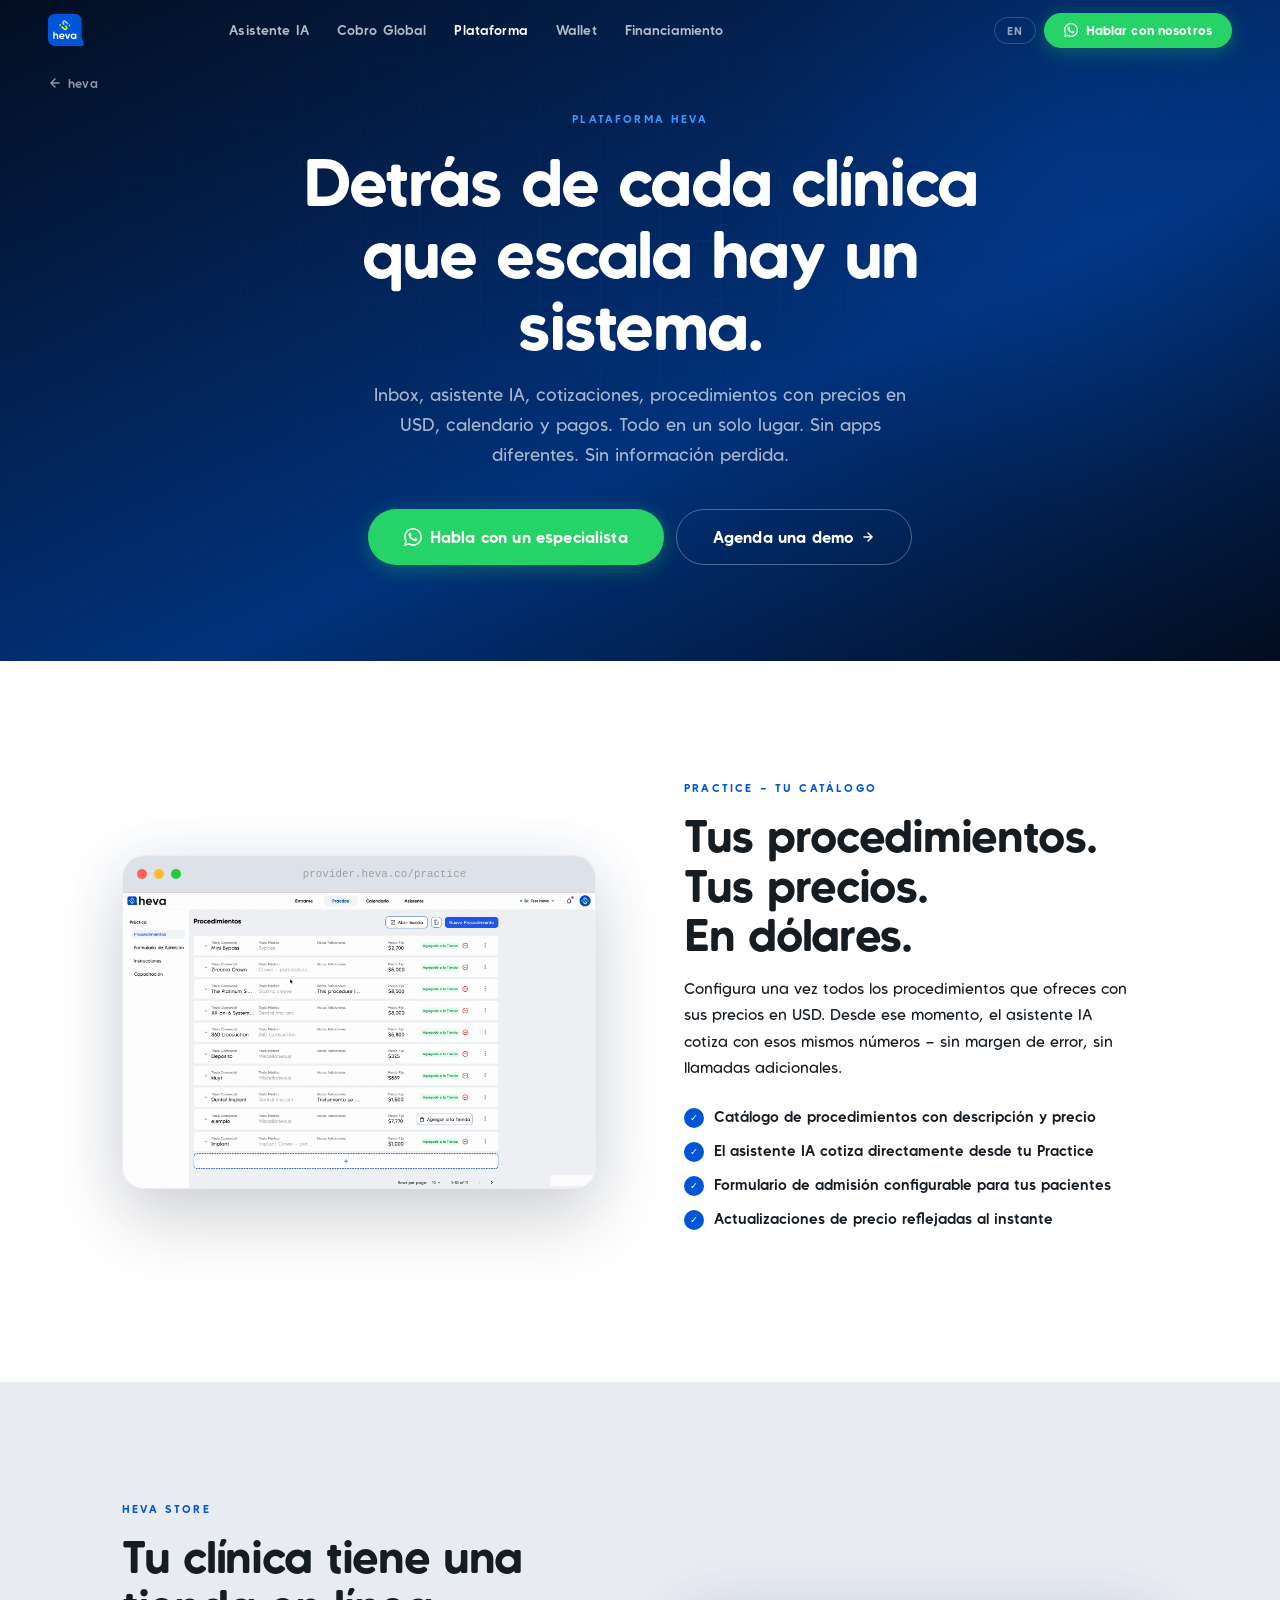
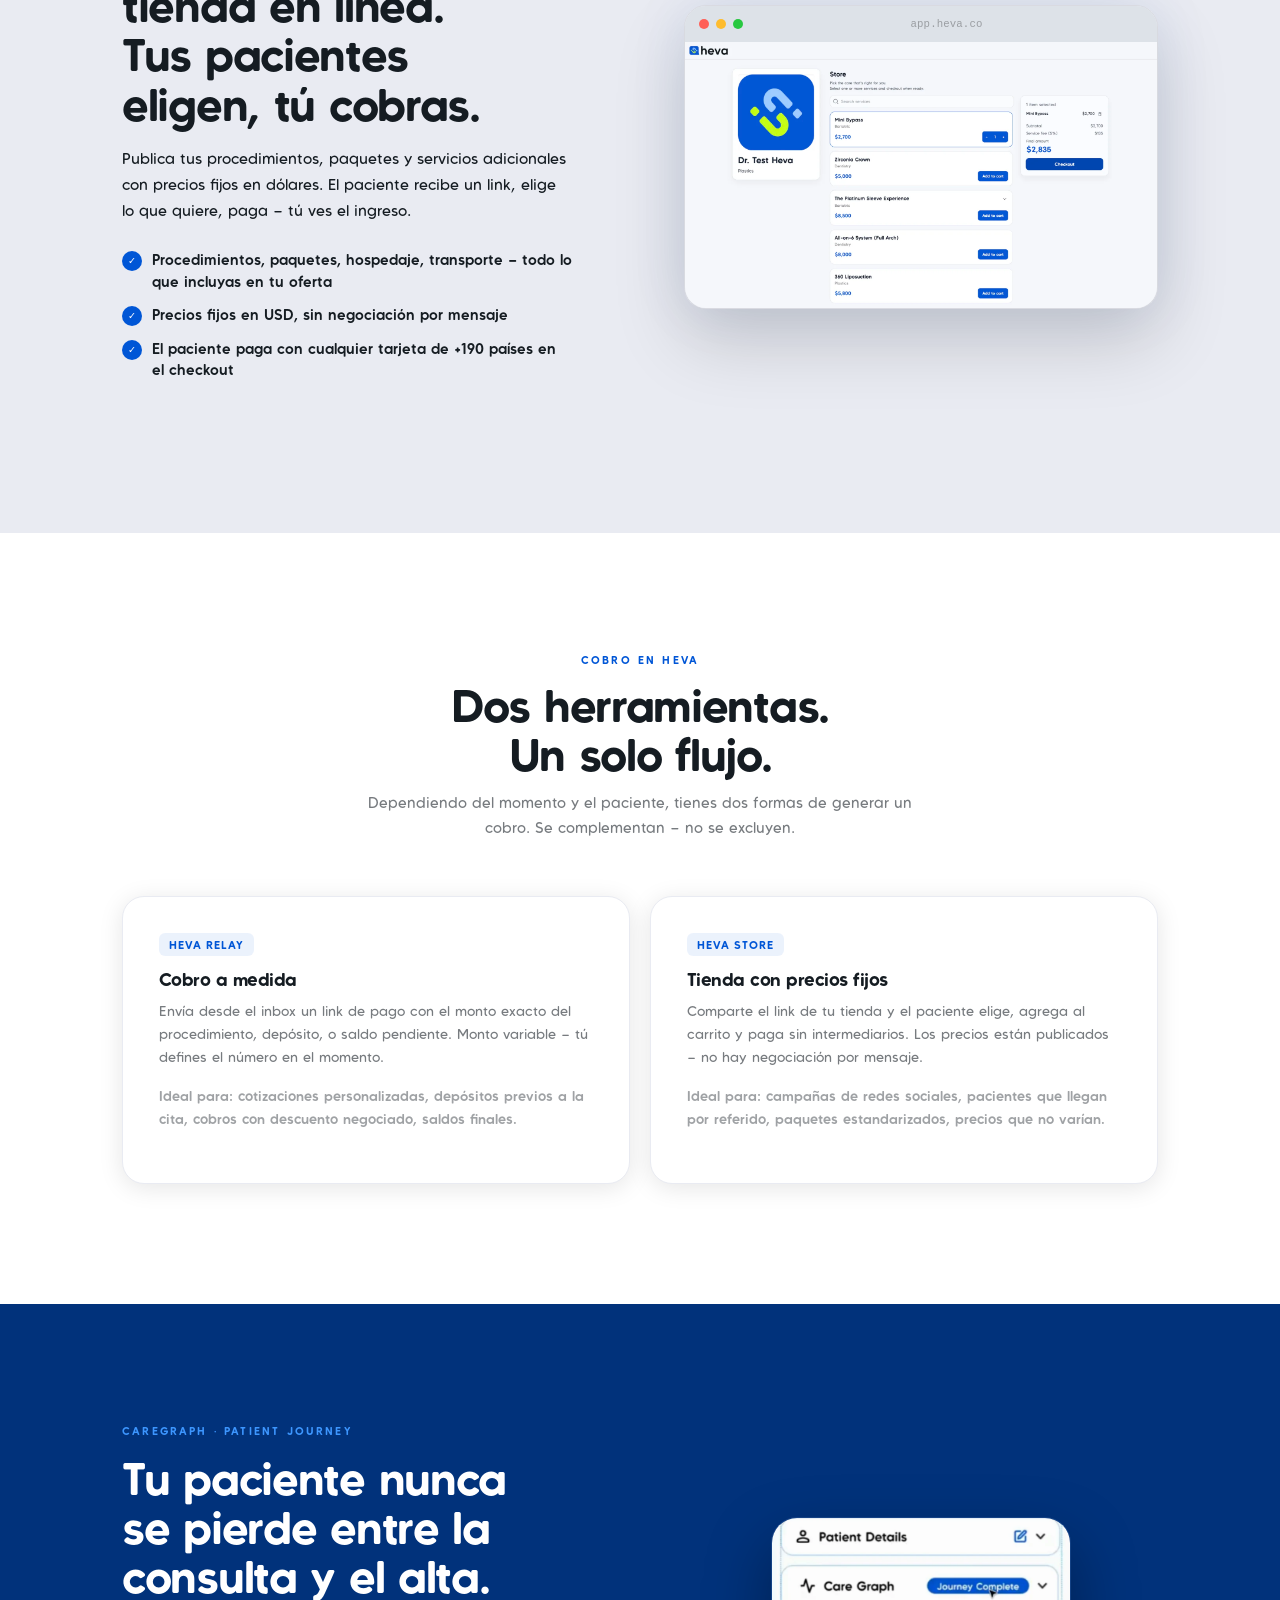
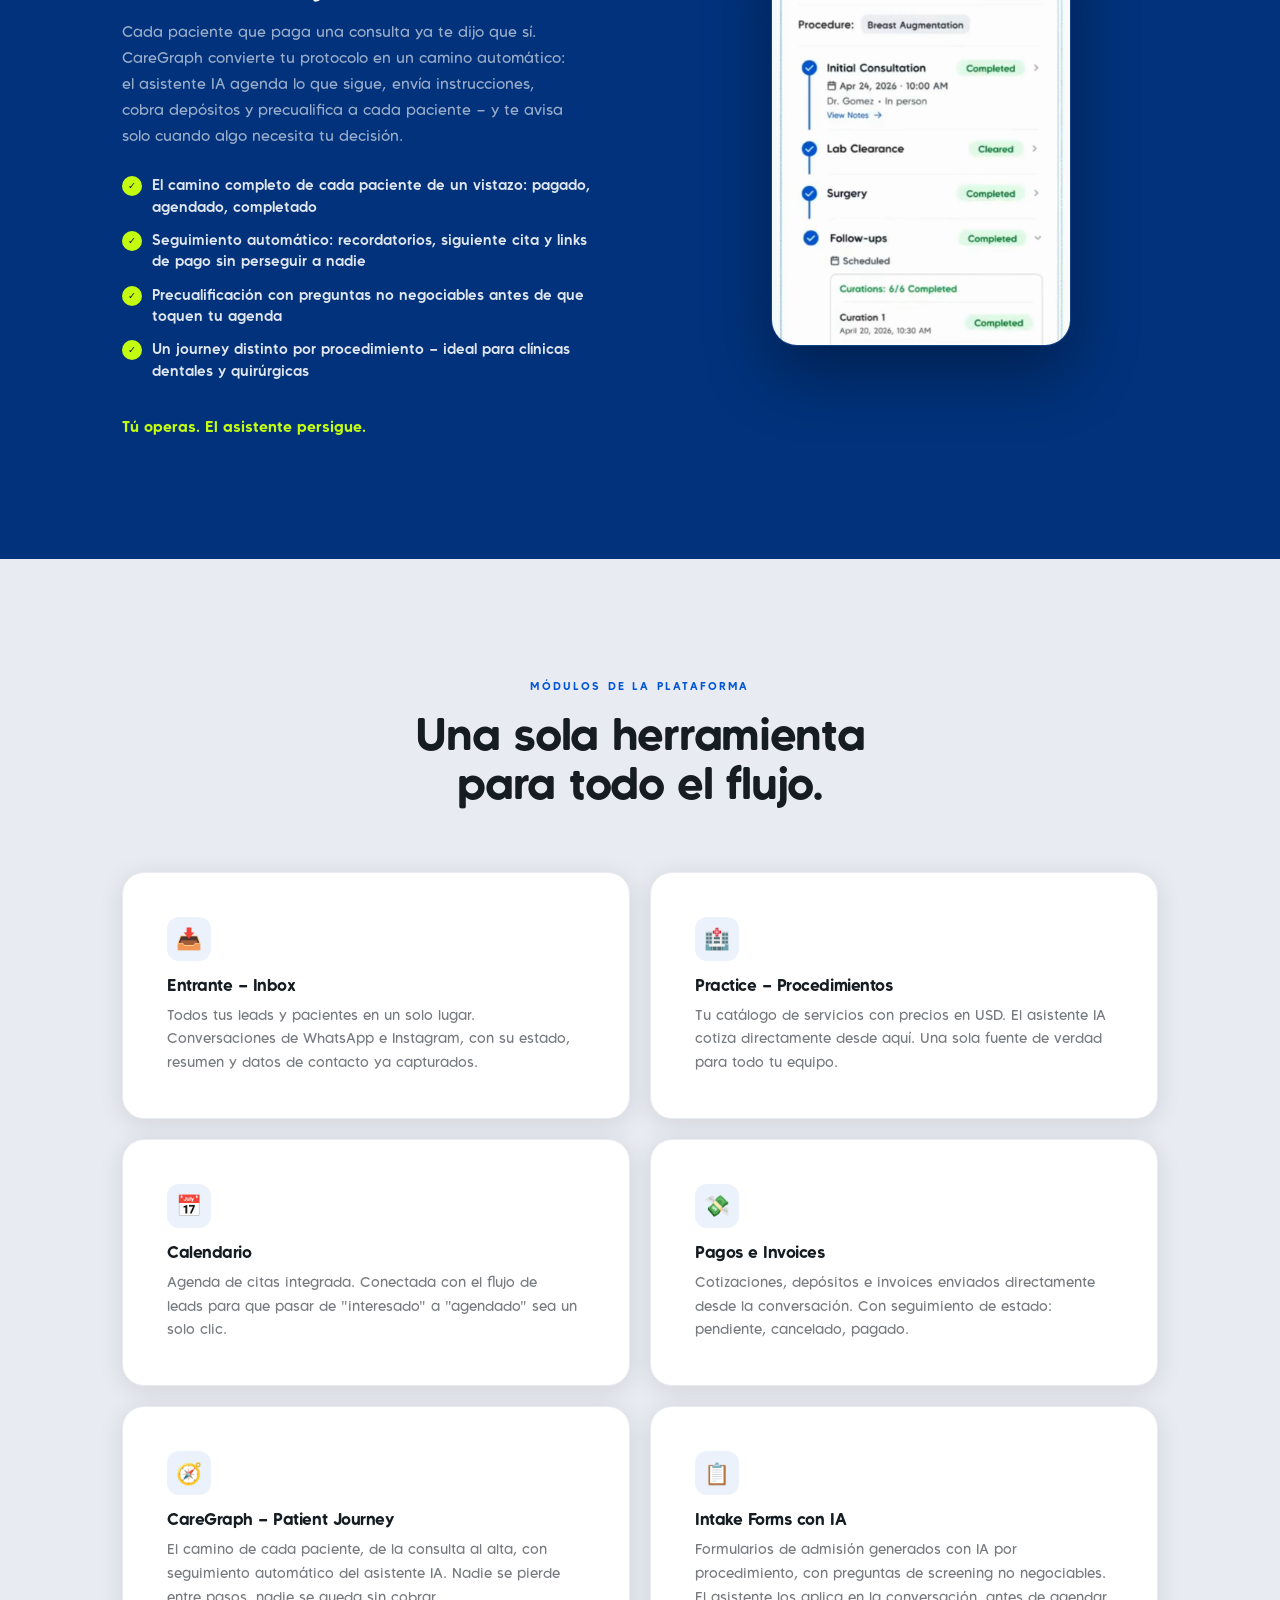
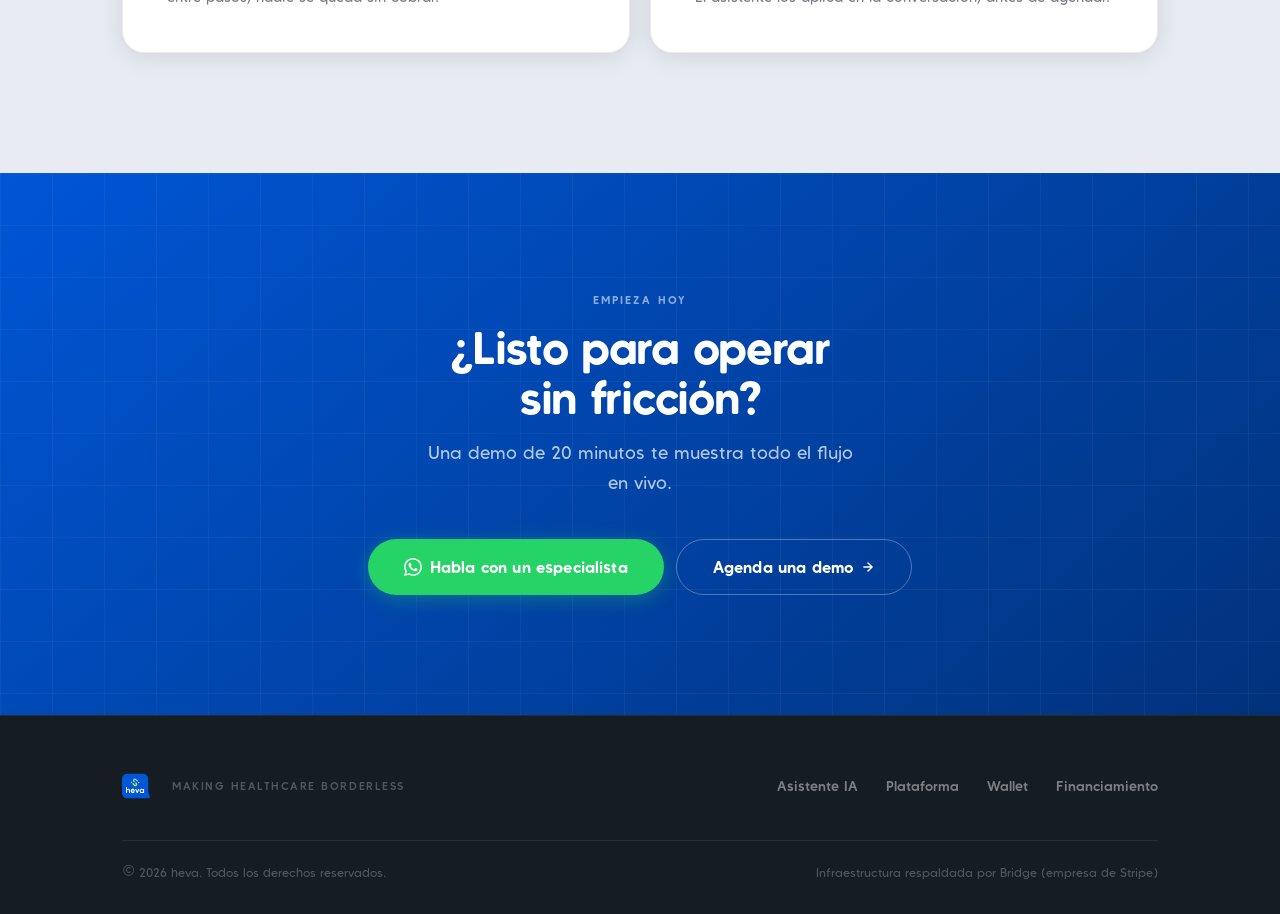
<file: plataforma.html>
<!DOCTYPE html>
<html lang="es">
<head>
  <meta charset="UTF-8">
  <meta name="viewport" content="width=device-width, initial-scale=1, viewport-fit=cover">
  <title>heva — Plataforma: todo tu flujo en un solo lugar</title>
  <meta name="description" content="Inbox de pacientes, cotizaciones, procedimientos con precios en USD, agenda, pagos y CareGraph — el journey de cada paciente automatizado, de la consulta al alta.">

  <meta property="og:title"       content="heva Plataforma — Todo tu flujo en un solo lugar">
  <meta property="og:description" content="Inbox, cotizaciones, Practice, calendario y pagos. Una sola herramienta para operar tu clínica internacional.">
  <meta property="og:image"       content="https://heva-site.pages.dev/og-cover.png?v=4">
  <meta property="og:image:width"  content="1200">
  <meta property="og:image:height" content="630">
  <meta property="og:type"        content="website">

  <link rel="manifest"     href="./manifest.webmanifest">
  <meta name="theme-color" content="#0056D6">
  <link rel="icon"         href="./Submark-Colors-Primary.svg" type="image/svg+xml">

  <link rel="preconnect" href="https://fonts.googleapis.com">
  <link rel="preconnect" href="https://fonts.gstatic.com" crossorigin>
  <link href="https://fonts.googleapis.com/css2?family=Quicksand:wght@500;600;700&display=swap" rel="stylesheet">
  <link rel="stylesheet" href="./css/main.css">
</head>
<body>

  <!-- NAV -->
  <nav class="nav" id="nav" role="navigation" aria-label="Navegación principal">
    <div class="nav__inner">
      <a href="./index.html" class="nav__logo" aria-label="heva — inicio">
        <img src="./Submark-Colors-Primary.svg" alt="" width="34" height="30" loading="eager">
        
      </a>
      <div class="nav__links" role="menubar">
        <a href="./asistente.html"      role="menuitem" data-t="nav-ai">Asistente IA</a>
        <a href="./index.html#cobro"    role="menuitem" data-t="nav-cobro">Cobro Global</a>
        <a href="./plataforma.html"     class="active" role="menuitem" data-t="nav-plat">Plataforma</a>
        <a href="./wallet.html"         role="menuitem" data-t="nav-wallet">Wallet</a>
        <a href="./financiamiento.html" role="menuitem" data-t="nav-fin">Financiamiento</a>
      </div>
      <div class="nav__actions">
        <button class="lang-btn" id="langBtn" aria-label="Cambiar idioma">EN</button>
        <a href="https://wa.me/526647352121?text=Hola%2C%20me%20interesa%20la%20plataforma%20de%20heva"
           class="btn btn-wa btn-sm" target="_blank" rel="noopener noreferrer">
          <svg width="14" height="14" viewBox="0 0 24 24" fill="currentColor" aria-hidden="true"><path d="M17.472 14.382c-.297-.149-1.758-.867-2.03-.967-.273-.099-.471-.148-.67.15-.197.297-.767.966-.94 1.164-.173.199-.347.223-.644.075-.297-.15-1.255-.463-2.39-1.475-.883-.788-1.48-1.761-1.653-2.059-.173-.297-.018-.458.13-.606.134-.133.298-.347.446-.52.149-.174.198-.298.298-.497.099-.198.05-.371-.025-.52-.075-.149-.669-1.612-.916-2.207-.242-.579-.487-.5-.669-.51-.173-.008-.371-.01-.57-.01-.198 0-.52.074-.792.372-.272.297-1.04 1.016-1.04 2.479 0 1.462 1.065 2.875 1.213 3.074.149.198 2.096 3.2 5.077 4.487.709.306 1.262.489 1.694.625.712.227 1.36.195 1.871.118.571-.085 1.758-.719 2.006-1.413.248-.694.248-1.289.173-1.413-.074-.124-.272-.198-.57-.347m-5.421 7.403h-.004a9.87 9.87 0 01-5.031-1.378l-.361-.214-3.741.982.998-3.648-.235-.374a9.86 9.86 0 01-1.51-5.26c.001-5.45 4.436-9.884 9.888-9.884 2.64 0 5.122 1.03 6.988 2.898a9.825 9.825 0 012.893 6.994c-.003 5.45-4.437 9.884-9.885 9.884m8.413-18.297A11.815 11.815 0 0012.05 0C5.495 0 .16 5.335.157 11.892c0 2.096.547 4.142 1.588 5.945L.057 24l6.305-1.654a11.882 11.882 0 005.683 1.448h.005c6.554 0 11.89-5.335 11.893-11.893a11.821 11.821 0 00-3.48-8.413z"/></svg>
          <span data-t="nav-cta">Hablar con nosotros</span>
        </a>
        <button class="nav__burger" id="burger" aria-label="Abrir menú" aria-expanded="false">
          <span></span><span></span><span></span>
        </button>
      </div>
    </div>
    <div class="nav__drawer" id="drawer" role="menu">
      <a href="./asistente.html" data-t="nav-ai">Asistente IA</a>
      <a href="./index.html#cobro" data-t="nav-cobro">Cobro Global</a>
      <a href="./plataforma.html" data-t="nav-plat">Plataforma</a>
      <a href="./wallet.html" data-t="nav-wallet">Wallet</a>
      <a href="./financiamiento.html" data-t="nav-fin">Financiamiento</a>
      <button class="lang-btn" id="langBtnMobile" style="align-self:flex-start;margin-top:8px">EN</button>
      <a href="https://wa.me/526647352121?text=Hola%2C%20me%20interesa%20la%20plataforma%20de%20heva"
         class="btn btn-wa" target="_blank" rel="noopener noreferrer" data-t="nav-cta">Hablar con nosotros</a>
    </div>
  </nav>

  <!-- BACK NAV -->
  <div class="back-nav" aria-label="Regresar al inicio">
    <div class="back-nav__inner">
      <a href="./index.html" class="back-link">
        <svg width="14" height="14" viewBox="0 0 24 24" fill="none" stroke="currentColor" stroke-width="2.5" stroke-linecap="round" stroke-linejoin="round" aria-hidden="true"><path d="M19 12H5M12 5l-7 7 7 7"/></svg>
        heva
      </a>
    </div>
  </div>


  <!-- HERO -->
  <section class="subpage-hero">
    <div class="hero__orb" aria-hidden="true"></div>
    <div class="wrap">
      <div class="subpage-hero__inner">
        <span class="eyebrow reveal" data-t="pl-h-eye">Plataforma heva</span>
        <h1 class="reveal d1" data-t="pl-h-h1">Detrás de cada clínica <br>que escala hay un sistema.</h1>
        <p class="sub reveal d2" data-t="pl-h-sub">
          Inbox, asistente IA, cotizaciones, procedimientos con precios en USD, calendario y pagos. Todo en un solo lugar. Sin apps diferentes. Sin información perdida.
        </p>
        <div class="subpage-hero__ctas reveal d3">
          <a href="https://wa.me/526647352121?text=Hola%2C%20me%20interesa%20la%20plataforma%20de%20heva"
             class="btn btn-wa btn-lg" target="_blank" rel="noopener noreferrer">
            <svg width="18" height="18" viewBox="0 0 24 24" fill="currentColor" aria-hidden="true"><path d="M17.472 14.382c-.297-.149-1.758-.867-2.03-.967-.273-.099-.471-.148-.67.15-.197.297-.767.966-.94 1.164-.173.199-.347.223-.644.075-.297-.15-1.255-.463-2.39-1.475-.883-.788-1.48-1.761-1.653-2.059-.173-.297-.018-.458.13-.606.134-.133.298-.347.446-.52.149-.174.198-.298.298-.497.099-.198.05-.371-.025-.52-.075-.149-.669-1.612-.916-2.207-.242-.579-.487-.5-.669-.51-.173-.008-.371-.01-.57-.01-.198 0-.52.074-.792.372-.272.297-1.04 1.016-1.04 2.479 0 1.462 1.065 2.875 1.213 3.074.149.198 2.096 3.2 5.077 4.487.709.306 1.262.489 1.694.625.712.227 1.36.195 1.871.118.571-.085 1.758-.719 2.006-1.413.248-.694.248-1.289.173-1.413-.074-.124-.272-.198-.57-.347m-5.421 7.403h-.004a9.87 9.87 0 01-5.031-1.378l-.361-.214-3.741.982.998-3.648-.235-.374a9.86 9.86 0 01-1.51-5.26c.001-5.45 4.436-9.884 9.888-9.884 2.64 0 5.122 1.03 6.988 2.898a9.825 9.825 0 012.893 6.994c-.003 5.45-4.437 9.884-9.885 9.884m8.413-18.297A11.815 11.815 0 0012.05 0C5.495 0 .16 5.335.157 11.892c0 2.096.547 4.142 1.588 5.945L.057 24l6.305-1.654a11.882 11.882 0 005.683 1.448h.005c6.554 0 11.89-5.335 11.893-11.893a11.821 11.821 0 00-3.48-8.413z"/></svg>
            <span data-t="hero-wa">Habla con un especialista</span>
          </a>
          <a href="https://calendly.com/evalles-heva/30min"
             class="btn btn-outline btn-lg" target="_blank" rel="noopener noreferrer">
            <span data-t="hero-demo">Agenda una demo</span>
            <svg width="14" height="14" viewBox="0 0 24 24" fill="none" stroke="currentColor" stroke-width="2.5" stroke-linecap="round" stroke-linejoin="round" aria-hidden="true"><path d="M5 12h14M12 5l7 7-7 7"/></svg>
          </a>
        </div>
      </div>
    </div>
  </section>


  <!-- PRACTICE SCREENSHOT -->
  <section class="feature light-s">
    <div class="wrap">
      <div class="feature__grid flip">
        <div class="f-copy reveal">
          <span class="eyebrow" data-t="pl-pr-eye">Practice — Tu catálogo</span>
          <h2 data-t="pl-pr-h2">Tus procedimientos. Tus precios. En dólares.</h2>
          <p data-t="pl-pr-p">
            Configura una vez todos los procedimientos que ofreces con sus precios en USD. Desde ese momento, el asistente IA cotiza con esos mismos números — sin margen de error, sin llamadas adicionales.
          </p>
          <ul class="f-bullets">
            <li>
              <span class="bullet-icon bullet-blue" aria-hidden="true">✓</span>
              <span data-t="pl-pr-b1">Catálogo de procedimientos con descripción y precio</span>
            </li>
            <li>
              <span class="bullet-icon bullet-blue" aria-hidden="true">✓</span>
              <span data-t="pl-pr-b2">El asistente IA cotiza directamente desde tu Practice</span>
            </li>
            <li>
              <span class="bullet-icon bullet-blue" aria-hidden="true">✓</span>
              <span data-t="pl-pr-b3">Formulario de admisión configurable para tus pacientes</span>
            </li>
            <li>
              <span class="bullet-icon bullet-blue" aria-hidden="true">✓</span>
              <span data-t="pl-pr-b4">Actualizaciones de precio reflejadas al instante</span>
            </li>
          </ul>
        </div>
        <div class="f-visual reveal d2">
          <div class="win-frame win-frame--light">
            <div class="win-frame__bar win-frame__bar--light">
              <span class="win-frame__dot"></span>
              <span class="win-frame__dot"></span>
              <span class="win-frame__dot"></span>
              <span class="win-frame__url">provider.heva.co/practice</span>
            </div>
            <img src="./screenshots/producto_procedimientos_anon.webp"
                 alt="heva Practice — catálogo de procedimientos con precios en USD"
                 loading="lazy" width="1710" height="1073">
          </div>
        </div>
      </div>
    </div>
  </section>


  <!-- HEVA STORE -->
  <section class="feature grey-s">
    <div class="wrap">
      <div class="feature__grid">
        <div class="f-copy reveal">
          <span class="eyebrow" data-t="pl-st-eye">heva Store</span>
          <h2 data-t="pl-st-h2">Tu clínica tiene una tienda en línea. Tus pacientes eligen, tú cobras.</h2>
          <p data-t="pl-st-p">
            Publica tus procedimientos, paquetes y servicios adicionales con precios fijos en dólares. El paciente recibe un link, elige lo que quiere, paga — tú ves el ingreso.
          </p>
          <ul class="f-bullets">
            <li>
              <span class="bullet-icon bullet-blue" aria-hidden="true">✓</span>
              <span data-t="pl-st-b1">Procedimientos, paquetes, hospedaje, transporte — todo lo que incluyas en tu oferta</span>
            </li>
            <li>
              <span class="bullet-icon bullet-blue" aria-hidden="true">✓</span>
              <span data-t="pl-st-b2">Precios fijos en USD, sin negociación por mensaje</span>
            </li>
            <li>
              <span class="bullet-icon bullet-blue" aria-hidden="true">✓</span>
              <span data-t="pl-st-b3">El paciente paga con cualquier tarjeta de +190 países en el checkout</span>
            </li>
          </ul>
        </div>
        <div class="f-visual reveal d2">
          <div class="win-frame win-frame--light">
            <div class="win-frame__bar win-frame__bar--light">
              <span class="win-frame__dot"></span>
              <span class="win-frame__dot"></span>
              <span class="win-frame__dot"></span>
              <span class="win-frame__url">app.heva.co</span>
            </div>
            <img src="./screenshots/producto_heva_store.webp"
                 alt="heva Store — la tienda en línea real de una clínica: catálogo con precios en USD, carrito con fee de servicio y checkout"
                 loading="lazy" width="1600" height="903">
          </div></div>
        </div>
      </div>
    </div>
  </section>


  <!-- DOS FORMAS DE COBRAR -->
  <section class="feature light-s">
    <div class="wrap">
      <div class="reveal" style="text-align:center; max-width:580px; margin:0 auto clamp(32px,5vw,56px)">
        <span class="eyebrow" style="margin-bottom:14px; display:block" data-t="pl-df-eye">Cobro en heva</span>
        <h2 data-t="pl-df-h2">Dos herramientas. Un solo flujo.</h2>
        <p style="font-size:0.93rem; color:var(--muted-light); margin-top:12px; line-height:1.65" data-t="pl-df-p">
          Dependiendo del momento y el paciente, tienes dos formas de generar un cobro. Se complementan — no se excluyen.
        </p>
      </div>
      <div class="pay-method-grid reveal d1">
        <div class="pay-method-card">
          <span class="pay-method-card__badge">heva Relay</span>
          <h3 data-t="pl-df-c1h">Cobro a medida</h3>
          <p data-t="pl-df-c1p">Envía desde el inbox un link de pago con el monto exacto del procedimiento, depósito, o saldo pendiente. Monto variable — tú defines el número en el momento.</p>
          <p class="pay-method-card__use" data-t="pl-df-c1u">Ideal para: cotizaciones personalizadas, depósitos previos a la cita, cobros con descuento negociado, saldos finales.</p>
        </div>
        <div class="pay-method-card">
          <span class="pay-method-card__badge">heva Store</span>
          <h3 data-t="pl-df-c2h">Tienda con precios fijos</h3>
          <p data-t="pl-df-c2p">Comparte el link de tu tienda y el paciente elige, agrega al carrito y paga sin intermediarios. Los precios están publicados — no hay negociación por mensaje.</p>
          <p class="pay-method-card__use" data-t="pl-df-c2u">Ideal para: campañas de redes sociales, pacientes que llegan por referido, paquetes estandarizados, precios que no varían.</p>
        </div>
      </div>
    </div>
  </section>


  <!-- CAREGRAPH -->
  <section class="feature dark-s" id="caregraph">
    <div class="wrap">
      <div class="feature__grid">
        <div class="f-copy reveal">
          <span class="eyebrow" data-t="pl-cg-eye">CareGraph · Patient Journey</span>
          <h2 data-t="pl-cg-h2">Tu paciente nunca se pierde entre la consulta y el alta.</h2>
          <p data-t="pl-cg-p">
            Cada paciente que paga una consulta ya te dijo que sí. CareGraph convierte tu protocolo en un camino automático: el asistente IA agenda lo que sigue, envía instrucciones, cobra depósitos y precualifica a cada paciente — y te avisa solo cuando algo necesita tu decisión.
          </p>
          <ul class="f-bullets">
            <li>
              <span class="bullet-icon bullet-lime" aria-hidden="true">✓</span>
              <span data-t="pl-cg-b1">El camino completo de cada paciente de un vistazo: pagado, agendado, completado</span>
            </li>
            <li>
              <span class="bullet-icon bullet-lime" aria-hidden="true">✓</span>
              <span data-t="pl-cg-b2">Seguimiento automático: recordatorios, siguiente cita y links de pago sin perseguir a nadie</span>
            </li>
            <li>
              <span class="bullet-icon bullet-lime" aria-hidden="true">✓</span>
              <span data-t="pl-cg-b3">Precualificación con preguntas no negociables antes de que toquen tu agenda</span>
            </li>
            <li>
              <span class="bullet-icon bullet-lime" aria-hidden="true">✓</span>
              <span data-t="pl-cg-b4">Un journey distinto por procedimiento — ideal para clínicas dentales y quirúrgicas</span>
            </li>
          </ul>
          <p style="font-weight:700; color:var(--lime); margin-bottom:0" data-t="pl-cg-tag">Tú operas. El asistente persigue.</p>
        </div>
        <div class="f-visual reveal d2">
          <div style="max-width:300px; border-radius:26px; overflow:hidden; box-shadow:0 28px 64px rgba(0,0,0,0.35); border:1px solid rgba(255,255,255,0.08)">
            <img src="./screenshots/producto_care_graph_anon.webp"
                 alt="CareGraph de heva — recorrido del paciente de la consulta al alta"
                 loading="lazy" width="712" height="1022" style="display:block; width:100%; height:auto">
          </div>
        </div>
      </div>
    </div>
  </section>


  <!-- PLATFORM FEATURES -->
  <section class="feature grey-s">
    <div class="wrap">
      <div class="reveal" style="text-align:center; max-width:600px; margin:0 auto clamp(40px,6vw,64px)">
        <span class="eyebrow" style="margin-bottom:16px; display:block" data-t="pl-mod-eye">Módulos de la plataforma</span>
        <h2 data-t="pl-mod-h2">Una sola herramienta <br>para todo el flujo.</h2>
      </div>
      <div class="feature-card-grid">
        <div class="feature-card reveal d1">
          <div class="feature-card__icon">📥</div>
          <h3 data-t="pl-m1t">Entrante — Inbox</h3>
          <p data-t="pl-m1p">Todos tus leads y pacientes en un solo lugar. Conversaciones de WhatsApp e Instagram, con su estado, resumen y datos de contacto ya capturados.</p>
        </div>
        <div class="feature-card reveal d2">
          <div class="feature-card__icon">🏥</div>
          <h3 data-t="pl-m2t">Practice — Procedimientos</h3>
          <p data-t="pl-m2p">Tu catálogo de servicios con precios en USD. El asistente IA cotiza directamente desde aquí. Una sola fuente de verdad para todo tu equipo.</p>
        </div>
        <div class="feature-card reveal d1">
          <div class="feature-card__icon">📅</div>
          <h3 data-t="pl-m3t">Calendario</h3>
          <p data-t="pl-m3p">Agenda de citas integrada. Conectada con el flujo de leads para que pasar de "interesado" a "agendado" sea un solo clic.</p>
        </div>
        <div class="feature-card reveal d2">
          <div class="feature-card__icon">💸</div>
          <h3 data-t="pl-m4t">Pagos e Invoices</h3>
          <p data-t="pl-m4p">Cotizaciones, depósitos e invoices enviados directamente desde la conversación. Con seguimiento de estado: pendiente, cancelado, pagado.</p>
        </div>
        <div class="feature-card reveal d1">
          <div class="feature-card__icon">🧭</div>
          <h3 data-t="pl-m5t">CareGraph — Patient Journey</h3>
          <p data-t="pl-m5p">El camino de cada paciente, de la consulta al alta, con seguimiento automático del asistente IA. Nadie se pierde entre pasos, nadie se queda sin cobrar.</p>
        </div>
        <div class="feature-card reveal d2">
          <div class="feature-card__icon">📋</div>
          <h3 data-t="pl-m6t">Intake Forms con IA</h3>
          <p data-t="pl-m6p">Formularios de admisión generados con IA por procedimiento, con preguntas de screening no negociables. El asistente los aplica en la conversación, antes de agendar.</p>
        </div>
      </div>
    </div>
  </section>


  <!-- CTA -->
  <section class="cta-final" id="demo">
    <div class="wrap wrap--sm">
      <span class="eyebrow reveal" data-t="pl-cta-eye">Empieza hoy</span>
      <h2 class="reveal d1" data-t="pl-cta-h2">¿Listo para operar <br>sin fricción?</h2>
      <p class="sub reveal d2" data-t="pl-cta-p">Una demo de 20 minutos te muestra todo el flujo en vivo.</p>
      <div class="cta-final__btns reveal d3">
        <a href="https://wa.me/526647352121?text=Hola%2C%20me%20interesa%20la%20plataforma%20de%20heva"
           class="btn btn-wa btn-lg" target="_blank" rel="noopener noreferrer">
          <svg width="18" height="18" viewBox="0 0 24 24" fill="currentColor" aria-hidden="true"><path d="M17.472 14.382c-.297-.149-1.758-.867-2.03-.967-.273-.099-.471-.148-.67.15-.197.297-.767.966-.94 1.164-.173.199-.347.223-.644.075-.297-.15-1.255-.463-2.39-1.475-.883-.788-1.48-1.761-1.653-2.059-.173-.297-.018-.458.13-.606.134-.133.298-.347.446-.52.149-.174.198-.298.298-.497.099-.198.05-.371-.025-.52-.075-.149-.669-1.612-.916-2.207-.242-.579-.487-.5-.669-.51-.173-.008-.371-.01-.57-.01-.198 0-.52.074-.792.372-.272.297-1.04 1.016-1.04 2.479 0 1.462 1.065 2.875 1.213 3.074.149.198 2.096 3.2 5.077 4.487.709.306 1.262.489 1.694.625.712.227 1.36.195 1.871.118.571-.085 1.758-.719 2.006-1.413.248-.694.248-1.289.173-1.413-.074-.124-.272-.198-.57-.347m-5.421 7.403h-.004a9.87 9.87 0 01-5.031-1.378l-.361-.214-3.741.982.998-3.648-.235-.374a9.86 9.86 0 01-1.51-5.26c.001-5.45 4.436-9.884 9.888-9.884 2.64 0 5.122 1.03 6.988 2.898a9.825 9.825 0 012.893 6.994c-.003 5.45-4.437 9.884-9.885 9.884m8.413-18.297A11.815 11.815 0 0012.05 0C5.495 0 .16 5.335.157 11.892c0 2.096.547 4.142 1.588 5.945L.057 24l6.305-1.654a11.882 11.882 0 005.683 1.448h.005c6.554 0 11.89-5.335 11.893-11.893a11.821 11.821 0 00-3.48-8.413z"/></svg>
          <span data-t="hero-wa">Habla con un especialista</span>
        </a>
        <a href="https://calendly.com/evalles-heva/30min"
           class="btn btn-outline btn-lg" target="_blank" rel="noopener noreferrer">
          <span data-t="hero-demo">Agenda una demo</span>
          <svg width="14" height="14" viewBox="0 0 24 24" fill="none" stroke="currentColor" stroke-width="2.5" stroke-linecap="round" stroke-linejoin="round" aria-hidden="true"><path d="M5 12h14M12 5l7 7-7 7"/></svg>
        </a>
      </div>
    </div>
  </section>


  <!-- FOOTER -->
  <footer class="footer" role="contentinfo">
    <div class="wrap">
      <div class="footer__top">
        <a href="./index.html" class="footer__logo" aria-label="heva — inicio">
          <img src="./Submark-Colors-Primary.svg" alt="" width="28" height="25">
          
        </a>
        <p class="footer__tag" data-t="ft-tag">Making Healthcare Borderless</p>
        <nav class="footer__nav" aria-label="Footer">
          <a href="./asistente.html" data-t="nav-ai">Asistente IA</a>
          <a href="./plataforma.html" data-t="nav-plat">Plataforma</a>
          <a href="./wallet.html" data-t="nav-wallet">Wallet</a>
          <a href="./financiamiento.html" data-t="nav-fin">Financiamiento</a>
        </nav>
      </div>
      <div class="footer__bottom">
        <p data-t="ft-c">© 2026 heva. Todos los derechos reservados.</p>
        <p data-t="ft-stripe">Infraestructura respaldada por Bridge (empresa de Stripe)</p>
      </div>
    </div>
  </footer>

  <script src="./js/main.js" defer></script>
</body>
</html>
</file>
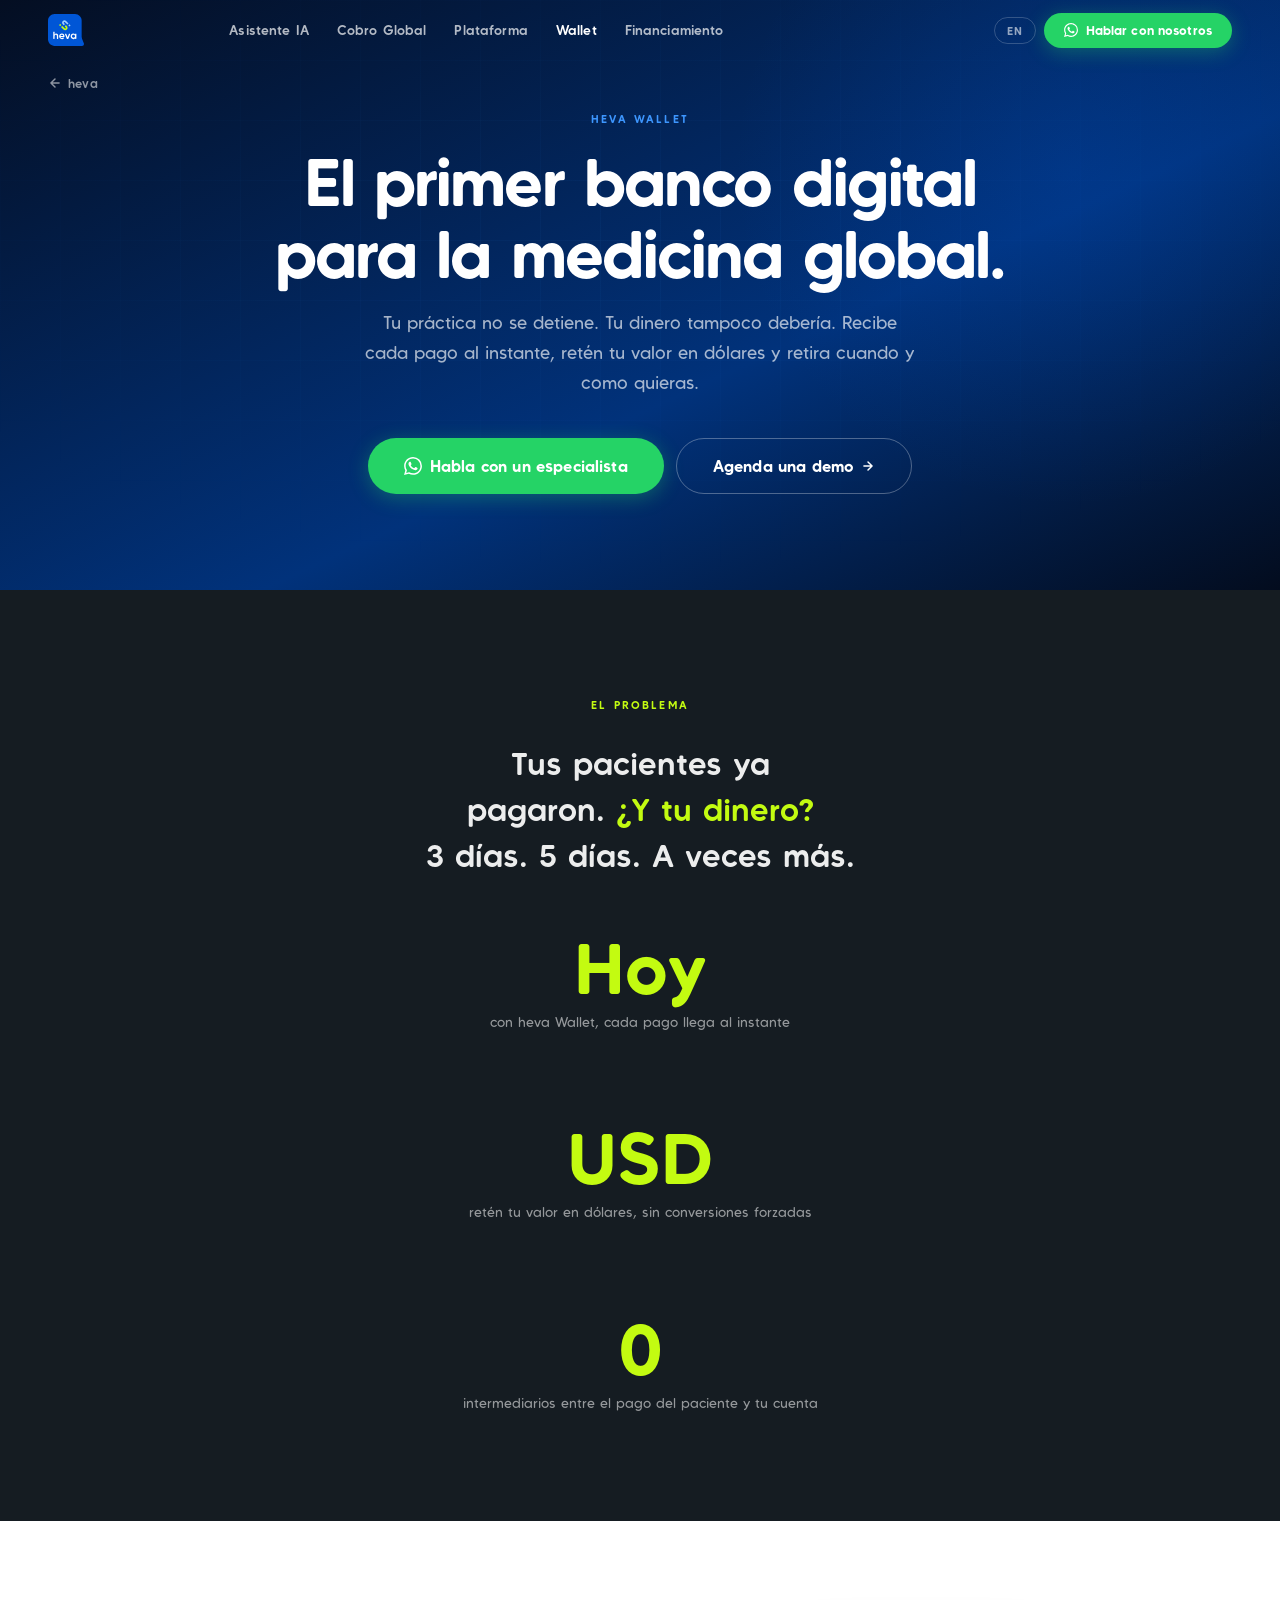
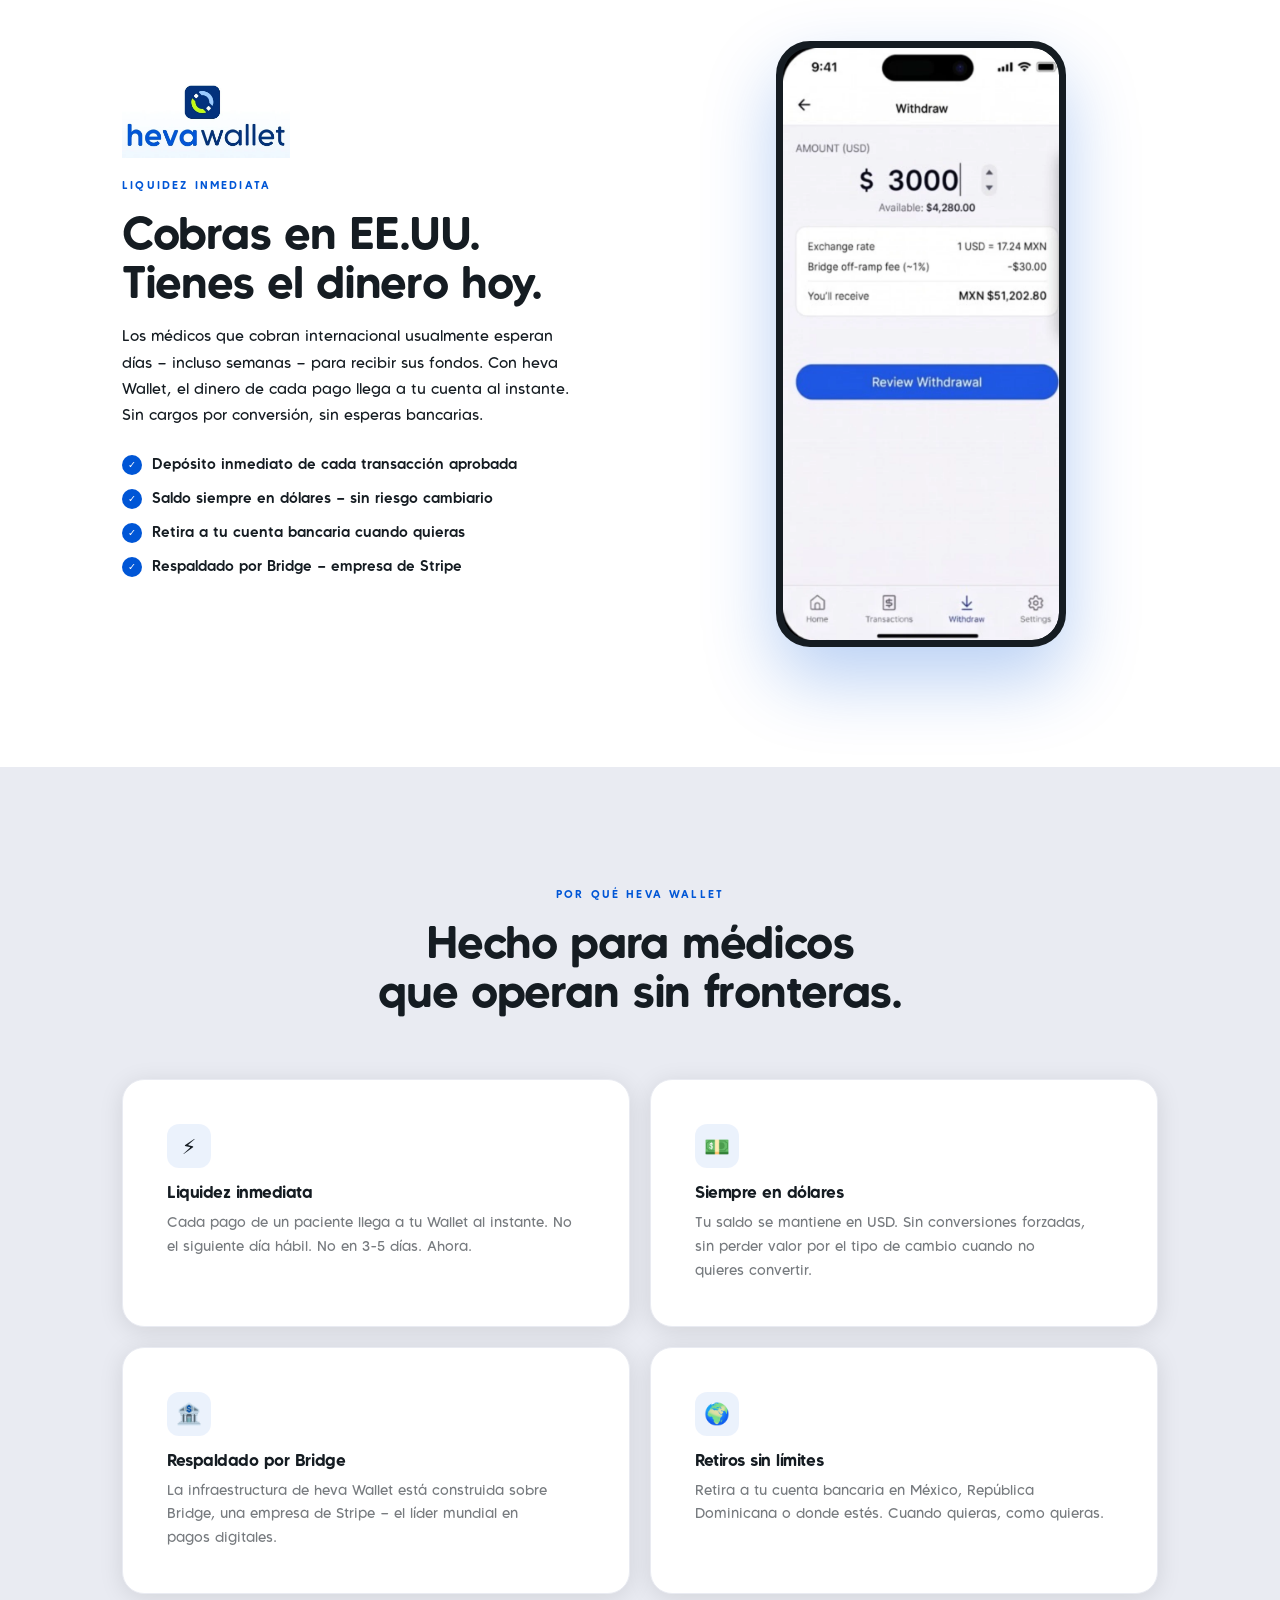
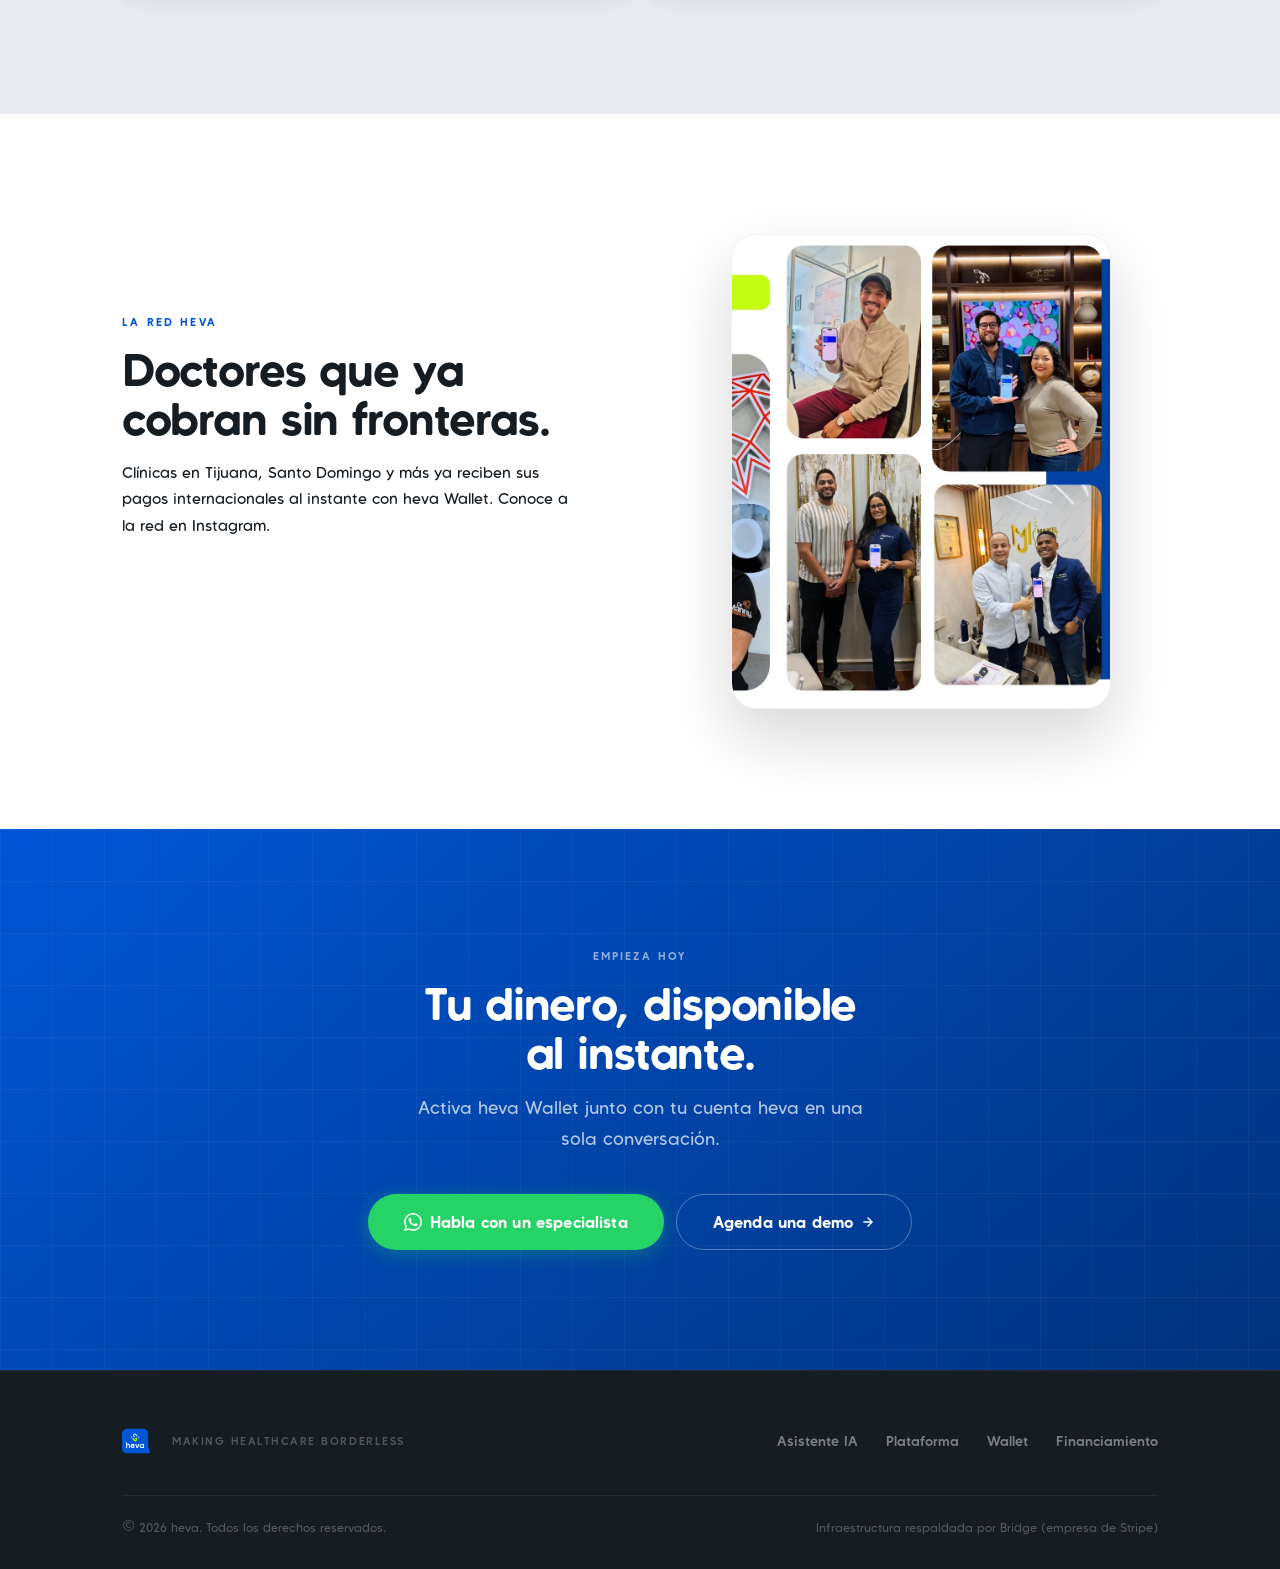
<file: wallet.html>
<!DOCTYPE html>
<html lang="es">
<head>
  <meta charset="UTF-8">
  <meta name="viewport" content="width=device-width, initial-scale=1, viewport-fit=cover">
  <title>heva Wallet — El primer banco digital para la medicina global</title>
  <meta name="description" content="Recibe cada pago al instante, retén tu valor en dólares y retira cuando quieras. heva Wallet: la cuenta digital para médicos que cobran internacionalmente.">

  <meta property="og:title"       content="heva Wallet — El primer banco digital para la medicina global">
  <meta property="og:description" content="Recibe pagos internacionales al instante. Retén tu valor en dólares. Respaldado por Bridge (empresa de Stripe).">
  <meta property="og:image"       content="https://heva-site.pages.dev/og-cover.png?v=4">
  <meta property="og:image:width"  content="1200">
  <meta property="og:image:height" content="630">
  <meta property="og:type"        content="website">

  <link rel="manifest"     href="./manifest.webmanifest">
  <meta name="theme-color" content="#0056D6">
  <link rel="icon"         href="./Submark-Colors-Primary.svg" type="image/svg+xml">

  <link rel="preconnect" href="https://fonts.googleapis.com">
  <link rel="preconnect" href="https://fonts.gstatic.com" crossorigin>
  <link href="https://fonts.googleapis.com/css2?family=Quicksand:wght@500;600;700&display=swap" rel="stylesheet">
  <link rel="stylesheet" href="./css/main.css">
</head>
<body>

  <!-- NAV -->
  <nav class="nav" id="nav" role="navigation" aria-label="Navegación principal">
    <div class="nav__inner">
      <a href="./index.html" class="nav__logo" aria-label="heva — inicio">
        <img src="./Submark-Colors-Primary.svg" alt="" width="34" height="30" loading="eager">
        
      </a>
      <div class="nav__links" role="menubar">
        <a href="./asistente.html"      role="menuitem" data-t="nav-ai">Asistente IA</a>
        <a href="./index.html#cobro"    role="menuitem" data-t="nav-cobro">Cobro Global</a>
        <a href="./plataforma.html"     role="menuitem" data-t="nav-plat">Plataforma</a>
        <a href="./wallet.html"         class="active" role="menuitem" data-t="nav-wallet">Wallet</a>
        <a href="./financiamiento.html" role="menuitem" data-t="nav-fin">Financiamiento</a>
      </div>
      <div class="nav__actions">
        <button class="lang-btn" id="langBtn" aria-label="Cambiar idioma">EN</button>
        <a href="https://wa.me/526647352121?text=Hola%2C%20me%20interesa%20heva%20Wallet"
           class="btn btn-wa btn-sm" target="_blank" rel="noopener noreferrer">
          <svg width="14" height="14" viewBox="0 0 24 24" fill="currentColor" aria-hidden="true"><path d="M17.472 14.382c-.297-.149-1.758-.867-2.03-.967-.273-.099-.471-.148-.67.15-.197.297-.767.966-.94 1.164-.173.199-.347.223-.644.075-.297-.15-1.255-.463-2.39-1.475-.883-.788-1.48-1.761-1.653-2.059-.173-.297-.018-.458.13-.606.134-.133.298-.347.446-.52.149-.174.198-.298.298-.497.099-.198.05-.371-.025-.52-.075-.149-.669-1.612-.916-2.207-.242-.579-.487-.5-.669-.51-.173-.008-.371-.01-.57-.01-.198 0-.52.074-.792.372-.272.297-1.04 1.016-1.04 2.479 0 1.462 1.065 2.875 1.213 3.074.149.198 2.096 3.2 5.077 4.487.709.306 1.262.489 1.694.625.712.227 1.36.195 1.871.118.571-.085 1.758-.719 2.006-1.413.248-.694.248-1.289.173-1.413-.074-.124-.272-.198-.57-.347m-5.421 7.403h-.004a9.87 9.87 0 01-5.031-1.378l-.361-.214-3.741.982.998-3.648-.235-.374a9.86 9.86 0 01-1.51-5.26c.001-5.45 4.436-9.884 9.888-9.884 2.64 0 5.122 1.03 6.988 2.898a9.825 9.825 0 012.893 6.994c-.003 5.45-4.437 9.884-9.885 9.884m8.413-18.297A11.815 11.815 0 0012.05 0C5.495 0 .16 5.335.157 11.892c0 2.096.547 4.142 1.588 5.945L.057 24l6.305-1.654a11.882 11.882 0 005.683 1.448h.005c6.554 0 11.89-5.335 11.893-11.893a11.821 11.821 0 00-3.48-8.413z"/></svg>
          <span data-t="nav-cta">Hablar con nosotros</span>
        </a>
        <button class="nav__burger" id="burger" aria-label="Abrir menú" aria-expanded="false">
          <span></span><span></span><span></span>
        </button>
      </div>
    </div>
    <div class="nav__drawer" id="drawer" role="menu">
      <a href="./asistente.html" data-t="nav-ai">Asistente IA</a>
      <a href="./index.html#cobro" data-t="nav-cobro">Cobro Global</a>
      <a href="./plataforma.html" data-t="nav-plat">Plataforma</a>
      <a href="./wallet.html" data-t="nav-wallet">Wallet</a>
      <a href="./financiamiento.html" data-t="nav-fin">Financiamiento</a>
      <button class="lang-btn" id="langBtnMobile" style="align-self:flex-start;margin-top:8px">EN</button>
      <a href="https://wa.me/526647352121?text=Hola%2C%20me%20interesa%20heva%20Wallet"
         class="btn btn-wa" target="_blank" rel="noopener noreferrer" data-t="nav-cta">Hablar con nosotros</a>
    </div>
  </nav>

  <!-- BACK NAV -->
  <div class="back-nav" aria-label="Regresar al inicio">
    <div class="back-nav__inner">
      <a href="./index.html" class="back-link">
        <svg width="14" height="14" viewBox="0 0 24 24" fill="none" stroke="currentColor" stroke-width="2.5" stroke-linecap="round" stroke-linejoin="round" aria-hidden="true"><path d="M19 12H5M12 5l-7 7 7 7"/></svg>
        heva
      </a>
    </div>
  </div>


  <!-- HERO -->
  <section class="subpage-hero">
    <div class="hero__orb" aria-hidden="true"></div>
    <div class="wrap">
      <div class="subpage-hero__inner">
        <span class="eyebrow reveal" data-t="wa-h-eye">heva Wallet</span>
        <h1 class="reveal d1" data-t="wa-h-h1">El primer banco digital <br>para la medicina global.</h1>
        <p class="sub reveal d2" data-t="wa-h-sub">
          Tu práctica no se detiene. Tu dinero tampoco debería. Recibe cada pago al instante, retén tu valor en dólares y retira cuando y como quieras.
        </p>
        <div class="subpage-hero__ctas reveal d3">
          <a href="https://wa.me/526647352121?text=Hola%2C%20me%20interesa%20heva%20Wallet"
             class="btn btn-wa btn-lg" target="_blank" rel="noopener noreferrer">
            <svg width="18" height="18" viewBox="0 0 24 24" fill="currentColor" aria-hidden="true"><path d="M17.472 14.382c-.297-.149-1.758-.867-2.03-.967-.273-.099-.471-.148-.67.15-.197.297-.767.966-.94 1.164-.173.199-.347.223-.644.075-.297-.15-1.255-.463-2.39-1.475-.883-.788-1.48-1.761-1.653-2.059-.173-.297-.018-.458.13-.606.134-.133.298-.347.446-.52.149-.174.198-.298.298-.497.099-.198.05-.371-.025-.52-.075-.149-.669-1.612-.916-2.207-.242-.579-.487-.5-.669-.51-.173-.008-.371-.01-.57-.01-.198 0-.52.074-.792.372-.272.297-1.04 1.016-1.04 2.479 0 1.462 1.065 2.875 1.213 3.074.149.198 2.096 3.2 5.077 4.487.709.306 1.262.489 1.694.625.712.227 1.36.195 1.871.118.571-.085 1.758-.719 2.006-1.413.248-.694.248-1.289.173-1.413-.074-.124-.272-.198-.57-.347m-5.421 7.403h-.004a9.87 9.87 0 01-5.031-1.378l-.361-.214-3.741.982.998-3.648-.235-.374a9.86 9.86 0 01-1.51-5.26c.001-5.45 4.436-9.884 9.888-9.884 2.64 0 5.122 1.03 6.988 2.898a9.825 9.825 0 012.893 6.994c-.003 5.45-4.437 9.884-9.885 9.884m8.413-18.297A11.815 11.815 0 0012.05 0C5.495 0 .16 5.335.157 11.892c0 2.096.547 4.142 1.588 5.945L.057 24l6.305-1.654a11.882 11.882 0 005.683 1.448h.005c6.554 0 11.89-5.335 11.893-11.893a11.821 11.821 0 00-3.48-8.413z"/></svg>
            <span data-t="hero-wa">Habla con un especialista</span>
          </a>
          <a href="https://calendly.com/evalles-heva/30min"
             class="btn btn-outline btn-lg" target="_blank" rel="noopener noreferrer">
            <span data-t="hero-demo">Agenda una demo</span>
            <svg width="14" height="14" viewBox="0 0 24 24" fill="none" stroke="currentColor" stroke-width="2.5" stroke-linecap="round" stroke-linejoin="round" aria-hidden="true"><path d="M5 12h14M12 5l7 7-7 7"/></svg>
          </a>
        </div>
      </div>
    </div>
  </section>


  <!-- PAIN -->
  <section class="stat-insight">
    <div class="wrap wrap--sm">
      <span class="eyebrow reveal" data-t="wa-pain-eye">El problema</span>
      <p class="stat-insight__quote reveal d1" data-t="wa-pain-quote">
        Tus pacientes ya pagaron. <em>¿Y tu dinero?</em> <br>3 días. 5 días. A veces más.
      </p>
      <div class="stat-insight__metrics reveal d2">
        <div class="stat-insight__metric">
          <span class="stat-insight__val" data-t="wa-pain-v1">Hoy</span>
          <span class="stat-insight__lbl" data-t="wa-pain-l1">con heva Wallet, cada pago llega al instante</span>
        </div>
        <div class="stat-insight__metric">
          <span class="stat-insight__val">USD</span>
          <span class="stat-insight__lbl" data-t="wa-pain-l2">retén tu valor en dólares, sin conversiones forzadas</span>
        </div>
        <div class="stat-insight__metric">
          <span class="stat-insight__val">0</span>
          <span class="stat-insight__lbl" data-t="wa-pain-l3">intermediarios entre el pago del paciente y tu cuenta</span>
        </div>
      </div>
    </div>
  </section>


  <!-- WHAT IS WALLET -->
  <section class="feature light-s">
    <div class="wrap">
      <div class="feature__grid">
        <div class="f-copy reveal">
          <img src="./screenshots/wallet_logo_lockup.webp" alt="heva wallet" width="660" height="310"
               style="width:168px; height:auto; margin-bottom:20px; display:block" loading="lazy">
          <span class="eyebrow" data-t="wa-w-eye">Liquidez inmediata</span>
          <h2 data-t="wa-w-h2">Cobras en EE.UU. Tienes el dinero hoy.</h2>
          <p data-t="wa-w-p">
            Los médicos que cobran internacional usualmente esperan días — incluso semanas — para recibir sus fondos. Con heva Wallet, el dinero de cada pago llega a tu cuenta al instante. Sin cargos por conversión, sin esperas bancarias.
          </p>
          <ul class="f-bullets">
            <li>
              <span class="bullet-icon bullet-blue" aria-hidden="true">✓</span>
              <span data-t="wa-w-b1">Depósito inmediato de cada transacción aprobada</span>
            </li>
            <li>
              <span class="bullet-icon bullet-blue" aria-hidden="true">✓</span>
              <span data-t="wa-w-b2">Saldo siempre en dólares — sin riesgo cambiario</span>
            </li>
            <li>
              <span class="bullet-icon bullet-blue" aria-hidden="true">✓</span>
              <span data-t="wa-w-b3">Retira a tu cuenta bancaria cuando quieras</span>
            </li>
            <li>
              <span class="bullet-icon bullet-blue" aria-hidden="true">✓</span>
              <span data-t="wa-w-b4">Respaldado por Bridge — empresa de Stripe</span>
            </li>
          </ul>
        </div>
        <div class="f-visual reveal d2" style="justify-content:center; align-items:center;">
          <!-- Pantalla real de heva Wallet (render oficial de campaña) -->
          <div style="max-width:290px; border-radius:34px; overflow:hidden; background:#151C22; border:7px solid #151C22; box-shadow:0 32px 72px rgba(0,86,214,0.28)">
            <img src="./screenshots/wallet_app_retiro.webp"
                 alt="heva Wallet — retiro de dólares a tu moneda, con tipo de cambio y comisión visibles en pantalla"
                 loading="lazy" width="664" height="1424" style="display:block; width:100%; height:auto; border-radius:27px">
          </div>
        </div>
      </div>
    </div>
  </section>


  <!-- FEATURES -->
  <section class="feature grey-s">
    <div class="wrap">
      <div class="reveal" style="text-align:center; max-width:600px; margin:0 auto clamp(40px,6vw,64px)">
        <span class="eyebrow" style="margin-bottom:16px; display:block" data-t="wa-f-eye">Por qué heva Wallet</span>
        <h2 data-t="wa-f-h2">Hecho para médicos <br>que operan sin fronteras.</h2>
      </div>
      <div class="feature-card-grid">
        <div class="feature-card reveal d1">
          <div class="feature-card__icon">⚡</div>
          <h3 data-t="wa-f-c1t">Liquidez inmediata</h3>
          <p data-t="wa-f-c1p">Cada pago de un paciente llega a tu Wallet al instante. No el siguiente día hábil. No en 3-5 días. Ahora.</p>
        </div>
        <div class="feature-card reveal d2">
          <div class="feature-card__icon">💵</div>
          <h3 data-t="wa-f-c2t">Siempre en dólares</h3>
          <p data-t="wa-f-c2p">Tu saldo se mantiene en USD. Sin conversiones forzadas, sin perder valor por el tipo de cambio cuando no quieres convertir.</p>
        </div>
        <div class="feature-card reveal d1">
          <div class="feature-card__icon">🏦</div>
          <h3 data-t="wa-f-c3t">Respaldado por Bridge</h3>
          <p data-t="wa-f-c3p">La infraestructura de heva Wallet está construida sobre Bridge, una empresa de Stripe — el líder mundial en pagos digitales.</p>
        </div>
        <div class="feature-card reveal d2">
          <div class="feature-card__icon">🌍</div>
          <h3 data-t="wa-f-c4t">Retiros sin límites</h3>
          <p data-t="wa-f-c4p">Retira a tu cuenta bancaria en México, República Dominicana o donde estés. Cuando quieras, como quieras.</p>
        </div>
      </div>
    </div>
  </section>


  <!-- SOCIAL PROOF -->
  <section class="feature light-s">
    <div class="wrap">
      <div class="feature__grid">
        <div class="f-copy reveal">
          <span class="eyebrow" data-t="wa-sp-eye">La red heva</span>
          <h2 data-t="wa-sp-h2">Doctores que ya cobran sin fronteras.</h2>
          <p data-t="wa-sp-p">
            Clínicas en Tijuana, Santo Domingo y más ya reciben sus pagos internacionales al instante con heva Wallet. Conoce a la red en Instagram.
          </p>
          <a href="https://instagram.com/yourheva" class="btn btn-outline btn-lg" target="_blank" rel="noopener noreferrer" style="margin-top:8px">
            <span data-t="wa-sp-cta">Ver la red en Instagram</span>
            <svg width="14" height="14" viewBox="0 0 24 24" fill="none" stroke="currentColor" stroke-width="2.5" stroke-linecap="round" stroke-linejoin="round" aria-hidden="true"><path d="M5 12h14M12 5l7 7-7 7"/></svg>
          </a>
        </div>
        <div class="f-visual reveal d2">
          <div style="max-width:380px; border-radius:26px; overflow:hidden; box-shadow:0 28px 64px rgba(0,0,0,0.16); border:1px solid rgba(0,0,0,0.06)">
            <img src="./screenshots/wallet_doctores_collage.webp"
                 alt="Doctores de la red heva mostrando su heva Wallet"
                 loading="lazy" width="900" height="1125" style="display:block; width:100%; height:auto">
          </div>
        </div>
      </div>
    </div>
  </section>


  <!-- CTA -->
  <section class="cta-final" id="demo">
    <div class="wrap wrap--sm">
      <span class="eyebrow reveal" data-t="wa-cta-eye">Empieza hoy</span>
      <h2 class="reveal d1" data-t="wa-cta-h2">Tu dinero, disponible <br>al instante.</h2>
      <p class="sub reveal d2" data-t="wa-cta-p">Activa heva Wallet junto con tu cuenta heva en una sola conversación.</p>
      <div class="cta-final__btns reveal d3">
        <a href="https://wa.me/526647352121?text=Hola%2C%20me%20interesa%20heva%20Wallet"
           class="btn btn-wa btn-lg" target="_blank" rel="noopener noreferrer">
          <svg width="18" height="18" viewBox="0 0 24 24" fill="currentColor" aria-hidden="true"><path d="M17.472 14.382c-.297-.149-1.758-.867-2.03-.967-.273-.099-.471-.148-.67.15-.197.297-.767.966-.94 1.164-.173.199-.347.223-.644.075-.297-.15-1.255-.463-2.39-1.475-.883-.788-1.48-1.761-1.653-2.059-.173-.297-.018-.458.13-.606.134-.133.298-.347.446-.52.149-.174.198-.298.298-.497.099-.198.05-.371-.025-.52-.075-.149-.669-1.612-.916-2.207-.242-.579-.487-.5-.669-.51-.173-.008-.371-.01-.57-.01-.198 0-.52.074-.792.372-.272.297-1.04 1.016-1.04 2.479 0 1.462 1.065 2.875 1.213 3.074.149.198 2.096 3.2 5.077 4.487.709.306 1.262.489 1.694.625.712.227 1.36.195 1.871.118.571-.085 1.758-.719 2.006-1.413.248-.694.248-1.289.173-1.413-.074-.124-.272-.198-.57-.347m-5.421 7.403h-.004a9.87 9.87 0 01-5.031-1.378l-.361-.214-3.741.982.998-3.648-.235-.374a9.86 9.86 0 01-1.51-5.26c.001-5.45 4.436-9.884 9.888-9.884 2.64 0 5.122 1.03 6.988 2.898a9.825 9.825 0 012.893 6.994c-.003 5.45-4.437 9.884-9.885 9.884m8.413-18.297A11.815 11.815 0 0012.05 0C5.495 0 .16 5.335.157 11.892c0 2.096.547 4.142 1.588 5.945L.057 24l6.305-1.654a11.882 11.882 0 005.683 1.448h.005c6.554 0 11.89-5.335 11.893-11.893a11.821 11.821 0 00-3.48-8.413z"/></svg>
          <span data-t="hero-wa">Habla con un especialista</span>
        </a>
        <a href="https://calendly.com/evalles-heva/30min"
           class="btn btn-outline btn-lg" target="_blank" rel="noopener noreferrer">
          <span data-t="hero-demo">Agenda una demo</span>
          <svg width="14" height="14" viewBox="0 0 24 24" fill="none" stroke="currentColor" stroke-width="2.5" stroke-linecap="round" stroke-linejoin="round" aria-hidden="true"><path d="M5 12h14M12 5l7 7-7 7"/></svg>
        </a>
      </div>
    </div>
  </section>


  <!-- FOOTER -->
  <footer class="footer" role="contentinfo">
    <div class="wrap">
      <div class="footer__top">
        <a href="./index.html" class="footer__logo" aria-label="heva — inicio">
          <img src="./Submark-Colors-Primary.svg" alt="" width="28" height="25">
          
        </a>
        <p class="footer__tag" data-t="ft-tag">Making Healthcare Borderless</p>
        <nav class="footer__nav" aria-label="Footer">
          <a href="./asistente.html" data-t="nav-ai">Asistente IA</a>
          <a href="./plataforma.html" data-t="nav-plat">Plataforma</a>
          <a href="./wallet.html" data-t="nav-wallet">Wallet</a>
          <a href="./financiamiento.html" data-t="nav-fin">Financiamiento</a>
        </nav>
      </div>
      <div class="footer__bottom">
        <p data-t="ft-c">© 2026 heva. Todos los derechos reservados.</p>
        <p data-t="ft-stripe">Infraestructura respaldada por Bridge (empresa de Stripe)</p>
      </div>
    </div>
  </footer>

  <script src="./js/main.js" defer></script>
</body>
</html>
</file>
<file: css/main.css>
/* ============================================================
   HEVA — Main Stylesheet v2
   Brand: Vital Blue #0056D6 · Lime #C3FB11 · Deep Trust #01327B
          Horizon Light Blue #3D96FE · Soft Grey #E9EBF2
   Font: Made Carving Soft (official brand font)
   Style: Hybrid — dark hero + clean white sections
   ============================================================ */

/* === FONT FACE === */
@font-face {
  font-family: 'Made Carving Soft';
  src: url('../fonts/MADECarvingSoft-Light.woff2') format('woff2'),
       url('../fonts/MADECarvingSoft-Light.otf') format('opentype');
  font-weight: 300;
  font-style: normal;
  font-display: swap;
}
@font-face {
  font-family: 'Made Carving Soft';
  src: url('../fonts/MADECarvingSoft-Regular.woff2') format('woff2'),
       url('../fonts/MADECarvingSoft-Regular.otf') format('opentype');
  font-weight: 400;
  font-style: normal;
  font-display: swap;
}
@font-face {
  font-family: 'Made Carving Soft';
  src: url('../fonts/MADECarvingSoft-Medium.woff2') format('woff2'),
       url('../fonts/MADECarvingSoft-Medium.otf') format('opentype');
  font-weight: 500;
  font-style: normal;
  font-display: swap;
}
@font-face {
  font-family: 'Made Carving Soft';
  src: url('../fonts/MADECarvingSoft-SemiBold.woff2') format('woff2'),
       url('../fonts/MADECarvingSoft-SemiBold.otf') format('opentype');
  font-weight: 600;
  font-style: normal;
  font-display: swap;
}
@font-face {
  font-family: 'Made Carving Soft';
  src: url('../fonts/MADECarvingSoft-Bold.woff2') format('woff2'),
       url('../fonts/MADECarvingSoft-Bold.otf') format('opentype');
  font-weight: 700;
  font-style: normal;
  font-display: swap;
}

/* === TOKENS === */
:root {
  /* Brand colors */
  --blue:      #0056D6;   /* Vital Blue — dominant */
  --blue-d:    #01327B;   /* Deep Trust — dark sections */
  --horizon:   #3D96FE;   /* Horizon Light Blue — accents */
  --lime:      #C3FB11;   /* Vibrant Lime — CTA accent only */
  --black:     #151C22;   /* Brand black */
  --white:     #FFFFFF;
  --soft-grey: #E9EBF2;   /* Soft Grey — alt light bg */
  --healing:   #EAFADF;   /* Healing Green — subtle bg */
  --pastel:    #9ECBFF;   /* Pastel Care */

  /* Hero-only dark palette */
  --hero-bg:   #040e22;

  /* UI helpers */
  --muted-dark:  rgba(255,255,255,0.60);
  --muted-light: rgba(21,28,34,0.58);

  /* Typography */
  --ff: 'Made Carving Soft', 'Quicksand', -apple-system, system-ui, sans-serif;
  --ff-d: var(--ff);
  --ff-b: var(--ff);

  /* Layout */
  --max-w: 1140px;
  --nav-h: 60px;
  --r:     14px;
  --r-lg:  22px;

  /* Spacing */
  --space-section:  clamp(72px, 11vw, 120px);
  --space-hero-top: clamp(48px, 9vw, 96px);

  /* Shadows */
  --shadow:      0 32px 72px rgba(0,0,0,0.34);
  --shadow-blue: 0 12px 40px rgba(0,86,214,0.30);
  --shadow-card: 0 4px 24px rgba(0,0,0,0.10);
  --glow:        0 0 100px rgba(0,86,214,0.20);
}

/* === RESET === */
*, *::before, *::after { box-sizing: border-box; margin: 0; padding: 0; }
html {
  scroll-behavior: smooth;
  -webkit-text-size-adjust: 100%;
  /* Bloquear paneo horizontal en móvil: body-only overflow-x es ignorado
     por los navegadores móviles si la raíz no lo define también. */
  overflow-x: hidden;
  overflow-x: clip;
}
body {
  font-family: var(--ff);
  background: var(--white);
  color: var(--black);
  -webkit-font-smoothing: antialiased;
  -moz-osx-font-smoothing: grayscale;
  overflow-x: hidden;
  overflow-x: clip;
}
img, video { max-width: 100%; height: auto; display: block; }
a { color: inherit; text-decoration: none; }
button { cursor: pointer; font: inherit; }
ul, ol { list-style: none; }

/* === TYPOGRAPHY === */
h1, h2, h3 {
  font-family: var(--ff);
  font-weight: 700;
  line-height: 1.07;
  letter-spacing: -0.028em;
}
h1 { font-size: clamp(2.4rem, 5.6vw, 4.2rem); }
h2 { font-size: clamp(1.9rem, 3.6vw, 3.0rem); }
h3 { font-size: clamp(1.1rem, 1.8vw, 1.35rem); font-weight: 600; }
p  { line-height: 1.70; font-size: clamp(0.95rem, 1.2vw, 1.05rem); font-weight: 400; }

.eyebrow {
  font-family: var(--ff);
  font-size: 0.68rem;
  font-weight: 700;
  letter-spacing: 0.20em;
  text-transform: uppercase;
  display: block;
}

/* === LAYOUT === */
.wrap {
  width: 100%;
  max-width: var(--max-w);
  margin: 0 auto;
  padding: 0 clamp(20px, 5vw, 52px);
}
.wrap--sm { max-width: 680px; }

/* Section skins */
.dark-s  { background: var(--blue-d); color: var(--white); }
.light-s { background: var(--white);  color: var(--black); }
.grey-s  { background: var(--soft-grey); color: var(--black); }

/* ============================================================
   NAV
   ============================================================ */
.nav {
  position: fixed;
  top: 0; left: 0; right: 0;
  z-index: 900;
}
.nav__inner {
  max-width: 1280px;
  margin: 0 auto;
  height: var(--nav-h);
  display: flex;
  align-items: center;
  padding: 0 clamp(16px, 4vw, 48px);
  gap: 20px;
  transition: background 0.35s ease, box-shadow 0.35s ease;
}
.nav.scrolled .nav__inner {
  background: rgba(1, 50, 123, 0.92);
  backdrop-filter: blur(28px);
  -webkit-backdrop-filter: blur(28px);
  box-shadow: 0 1px 0 rgba(255,255,255,0.08);
}

/* Logo */
.nav__logo {
  display: flex;
  align-items: center;
  gap: 10px;
  flex-shrink: 0;
  text-decoration: none;
}
.nav__logo img { height: 32px; width: auto; }
.nav__wordmark {
  font-family: var(--ff);
  font-size: 1.3rem;
  font-weight: 700;
  color: #fff;
  letter-spacing: -0.04em;
}

/* Desktop links */
.nav__links {
  display: none;
  align-items: center;
  gap: 28px;
  margin: 0 auto;
}
.nav__links a {
  font-family: var(--ff);
  font-size: 0.84rem;
  font-weight: 600;
  color: rgba(255,255,255,0.70);
  transition: color 0.2s;
  white-space: nowrap;
  letter-spacing: 0.01em;
}
.nav__links a:hover { color: #fff; }

/* Active page indicator */
.nav__links a.active { color: #fff; }

/* Nav actions */
.nav__actions {
  display: flex;
  align-items: center;
  gap: 8px;
  margin-left: auto;
}

/* Language toggle */
.lang-btn {
  display: block;
  background: none;
  border: 1px solid rgba(255,255,255,0.20);
  color: rgba(255,255,255,0.58);
  font-family: var(--ff);
  font-size: 0.70rem;
  font-weight: 700;
  letter-spacing: 0.08em;
  padding: 5px 12px;
  border-radius: 20px;
  transition: all 0.2s;
}
.lang-btn:hover { border-color: rgba(255,255,255,0.48); color: #fff; }

/* Hamburger */
.nav__burger {
  display: flex;
  flex-direction: column;
  gap: 5px;
  background: none;
  border: none;
  padding: 6px;
}
.nav__burger span {
  display: block;
  width: 22px; height: 2px;
  background: #fff;
  border-radius: 2px;
  transition: all 0.28s ease;
}
.nav__burger.open span:nth-child(1) { transform: translateY(7px) rotate(45deg); }
.nav__burger.open span:nth-child(2) { opacity: 0; transform: scaleX(0); }
.nav__burger.open span:nth-child(3) { transform: translateY(-7px) rotate(-45deg); }

/* Mobile drawer */
.nav__drawer {
  display: none;
  flex-direction: column;
  background: rgba(1,50,123,0.97);
  backdrop-filter: blur(28px);
  -webkit-backdrop-filter: blur(28px);
  border-top: 1px solid rgba(255,255,255,0.07);
  padding: 12px 24px 28px;
  gap: 2px;
}
.nav__drawer.open { display: flex; }
.nav__drawer a {
  font-family: var(--ff);
  font-size: 1rem;
  font-weight: 600;
  color: rgba(255,255,255,0.78);
  padding: 14px 0;
  border-bottom: 1px solid rgba(255,255,255,0.07);
  transition: color 0.2s;
}
.nav__drawer a:last-of-type { border-bottom: none; }
.nav__drawer a:hover { color: #fff; }
.nav__drawer .btn { margin-top: 16px; justify-content: center; }

@media (min-width: 780px) {
  .nav__links  { display: flex; }
  .lang-btn    { display: block; }
  .nav__burger { display: none; }
}

/* ============================================================
   BACK NAV (sub-pages)
   ============================================================ */
.back-nav {
  position: fixed;
  top: var(--nav-h);
  left: 0; right: 0;
  z-index: 800;
  pointer-events: none;
}
.back-nav__inner {
  max-width: 1280px;
  margin: 0 auto;
  padding: 10px clamp(16px, 4vw, 48px);
  pointer-events: auto;
}
.back-link {
  display: inline-flex;
  align-items: center;
  gap: 6px;
  font-family: var(--ff);
  font-size: 0.78rem;
  font-weight: 600;
  color: rgba(255,255,255,0.55);
  letter-spacing: 0.02em;
  transition: color 0.2s;
  padding: 5px 0;
}
.back-link svg { transition: transform 0.2s; }
.back-link:hover { color: rgba(255,255,255,0.90); }
.back-link:hover svg { transform: translateX(-3px); }

/* ============================================================
   BUTTONS
   ============================================================ */
.btn {
  display: inline-flex;
  align-items: center;
  gap: 8px;
  padding: 14px 28px;
  border-radius: 50px;
  font-family: var(--ff);
  font-size: 0.90rem;
  font-weight: 700;
  border: none;
  transition: transform 0.18s ease, box-shadow 0.18s ease, background 0.18s ease;
  white-space: nowrap;
  text-decoration: none;
  cursor: pointer;
  letter-spacing: 0.01em;
}
.btn:active { transform: scale(0.97); }
.btn-lg { padding: 17px 36px; font-size: 1rem; }
.btn-sm { padding: 9px 20px;  font-size: 0.80rem; }

/* WhatsApp */
.btn-wa {
  background: #25D366;
  color: #fff;
  box-shadow: 0 4px 20px rgba(37,211,102,0.32);
}
.btn-wa:hover {
  background: #1dbd58;
  box-shadow: 0 8px 28px rgba(37,211,102,0.44);
  transform: translateY(-2px);
}

/* Primary blue */
.btn-primary {
  background: var(--blue);
  color: #fff;
  box-shadow: var(--shadow-blue);
}
.btn-primary:hover {
  background: #0047b8;
  transform: translateY(-2px);
  box-shadow: 0 16px 40px rgba(0,86,214,0.38);
}

/* Outline white (dark backgrounds) */
.btn-outline {
  background: transparent;
  color: #fff;
  border: 1.5px solid rgba(255,255,255,0.30);
}
.btn-outline:hover {
  border-color: rgba(255,255,255,0.68);
  background: rgba(255,255,255,0.07);
}

/* Outline dark (light sections) */
.btn-outline-dark {
  background: transparent;
  color: var(--black);
  border: 1.5px solid rgba(21,28,34,0.20);
}
.btn-outline-dark:hover {
  border-color: rgba(21,28,34,0.46);
  background: rgba(21,28,34,0.04);
}

/* Ghost (dark bg, subtle) */
.btn-ghost {
  background: rgba(255,255,255,0.06);
  color: var(--pastel);
  border: 1.5px solid rgba(158,203,255,0.22);
  padding: 11px 22px;
  font-size: 0.86rem;
}
.btn-ghost:hover {
  border-color: rgba(158,203,255,0.55);
  color: #fff;
  background: rgba(255,255,255,0.10);
}

/* ============================================================
   HERO
   ============================================================ */
.hero {
  background: linear-gradient(155deg, #040e22 0%, #01327B 55%, #030c1e 100%);
  padding-top: calc(var(--nav-h) + var(--space-hero-top));
  padding-bottom: clamp(64px, 9vw, 104px);
  position: relative;
  overflow: hidden;
  min-height: 100svh;
  display: flex;
  align-items: center;
}

/* Subtle grid overlay */
.hero::before {
  content: '';
  position: absolute;
  inset: 0;
  background-image:
    linear-gradient(rgba(61,150,254,0.06) 1px, transparent 1px),
    linear-gradient(90deg, rgba(61,150,254,0.06) 1px, transparent 1px);
  background-size: 60px 60px;
  mask-image: radial-gradient(ellipse 90% 80% at 65% 30%, black 0%, transparent 72%);
  pointer-events: none;
}

/* Glow orbs */
.hero__orb {
  position: absolute;
  width: 700px; height: 700px;
  background: radial-gradient(circle, rgba(0,86,214,0.18) 0%, transparent 68%);
  top: -180px; right: -140px;
  pointer-events: none;
}
.hero__orb-2 {
  position: absolute;
  width: 400px; height: 400px;
  background: radial-gradient(circle, rgba(195,251,17,0.07) 0%, transparent 70%);
  bottom: -60px; left: -60px;
  pointer-events: none;
}

.hero__grid {
  display: grid;
  gap: clamp(40px, 7vw, 80px);
  align-items: center;
  position: relative;
  z-index: 1;
  width: 100%;
}

.hero__copy .eyebrow { color: var(--horizon); margin-bottom: 20px; }
.hero__title { color: #fff; margin-bottom: 20px; }
.hero__title .accent { color: var(--lime); }
.hero__sub {
  color: var(--muted-dark);
  max-width: 440px;
  margin-bottom: 40px;
  font-size: clamp(1rem, 1.4vw, 1.1rem);
  font-weight: 400;
  line-height: 1.72;
}
.hero__ctas {
  display: flex;
  flex-direction: column;
  gap: 12px;
  max-width: 340px;
}
.hero__ctas .btn { justify-content: center; }

/* Product visual */
.hero__visual { position: relative; }
.hero__visual::after {
  content: '';
  position: absolute;
  inset: -25% -12%;
  background: radial-gradient(ellipse, rgba(0,86,214,0.17) 0%, transparent 62%);
  pointer-events: none;
  z-index: 0;
}

/* Bottom fade into next section */
.hero::after {
  content: '';
  position: absolute;
  bottom: 0; left: 0; right: 0;
  height: 80px;
  background: linear-gradient(to bottom, transparent, rgba(255,255,255,0.03));
  pointer-events: none;
}

@media (min-width: 860px) {
  .hero__grid         { grid-template-columns: 1fr 1fr; }
  .hero__ctas         { flex-direction: row; max-width: none; }
  .hero__ctas .btn    { justify-content: flex-start; }
  .hero__visual       { display: flex; justify-content: flex-end; }
}

/* ============================================================
   PRODUCT FRAMES
   ============================================================ */
.win-frame {
  border-radius: var(--r-lg);
  overflow: hidden;
  box-shadow: var(--shadow), var(--glow);
  border: 1px solid rgba(255,255,255,0.10);
  position: relative;
  z-index: 1;
  max-width: 600px;
  width: 100%;
}
.win-frame--light {
  box-shadow: 0 32px 72px rgba(0,0,0,0.16), 0 0 60px rgba(0,86,214,0.08);
  border-color: rgba(0,0,0,0.07);
}
.win-frame__bar {
  height: 36px;
  display: flex;
  align-items: center;
  padding: 0 14px;
  gap: 7px;
  flex-shrink: 0;
}
.win-frame__bar--dark  { background: #0d1a30; }
.win-frame__bar--light { background: #dde2e8; }
.win-frame__dot {
  width: 10px; height: 10px; border-radius: 50%; flex-shrink: 0;
}
.win-frame__dot:nth-child(1) { background: #ff5f57; }
.win-frame__dot:nth-child(2) { background: #febc2e; }
.win-frame__dot:nth-child(3) { background: #28c840; }
.win-frame__url {
  flex: 1; text-align: center;
  font-size: 0.67rem;
  font-family: 'SF Mono', 'Courier New', monospace;
  letter-spacing: 0.01em;
}
.win-frame__bar--dark  .win-frame__url { color: rgba(255,255,255,0.25); }
.win-frame__bar--light .win-frame__url { color: rgba(0,0,0,0.30); }
.win-frame img {
  width: 100%;
  display: block;
  max-height: 380px;
  object-fit: cover;
  object-position: top;
}

/* Phone frame */
.phone-frame {
  width: 260px;
  aspect-ratio: 9/19.5;
  background: #0d1a30;
  border-radius: 46px;
  border: 10px solid #1a2540;
  box-shadow: var(--shadow);
  overflow: hidden;
  position: relative;
  margin: 0 auto;
}
.phone-frame::before {
  content: '';
  position: absolute;
  top: 10px; left: 50%;
  transform: translateX(-50%);
  width: 80px; height: 5px;
  background: #2a3550;
  border-radius: 3px;
  z-index: 2;
}
.phone-frame img {
  width: 100%;
  height: 100%;
  object-fit: cover;
  object-position: top;
}
.phone-frame--light {
  border-color: #c8d0dc;
  background: #f5f7fa;
  box-shadow: 0 28px 64px rgba(0,0,0,0.16);
}
.phone-frame--light::before { background: #c8d0dc; }

/* ============================================================
   STAT HOOK
   ============================================================ */
.stat-hook { padding: var(--space-section) 0; text-align: center; }
.stat-hook__num {
  font-family: var(--ff);
  font-size: clamp(6rem, 17vw, 10.5rem);
  font-weight: 700;
  line-height: 1;
  color: var(--blue);
  margin-bottom: 20px;
  letter-spacing: -0.04em;
}
.stat-hook__num .sup {
  font-size: 0.40em;
  vertical-align: super;
  color: var(--lime);
  line-height: 0;
}
.stat-hook__text {
  font-size: clamp(1.05rem, 2vw, 1.32rem);
  color: var(--black);
  max-width: 520px;
  margin: 0 auto 12px;
  line-height: 1.55;
  font-weight: 500;
}
.stat-hook__coda {
  font-family: var(--ff);
  font-size: 1.1rem;
  font-weight: 700;
  color: var(--blue);
  letter-spacing: -0.01em;
}

/* ============================================================
   FEATURE SECTIONS
   ============================================================ */
.feature { padding: var(--space-section) 0; }
.feature__grid {
  display: grid;
  gap: clamp(44px, 7vw, 88px);
  align-items: center;
}
@media (min-width: 800px) {
  .feature__grid                { grid-template-columns: 1fr 1fr; }
  .feature__grid.flip .f-copy   { order: 2; }
  .feature__grid.flip .f-visual { order: 1; }
}

.f-copy .eyebrow { margin-bottom: 16px; }
.f-copy h2  { margin-bottom: 16px; }
.f-copy p   { margin-bottom: 26px; max-width: 450px; }

/* Bullets */
.f-bullets {
  margin-bottom: 32px;
  display: flex;
  flex-direction: column;
  gap: 12px;
}
.f-bullets li {
  display: flex;
  align-items: flex-start;
  gap: 10px;
  font-family: var(--ff);
  font-size: 0.92rem;
  font-weight: 600;
  line-height: 1.45;
}
.bullet-icon {
  display: inline-flex;
  align-items: center;
  justify-content: center;
  width: 20px; height: 20px;
  border-radius: 50%;
  font-size: 0.60rem;
  font-weight: 900;
  flex-shrink: 0;
  margin-top: 2px;
}
.bullet-lime { background: var(--lime); color: var(--black); }
.bullet-blue { background: var(--blue); color: #fff; }

.f-visual { display: flex; justify-content: center; }

/* Section color overrides */
.light-s h2         { color: var(--black); }
.light-s p          { color: var(--black); }
.light-s .eyebrow   { color: var(--blue); }
.light-s .f-bullets li { color: var(--black); }
.light-s .muted     { color: var(--muted-light); }

.dark-s .eyebrow    { color: var(--horizon); }
.dark-s h2          { color: var(--white); }
.dark-s p           { color: var(--muted-dark); }
.dark-s .f-bullets li { color: rgba(255,255,255,0.88); }
.dark-s .muted      { color: var(--muted-dark); }

.grey-s .eyebrow    { color: var(--blue); }

/* ============================================================
   INSTAGRAM / RED HEVA
   ============================================================ */
.red-heva { padding: var(--space-section) 0; }
.red-heva__header {
  text-align: center;
  margin-bottom: clamp(36px, 5vw, 60px);
}
.red-heva__header .eyebrow { margin-bottom: 16px; }
.red-heva__header h2 { margin-bottom: 12px; }
.red-heva__header p  { max-width: 480px; margin: 0 auto; }

.ig-wrap { display: flex; justify-content: center; }
.ig-link {
  display: inline-flex;
  flex-direction: column;
  align-items: center;
  gap: 24px;
  transition: transform 0.32s ease;
}
.ig-link:hover { transform: translateY(-6px); }
.ig-cta {
  display: flex;
  align-items: center;
  gap: 6px;
  font-family: var(--ff);
  font-size: 0.90rem;
  font-weight: 700;
  color: var(--blue);
  transition: opacity 0.2s;
}
.ig-link:hover .ig-cta { opacity: 0.70; }

/* ============================================================
   CTA FINAL
   ============================================================ */
.cta-final {
  background: linear-gradient(140deg, #0056D6 0%, #01327B 100%);
  padding: var(--space-section) 0;
  text-align: center;
  position: relative;
  overflow: hidden;
}
.cta-final::before {
  content: '';
  position: absolute;
  inset: 0;
  background-image:
    linear-gradient(rgba(255,255,255,0.04) 1px, transparent 1px),
    linear-gradient(90deg, rgba(255,255,255,0.04) 1px, transparent 1px);
  background-size: 52px 52px;
  pointer-events: none;
}
.cta-final .eyebrow { color: rgba(255,255,255,0.55); margin-bottom: 16px; }
.cta-final h2 { color: #fff; margin-bottom: 16px; }
.cta-final .sub {
  color: rgba(255,255,255,0.70);
  max-width: 480px;
  margin: 0 auto 40px;
  font-size: clamp(1rem, 1.4vw, 1.12rem);
}
.cta-final__btns {
  display: flex;
  justify-content: center;
  gap: 12px;
  flex-wrap: wrap;
  position: relative;
  z-index: 1;
}

/* ============================================================
   FOOTER
   ============================================================ */
.footer {
  background: var(--black);
  border-top: 1px solid rgba(255,255,255,0.07);
  padding: 56px 0 30px;
}
.footer__top {
  display: flex;
  flex-direction: column;
  gap: 22px;
  margin-bottom: 40px;
}
.footer__logo {
  display: flex;
  align-items: center;
  gap: 10px;
  text-decoration: none;
}
.footer__logo img { height: 28px; }
.footer__wordmark {
  font-family: var(--ff);
  font-size: 1.15rem;
  font-weight: 700;
  color: #fff;
  letter-spacing: -0.04em;
}
.footer__tag {
  font-family: var(--ff);
  font-size: 0.68rem;
  font-weight: 600;
  color: rgba(255,255,255,0.26);
  letter-spacing: 0.14em;
  text-transform: uppercase;
}
.footer__nav {
  display: flex;
  flex-wrap: wrap;
  gap: 8px 28px;
}
.footer__nav a {
  font-family: var(--ff);
  font-size: 0.86rem;
  font-weight: 600;
  color: rgba(255,255,255,0.44);
  transition: color 0.2s;
}
.footer__nav a:hover { color: #fff; }
.footer__bottom {
  border-top: 1px solid rgba(255,255,255,0.07);
  padding-top: 22px;
  display: flex;
  flex-wrap: wrap;
  justify-content: space-between;
  gap: 6px;
}
.footer__bottom p {
  font-size: 0.76rem;
  color: rgba(255,255,255,0.26);
}
.footer__bottom a { color: rgba(255,255,255,0.36); transition: color 0.2s; }
.footer__bottom a:hover { color: rgba(255,255,255,0.68); }

@media (min-width: 640px) {
  .footer__top { flex-direction: row; align-items: center; }
  .footer__nav { margin-left: auto; }
}

/* ============================================================
   SUB-PAGE HERO
   ============================================================ */
.subpage-hero {
  background: linear-gradient(155deg, #040e22 0%, #01327B 60%, #030c1e 100%);
  padding-top: calc(var(--nav-h) + 52px);
  padding-bottom: clamp(56px, 8vw, 96px);
  position: relative;
  overflow: hidden;
}
.subpage-hero::before {
  content: '';
  position: absolute;
  inset: 0;
  background-image:
    linear-gradient(rgba(61,150,254,0.05) 1px, transparent 1px),
    linear-gradient(90deg, rgba(61,150,254,0.05) 1px, transparent 1px);
  background-size: 60px 60px;
  mask-image: radial-gradient(ellipse 90% 80% at 50% 40%, black 0%, transparent 72%);
  pointer-events: none;
}
.subpage-hero__inner { position: relative; z-index: 1; text-align: center; }
.subpage-hero .eyebrow { color: var(--horizon); margin-bottom: 20px; }
.subpage-hero h1 { color: #fff; margin-bottom: 18px; max-width: 760px; margin-left: auto; margin-right: auto; }
.subpage-hero .sub {
  color: rgba(255,255,255,0.65);
  max-width: 560px;
  margin: 0 auto 40px;
  font-size: clamp(1rem, 1.4vw, 1.1rem);
  line-height: 1.7;
}
.subpage-hero__ctas {
  display: flex;
  justify-content: center;
  gap: 12px;
  flex-wrap: wrap;
}

/* ============================================================
   FEATURE CARDS (sub-pages)
   ============================================================ */
.feature-card {
  background: var(--white);
  border: 1px solid var(--soft-grey);
  border-radius: var(--r-lg);
  padding: clamp(28px, 4vw, 44px);
  box-shadow: var(--shadow-card);
}
.feature-card-grid {
  display: grid;
  grid-template-columns: 1fr;
  gap: 20px;
  margin-top: 56px;
}
@media (min-width: 680px) {
  .feature-card-grid { grid-template-columns: 1fr 1fr; }
}
.feature-card__icon {
  width: 44px; height: 44px;
  background: rgba(0,86,214,0.08);
  border-radius: 12px;
  display: flex;
  align-items: center;
  justify-content: center;
  margin-bottom: 16px;
  font-size: 1.3rem;
}
.feature-card h3 {
  font-size: 1.05rem;
  font-weight: 700;
  color: var(--black);
  margin-bottom: 8px;
}
.feature-card p {
  font-size: 0.90rem;
  color: var(--muted-light);
  line-height: 1.65;
}

/* ============================================================
   REVEAL ANIMATIONS
   ============================================================ */
.reveal {
  opacity: 0;
  transform: translateY(28px);
  transition:
    opacity  0.72s cubic-bezier(0.25,0.46,0.45,0.94),
    transform 0.72s cubic-bezier(0.25,0.46,0.45,0.94);
}
.reveal.visible { opacity: 1; transform: translateY(0); }
.reveal.d1 { transition-delay: 0.10s; }
.reveal.d2 { transition-delay: 0.22s; }
.reveal.d3 { transition-delay: 0.34s; }
.reveal.d4 { transition-delay: 0.46s; }

@media (prefers-reduced-motion: reduce) {
  .reveal { opacity: 1; transform: none; transition: none; }
}

/* ============================================================
   3-COLUMN CARD GRID (BNPL platforms)
   ============================================================ */
.feature-card-grid--3 {
  display: grid;
  grid-template-columns: 1fr;
  gap: 24px;
  margin-top: 56px;
}
@media (min-width: 680px) {
  .feature-card-grid--3 { grid-template-columns: 1fr 1fr; }
}
@media (min-width: 1020px) {
  .feature-card-grid--3 { grid-template-columns: 1fr 1fr 1fr; }
}

/* ============================================================
   BNPL CARD INTERNALS
   ============================================================ */
.bnpl-card {
  display: flex;
  flex-direction: column;
}
.bnpl-card__platform {
  font-size: 0.70rem;
  font-weight: 700;
  letter-spacing: 0.10em;
  text-transform: uppercase;
  color: var(--muted-light);
  margin-bottom: 4px;
}
.bnpl-card__name {
  font-size: 1.30rem;
  font-weight: 700;
  color: var(--black);
  margin-bottom: 20px;
}
.bnpl-card__plans {
  list-style: none;
  flex: 1;
  margin-bottom: 20px;
}
.bnpl-card__plan {
  display: flex;
  align-items: flex-start;
  gap: 10px;
  padding: 10px 0;
  border-bottom: 1px solid var(--soft-grey);
  font-size: 0.86rem;
  color: var(--black);
  line-height: 1.5;
}
.bnpl-card__plan:last-child { border-bottom: none; }
.bnpl-card__plan-dot {
  width: 6px; height: 6px;
  border-radius: 50%;
  background: var(--blue);
  flex-shrink: 0;
  margin-top: 6px;
}
.bnpl-card__confirm {
  display: flex;
  align-items: center;
  gap: 8px;
  font-size: 0.80rem;
  font-weight: 600;
  color: #1a7a3e;
  background: rgba(26,122,62,0.08);
  border-radius: 8px;
  padding: 10px 14px;
  margin-top: auto;
}

/* ============================================================
   STAT INSIGHT SECTION (ticket promedio)
   ============================================================ */
.stat-insight {
  background: var(--black);
  color: var(--white);
  padding: clamp(64px, 9vw, 108px) 0;
  text-align: center;
}
.stat-insight .eyebrow {
  color: var(--lime);
  margin-bottom: 28px;
  display: block;
}
.stat-insight__quote {
  font-size: clamp(1.35rem, 3.2vw, 2.0rem);
  font-weight: 600;
  line-height: 1.45;
  max-width: 760px;
  margin: 0 auto 52px;
  color: rgba(255,255,255,0.92);
}
.stat-insight__quote em {
  font-style: normal;
  color: var(--lime);
}
.stat-insight__metrics {
  display: flex;
  justify-content: center;
  gap: clamp(32px, 7vw, 96px);
  flex-wrap: wrap;
}
.stat-insight__metric { text-align: center; }
.stat-insight__val {
  font-size: clamp(2.8rem, 7vw, 4.5rem);
  font-weight: 700;
  color: var(--lime);
  display: block;
  line-height: 1;
  margin-bottom: 8px;
}
.stat-insight__lbl {
  font-size: 0.85rem;
  color: rgba(255,255,255,0.55);
  max-width: 140px;
  line-height: 1.4;
}

/* ============================================================
   HEVA STORE MOCKUP
   ============================================================ */

/* Payment method comparison */
.pay-method-grid {
  display: grid;
  grid-template-columns: 1fr;
  gap: 20px;
  margin-top: 48px;
}
@media (min-width: 680px) {
  .pay-method-grid { grid-template-columns: 1fr 1fr; }
}
.pay-method-card {
  background: var(--white);
  border: 1.5px solid var(--soft-grey);
  border-radius: var(--r-lg);
  padding: clamp(24px, 3vw, 36px);
  box-shadow: var(--shadow-card);
}
.pay-method-card__badge {
  display: inline-block;
  font-size: 0.70rem;
  font-weight: 700;
  letter-spacing: 0.08em;
  text-transform: uppercase;
  color: var(--blue);
  background: rgba(0,86,214,0.08);
  border-radius: 6px;
  padding: 4px 10px;
  margin-bottom: 14px;
}
.pay-method-card h3 {
  font-size: 1.15rem;
  font-weight: 700;
  color: var(--black);
  margin-bottom: 10px;
}
.pay-method-card p {
  font-size: 0.87rem;
  color: var(--muted-light);
  line-height: 1.65;
  margin-bottom: 16px;
}
.pay-method-card__use {
  font-size: 0.82rem;
  font-weight: 600;
  color: var(--black);
  opacity: 0.7;
}


/* ============================================================
   TYPOGRAPHY POLISH — evitar palabras viudas/huérfanas
   ============================================================ */
h1, h2, h3,
.stat-insight__quote { text-wrap: balance; }
p, li { text-wrap: pretty; }

/* En móvil, dejar que el navegador balancee los títulos de hero
   en lugar del <br> fijo pensado para escritorio */
@media (max-width: 560px) {
  .hero h1 br,
  .subpage-hero h1 br { display: none; }
}

/* Header compacto en pantallas chicas para que quepa el toggle ES/EN */
@media (max-width: 420px) {
  .nav__inner { gap: 12px; }
  .nav__actions { gap: 6px; }
  .nav__actions .btn-sm { padding: 8px 12px; font-size: 0.72rem; }
  .lang-btn { padding: 5px 9px; }
}
</file>
